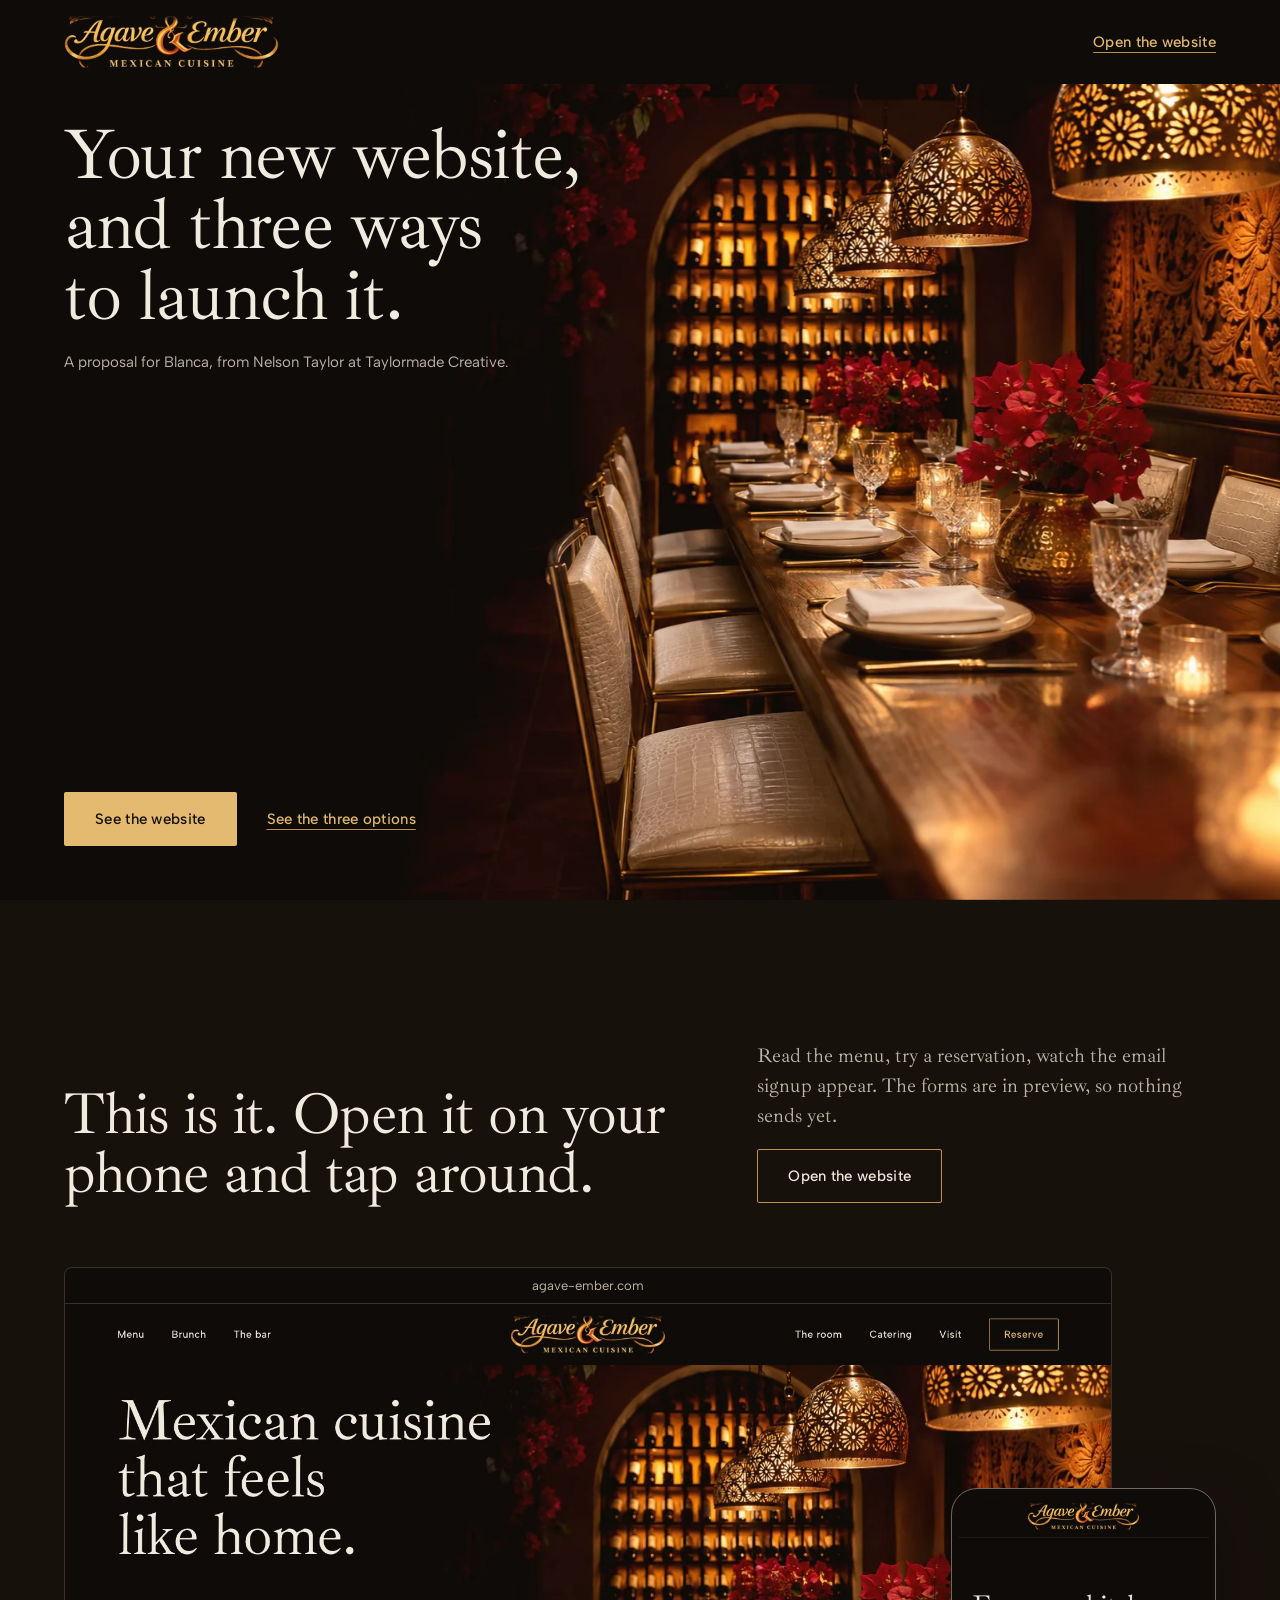
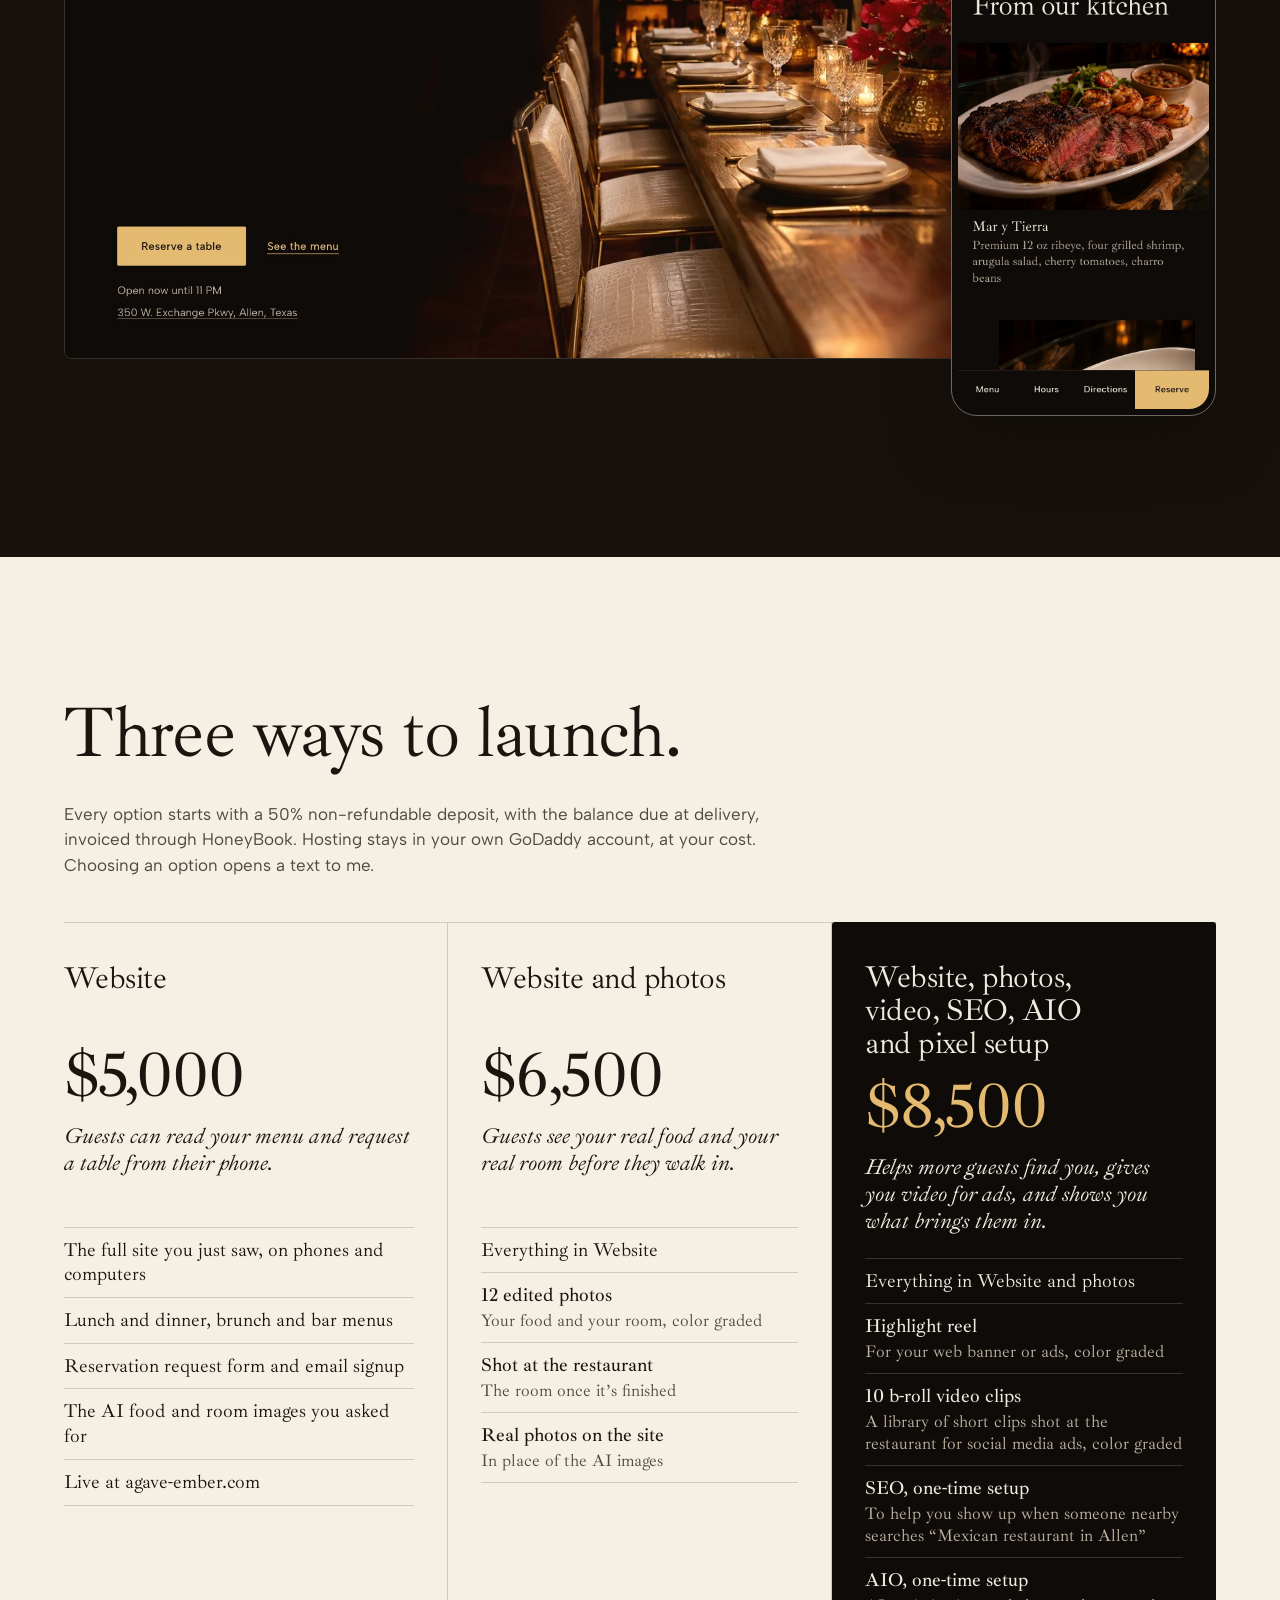
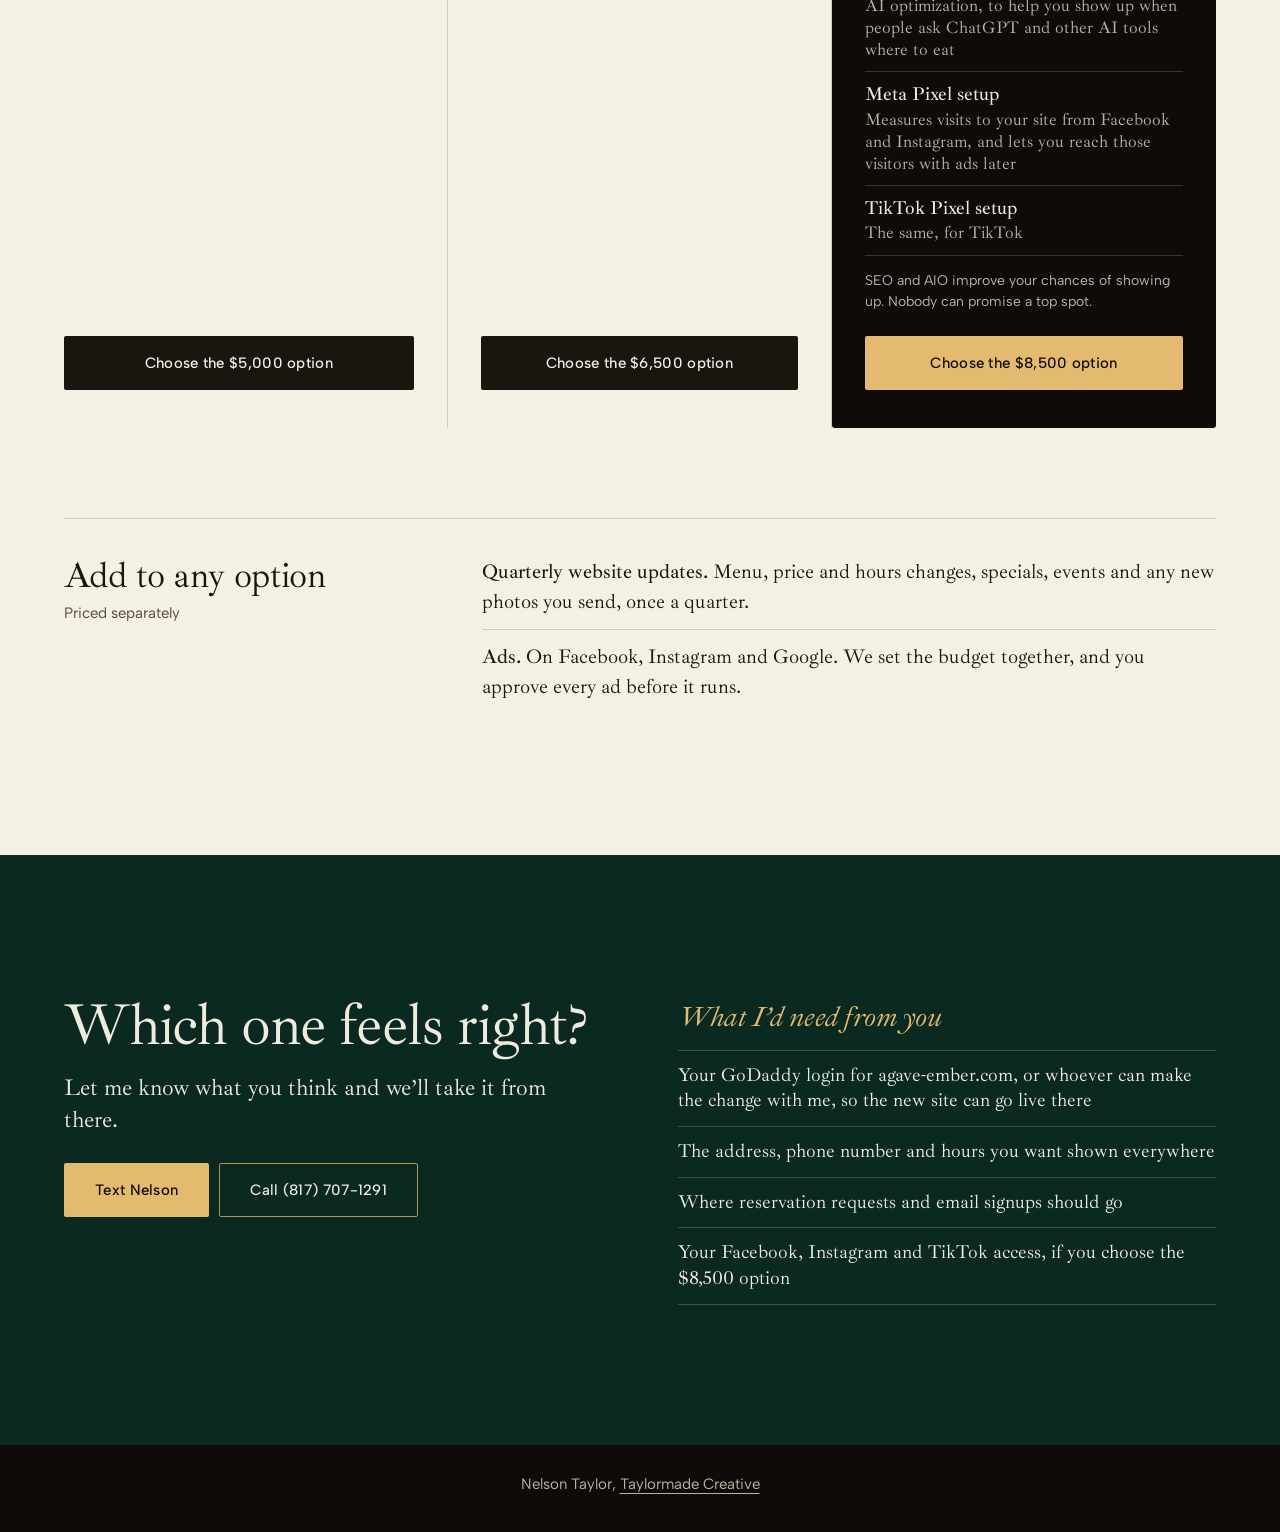
<file: index.html>
<!doctype html>
<html lang="en">
<head>
<meta charset="utf-8">
<meta name="viewport" content="width=device-width, initial-scale=1, viewport-fit=cover">
<title>Agave &amp; Ember: your new website</title>
<meta name="description" content="A proposal for Blanca at Agave &amp; Ember, from Nelson Taylor at Taylormade Creative.">
<meta name="robots" content="noindex, nofollow">
<meta name="theme-color" content="#0f0b08">
<meta property="og:type" content="website">
<meta property="og:title" content="Agave &amp; Ember: your new website">
<meta property="og:description" content="Your new website, and three ways to launch it. A proposal for Blanca from Nelson Taylor at Taylormade Creative.">
<meta property="og:url" content="https://taylormadecreative.github.io/agave-ember-proposal/">
<meta property="og:image" content="https://taylormadecreative.github.io/agave-ember-proposal/site/img/og.jpg?v=2">
<meta property="og:image:width" content="1200">
<meta property="og:image:height" content="630">
<meta property="og:image:alt" content="Agave &amp; Ember Mexican Cuisine logo beside a candlelit private dining table">
<meta name="twitter:card" content="summary_large_image">
<meta name="twitter:image" content="https://taylormadecreative.github.io/agave-ember-proposal/site/img/og.jpg?v=2">
<link rel="icon" type="image/png" href="site/img/favicon.png">
<link rel="apple-touch-icon" href="site/img/apple-touch-icon.png">
<link rel="preconnect" href="https://fonts.googleapis.com">
<link rel="preconnect" href="https://fonts.gstatic.com" crossorigin>
<link href="https://fonts.googleapis.com/css2?family=Albert+Sans:wght@400;500;600&family=Ibarra+Real+Nova:ital,wght@0,400;0,500;1,400&display=swap" rel="stylesheet">
<style>
:root {
  --night: #0f0b08; --night-2: #17110c; --night-line: oklch(0.32 0.018 60); --control-line: oklch(0.52 0.018 60);
  --agave: oklch(0.255 0.04 172); --agave-line: oklch(0.42 0.04 172);
  --paper: oklch(0.955 0.016 85); --paper-line: oklch(0.84 0.03 80);
  --ink: oklch(0.2 0.015 60); --ink-2: oklch(0.41 0.02 60);
  --cream: oklch(0.94 0.016 85); --muted: oklch(0.77 0.024 78);
  --gold: oklch(0.81 0.105 82); --gold-2: oklch(0.68 0.1 78); --gold-ink: oklch(0.47 0.09 72);
  --f-serif: "Ibarra Real Nova", "Iowan Old Style", Georgia, serif; --f-ui: "Albert Sans", system-ui, sans-serif;
  --t-display: clamp(3rem, 5.6vw, 6rem); --t-h2: clamp(2.75rem, 4.6vw, 4.75rem); --t-lg: clamp(1.35rem, 1.8vw, 1.625rem);
  --gutter: clamp(22px, 5vw, 80px); --max: 1320px; --section: clamp(80px, 11vw, 168px); --header-h: 84px;
  --ease-slow: cubic-bezier(0.16, 1, 0.3, 1);
}
*, *::before, *::after { box-sizing: border-box; }
html { overflow-x: clip; scroll-behavior: smooth; scroll-padding-top: 20px; -webkit-text-size-adjust: 100%; }
body { margin: 0; overflow-x: clip; background: var(--night); color: var(--cream); font: 400 1.25rem/1.5 var(--f-serif); font-variant-numeric: lining-nums; -webkit-font-smoothing: antialiased; }
img { display: block; max-width: 100%; height: auto; }
figure { margin: 0; }
a { color: inherit; text-underline-offset: 0.25em; text-decoration-thickness: 1px; }
h1, h2, h3 { font-family: var(--f-serif); font-weight: 400; margin: 0; letter-spacing: -0.018em; }
h2 { font-size: var(--t-h2); line-height: 1; text-wrap: balance; }
p { margin: 0; }
ul { margin: 0; padding: 0; list-style: none; }
:focus-visible { outline: 2px solid var(--gold); outline-offset: 3px; }
.tiers-section :focus-visible { outline-color: var(--ink); }
.tier-full :focus-visible { outline-color: var(--gold); }
.wrap { width: 100%; max-width: calc(var(--max) + var(--gutter) * 2); margin-inline: auto; padding-inline: var(--gutter); }

.btn { display: inline-flex; align-items: center; justify-content: center; min-height: 54px; padding: 14px 30px; border: 1px solid transparent; border-radius: 2px; font: 500 0.9375rem/1.2 var(--f-ui); letter-spacing: 0.02em; text-decoration: none; text-align: center; cursor: pointer; transition: background-color 220ms ease, color 220ms ease, border-color 220ms ease, transform 160ms cubic-bezier(0.23, 1, 0.32, 1); }
.btn:active { transform: scale(0.98); }
.btn-gold { background: var(--gold); color: var(--night); }
.btn-line { border-color: var(--gold-2); color: var(--cream); }
.btn-ink { background: var(--ink); color: var(--paper); }
.text-link { display: inline-flex; align-items: center; min-height: 44px; color: var(--gold); font: 500 0.9375rem/1.2 var(--f-ui); letter-spacing: 0.02em; text-decoration: underline; text-decoration-color: var(--gold-2); text-underline-offset: 0.35em; }
@media (hover: hover) and (pointer: fine) {
  .btn-gold:hover { background: oklch(0.87 0.1 84); }
  .btn-line:hover { background: var(--gold); border-color: var(--gold); color: var(--night); }
  .btn-ink:hover { background: var(--agave); }
  .text-link:hover { color: var(--cream); text-decoration-color: var(--cream); }
}

/* Hero: the site's own */
.top { display: flex; align-items: center; justify-content: space-between; gap: 20px; height: var(--header-h); padding-inline: max(var(--gutter), calc((100vw - var(--max)) / 2)); position: relative; z-index: 2; }
.top img { height: 52px; width: auto; }
.hero { position: relative; min-height: 100dvh; display: flex; flex-direction: column; overflow: clip; }
.hero-photo { position: absolute; z-index: 0; top: var(--header-h); bottom: 0; right: -9vw; width: 100vw; overflow: hidden; }
.hero-photo img { width: 100%; height: 100%; object-fit: cover; object-position: 50% 40%; animation: lightsUp 1500ms ease both; }
@keyframes lightsUp { from { opacity: 0; transform: scale(1.03); } to { opacity: 1; transform: none; } }
.hero-copy { position: relative; z-index: 1; flex: 1; display: flex; flex-direction: column; justify-content: space-between; gap: 40px; width: 100%; max-width: calc(var(--max) + var(--gutter) * 2); margin-inline: auto; padding: clamp(20px, 4dvh, 56px) var(--gutter) clamp(32px, 6dvh, 64px); }
.hero h1 { font-size: var(--t-display); line-height: 0.98; }
.hero-for { color: var(--muted); font: 400 0.9375rem/1.5 var(--f-ui); margin-top: 20px; }
.hero-actions { display: flex; flex-wrap: wrap; align-items: center; gap: 14px 30px; }

/* The website */
.site { padding-block: var(--section); background: var(--night-2); }
.site-head { display: grid; grid-template-columns: minmax(0, 7fr) minmax(0, 5fr); gap: 20px clamp(24px, 4vw, 64px); align-items: end; margin-bottom: clamp(36px, 5vw, 64px); }
.site-head p { color: var(--muted); max-width: 26em; margin-bottom: 18px; }
.stage { position: relative; padding-right: 9%; padding-bottom: 5%; }
.browser { border: 1px solid var(--night-line); border-radius: 8px; overflow: hidden; background: var(--night); }
.bar { display: flex; align-items: center; justify-content: center; height: 36px; font: 400 0.8125rem/1 var(--f-ui); color: var(--muted); border-bottom: 1px solid var(--night-line); }
.phone { position: absolute; right: 0; bottom: 0; width: 23%; padding: 6px; background: var(--night); border: 1px solid var(--control-line); border-radius: 26px; box-shadow: 0 24px 60px rgb(15 11 8 / 0.6); }
.phone img { border-radius: 20px; }

/* Tiers: the menu */
.tiers-section { background: var(--paper); color: var(--ink); padding-block: var(--section); }
.tiers-section h2 { font-size: var(--t-display); margin-bottom: clamp(36px, 5vw, 64px); }
.tiers { display: grid; grid-template-columns: repeat(3, minmax(0, 1fr)); align-items: stretch; border-top: 1px solid var(--paper-line); }
.tier { display: flex; flex-direction: column; padding: clamp(26px, 3vw, 40px) clamp(22px, 2.6vw, 36px) clamp(28px, 3vw, 40px); border-right: 1px solid var(--paper-line); }
.tier:first-child { padding-left: 0; }
.tier h3 { font-size: clamp(1.75rem, 2.4vw, 2.25rem); line-height: 1.08; margin-bottom: 14px; min-height: 2.2em; text-wrap: balance; }
.price { font: 400 clamp(3rem, 5vw, 4.75rem)/1 var(--f-serif); letter-spacing: -0.02em; margin-bottom: 16px; }
.tier-result { font-size: clamp(1.3125rem, 1.7vw, 1.5rem); font-style: italic; line-height: 1.25; min-height: 3.75em; margin-bottom: 22px; }
.tier-full .tier-result { color: var(--cream); }
.tier ul { margin-bottom: 28px; }
.tier li { padding: 10px 0; border-top: 1px solid var(--paper-line); font-size: 1.1875rem; line-height: 1.3; }
.tier li:last-child { border-bottom: 1px solid var(--paper-line); }
.tier li strong { font-weight: 500; }
.tier li span { display: block; color: var(--ink-2); font-size: 1.0625rem; margin-top: 2px; }
.tier .btn { margin-top: auto; width: 100%; }
.tier-full { background: var(--night); color: var(--cream); border-right: 0; border-radius: 3px; margin-top: -1px; }
.tier-full li { border-color: var(--night-line) !important; }
.tier-full li span { color: var(--muted); }
.tier-full .price { color: var(--gold); }
.terms { margin-top: calc(clamp(36px, 5vw, 64px) * -0.5); margin-bottom: clamp(28px, 3.5vw, 44px); max-width: 44em; font: 400 1.0625rem/1.5 var(--f-ui); color: var(--ink-2); }
.tier-index { display: none; }
.tier-note { margin: -14px 0 24px; font: 400 0.875rem/1.5 var(--f-ui); color: var(--muted); }
.addons { display: grid; grid-template-columns: minmax(0, 4fr) minmax(0, 8fr); gap: 20px clamp(24px, 4vw, 64px); margin-top: clamp(56px, 7vw, 96px); padding-top: clamp(28px, 3vw, 40px); border-top: 1px solid var(--paper-line); }
.addons h3 { font-size: clamp(1.9rem, 2.8vw, 2.5rem); line-height: 1.05; }
.addons h3 span { display: block; margin-top: 8px; font: 400 0.9375rem/1.4 var(--f-ui); letter-spacing: 0; color: var(--ink-2); }
.addons li { padding-block: 12px; border-top: 1px solid var(--paper-line); }
.addons li:first-child { border-top: 0; padding-top: 0; }
.addons strong { font-weight: 500; }

/* Next */
.next { background: var(--agave); padding-block: var(--section); }
.next-grid { display: grid; grid-template-columns: minmax(0, 6fr) minmax(0, 6fr); gap: 44px clamp(32px, 6vw, 96px); align-items: start; }
.next h2 { margin-bottom: 18px; }
.next-lead { font-size: var(--t-lg); line-height: 1.35; max-width: 22em; margin-bottom: 28px; }
.next-actions { display: flex; flex-wrap: wrap; gap: 10px; }
.next h3 { font-size: clamp(1.6rem, 2.2vw, 2rem); font-style: italic; color: var(--gold); margin-bottom: 12px; }
.next li { padding-block: 12px; border-top: 1px solid var(--agave-line); font-size: 1.1875rem; line-height: 1.35; }
.next li:last-child { border-bottom: 1px solid var(--agave-line); }
.sign { padding: 28px var(--gutter) 36px; text-align: center; font: 400 0.9375rem/1.5 var(--f-ui); color: var(--muted); }

@media (max-width: 1000px) {
  .tier-index { display: block; margin: -6px 0 26px; border-top: 1px solid var(--paper-line); }
  .tier-index a { display: flex; align-items: center; justify-content: space-between; gap: 18px; min-height: 52px; padding-block: 10px; font-size: 1.1875rem; line-height: 1.2; color: var(--ink); text-decoration: none; border-bottom: 1px solid var(--paper-line); }
  .tier-index a span:last-child { flex: none; font-size: 1.4375rem; }
  .terms { margin-top: 0; }
  .tier { scroll-margin-top: 12px; }
  .tiers { grid-template-columns: minmax(0, 1fr); border-top: 0; gap: 0; }
  .tier, .tier:first-child { padding: 28px 0 36px; border-right: 0; border-top: 1px solid var(--paper-line); }
  .tier h3 { min-height: 0; }
  .tier-result { min-height: 0; }
  .tier-full { padding: 28px 24px 32px; margin-inline: calc(var(--gutter) * -1 + 8px); border-top: 0; }
}
@media (max-width: 860px) {
  :root { --header-h: 66px; }
  .top { justify-content: center; }
  .top .text-link { display: none; }
  .top img { height: 42px; }
  .hero { min-height: 0; }
  .hero-photo { position: relative; top: auto; bottom: auto; right: auto; width: 100%; }
  .hero-photo img { height: auto; aspect-ratio: 1.12; max-height: 58dvh; object-position: 72% 60%; }
  .hero-copy { display: block; padding: 22px var(--gutter) 44px; }
  .hero h1 { font-size: clamp(2.9rem, 12.6vw, 5.5rem); }
  .hero-for { margin: 16px 0 24px; }
  .site-head, .addons, .next-grid { grid-template-columns: minmax(0, 1fr); }
  .stage { padding-right: 0; padding-bottom: 26%; }
  .phone { width: 36%; right: 4%; border-radius: 20px; padding: 4px; }
  .phone img { border-radius: 16px; }
  .bar { height: 28px; font-size: 0.6875rem; }
  .next-actions .btn { flex: 1 1 100%; }
}
@media (prefers-reduced-motion: reduce) {
  html { scroll-behavior: auto; }
  *, *::before, *::after { animation: none !important; transition: none !important; }
}
</style>
</head>
<body>

<div class="hero">
  <header class="top">
    <img src="site/img/logo-wordmark.webp" alt="Agave &amp; Ember Mexican Cuisine" width="640" height="155">
    <a class="text-link" href="site/" target="_blank" rel="noopener">Open the website</a>
  </header>
  <figure class="hero-photo">
    <img width="1536" height="1024" src="site/img/hero-dining-1536.webp" srcset="site/img/hero-dining-1000.webp 1000w, site/img/hero-dining-1536.webp 1536w" sizes="100vw" alt="A candlelit private dining table with gold-framed chairs and an arched wine wall" fetchpriority="high">
  </figure>
  <div class="hero-copy">
    <div>
      <h1>Your new website,<br>and three ways<br>to launch it.</h1>
      <p class="hero-for">A proposal for Blanca, from Nelson Taylor at Taylormade Creative.</p>
    </div>
    <div class="hero-actions">
      <a class="btn btn-gold" href="site/" target="_blank" rel="noopener">See the website</a>
      <a class="text-link" href="#options">See the three options</a>
    </div>
  </div>
</div>

<main>
<section class="site" aria-labelledby="site-title">
  <div class="wrap">
    <div class="site-head">
      <h2 id="site-title">This is it. Open it on your phone and tap around.</h2>
      <div>
        <p>Read the menu, try a reservation, watch the email signup appear. The forms are in preview, so nothing sends yet.</p>
        <a class="btn btn-line" href="site/" target="_blank" rel="noopener">Open the website</a>
      </div>
    </div>
    <div class="stage">
      <div class="browser">
        <div class="bar">agave-ember.com</div>
        <img src="img/shot-desktop.jpg" alt="The Agave &amp; Ember website on a computer, showing the private dining hero" width="1800" height="1125" loading="lazy">
      </div>
      <div class="phone"><img src="img/shot-phone.jpg" alt="The Agave &amp; Ember website on a phone, showing the kitchen section" width="780" height="1600" loading="lazy"></div>
    </div>
  </div>
</section>

<section class="tiers-section" id="options" aria-labelledby="options-title">
  <div class="wrap">
    <h2 id="options-title">Three ways to launch.</h2>
    <ul class="tier-index" aria-label="The three options">
      <li><a href="#tier-1"><span>Website</span><span>$5,000</span></a></li>
      <li><a href="#tier-2"><span>Website and photos</span><span>$6,500</span></a></li>
      <li><a href="#tier-3"><span>Website, photos, video, SEO, AIO and pixel setup</span><span>$8,500</span></a></li>
    </ul>
    <p class="terms">Every option starts with a 50% non-refundable deposit, with the balance due at delivery, invoiced through HoneyBook. Hosting stays in your own GoDaddy account, at your cost. Choosing an option opens a text to me.</p>
    <div class="tiers">
      <article class="tier" id="tier-1">
        <h3>Website</h3>
        <p class="price">$5,000</p>
        <p class="tier-result">Guests can read your menu and request a table from their phone.</p>
        <ul>
          <li>The full site you just saw, on phones and computers</li>
          <li>Lunch and dinner, brunch and bar menus</li>
          <li>Reservation request form and email signup</li>
          <li>The AI food and room images you asked for</li>
          <li>Live at agave-ember.com</li>
        </ul>
        <a class="btn btn-ink" href="sms:+18177071291?&amp;body=Hi%20Nelson%2C%20this%20is%20Blanca%20from%20Agave%20%26%20Ember.%20I%20would%20like%20to%20go%20with%20the%20Website%20option%20at%20%245%2C000.">Choose the $5,000 option</a>
      </article>
      <article class="tier" id="tier-2">
        <h3>Website and photos</h3>
        <p class="price">$6,500</p>
        <p class="tier-result">Guests see your real food and your real room before they walk in.</p>
        <ul>
          <li>Everything in Website</li>
          <li><strong>12 edited photos</strong><span>Your food and your room, color graded</span></li>
          <li><strong>Shot at the restaurant</strong><span>The room once it’s finished</span></li>
          <li><strong>Real photos on the site</strong><span>In place of the AI images</span></li>
        </ul>
        <a class="btn btn-ink" href="sms:+18177071291?&amp;body=Hi%20Nelson%2C%20this%20is%20Blanca%20from%20Agave%20%26%20Ember.%20I%20would%20like%20to%20go%20with%20the%20Website%20and%20photos%20option%20at%20%246%2C500.">Choose the $6,500 option</a>
      </article>
      <article class="tier tier-full" id="tier-3">
        <h3>Website, photos, video, SEO, AIO and pixel setup</h3>
        <p class="price">$8,500</p>
        <p class="tier-result">Helps more guests find you, gives you video for ads, and shows you what brings them in.</p>
        <ul>
          <li>Everything in Website and photos</li>
          <li><strong>Highlight reel</strong><span>For your web banner or ads, color graded</span></li>
          <li><strong>10 b-roll video clips</strong><span>A library of short clips shot at the restaurant for social media ads, color graded</span></li>
          <li><strong>SEO, one-time setup</strong><span>To help you show up when someone nearby searches “Mexican restaurant in Allen”</span></li>
          <li><strong>AIO, one-time setup</strong><span>AI optimization, to help you show up when people ask ChatGPT and other AI tools where to eat</span></li>
          <li><strong>Meta Pixel setup</strong><span>Measures visits to your site from Facebook and Instagram, and lets you reach those visitors with ads later</span></li>
          <li><strong>TikTok Pixel setup</strong><span>The same, for TikTok</span></li>
        </ul>
        <p class="tier-note">SEO and AIO improve your chances of showing up. Nobody can promise a top spot.</p>
        <a class="btn btn-gold" href="sms:+18177071291?&amp;body=Hi%20Nelson%2C%20this%20is%20Blanca%20from%20Agave%20%26%20Ember.%20I%20would%20like%20to%20go%20with%20the%20Website%2C%20photos%2C%20video%2C%20SEO%2C%20AIO%20and%20pixel%20setup%20option%20at%20%248%2C500.">Choose the $8,500 option</a>
      </article>
    </div>
    <div class="addons">
      <h3>Add to any option<span>Priced separately</span></h3>
      <ul>
        <li><strong>Quarterly website updates.</strong> Menu, price and hours changes, specials, events and any new photos you send, once a quarter.</li>
        <li><strong>Ads.</strong> On Facebook, Instagram and Google. We set the budget together, and you approve every ad before it runs.</li>
      </ul>
    </div>
  </div>
</section>

<section class="next" aria-labelledby="next-title">
  <div class="wrap next-grid">
    <div>
      <h2 id="next-title">Which one feels right?</h2>
      <p class="next-lead">Let me know what you think and we’ll take it from there.</p>
      <div class="next-actions">
        <a class="btn btn-gold" href="sms:+18177071291?&amp;body=Hi%20Nelson%2C%20this%20is%20Blanca%20from%20Agave%20%26%20Ember.%20I%20have%20a%20question%20about%20the%20proposal.">Text Nelson</a>
        <a class="btn btn-line" href="tel:+18177071291">Call (817) 707-1291</a>
      </div>
    </div>
    <div>
      <h3>What I’d need from you</h3>
      <ul>
        <li>Your GoDaddy login for agave-ember.com, or whoever can make the change with me, so the new site can go live there</li>
        <li>The address, phone number and hours you want shown everywhere</li>
        <li>Where reservation requests and email signups should go</li>
        <li>Your Facebook, Instagram and TikTok access, if you choose the $8,500 option</li>
      </ul>
    </div>
  </div>
</section>

</main>

<p class="sign">Nelson Taylor, <a href="https://www.taylormadecreative.net" target="_blank" rel="noopener">Taylormade Creative</a></p>

</body>
</html>
</file>
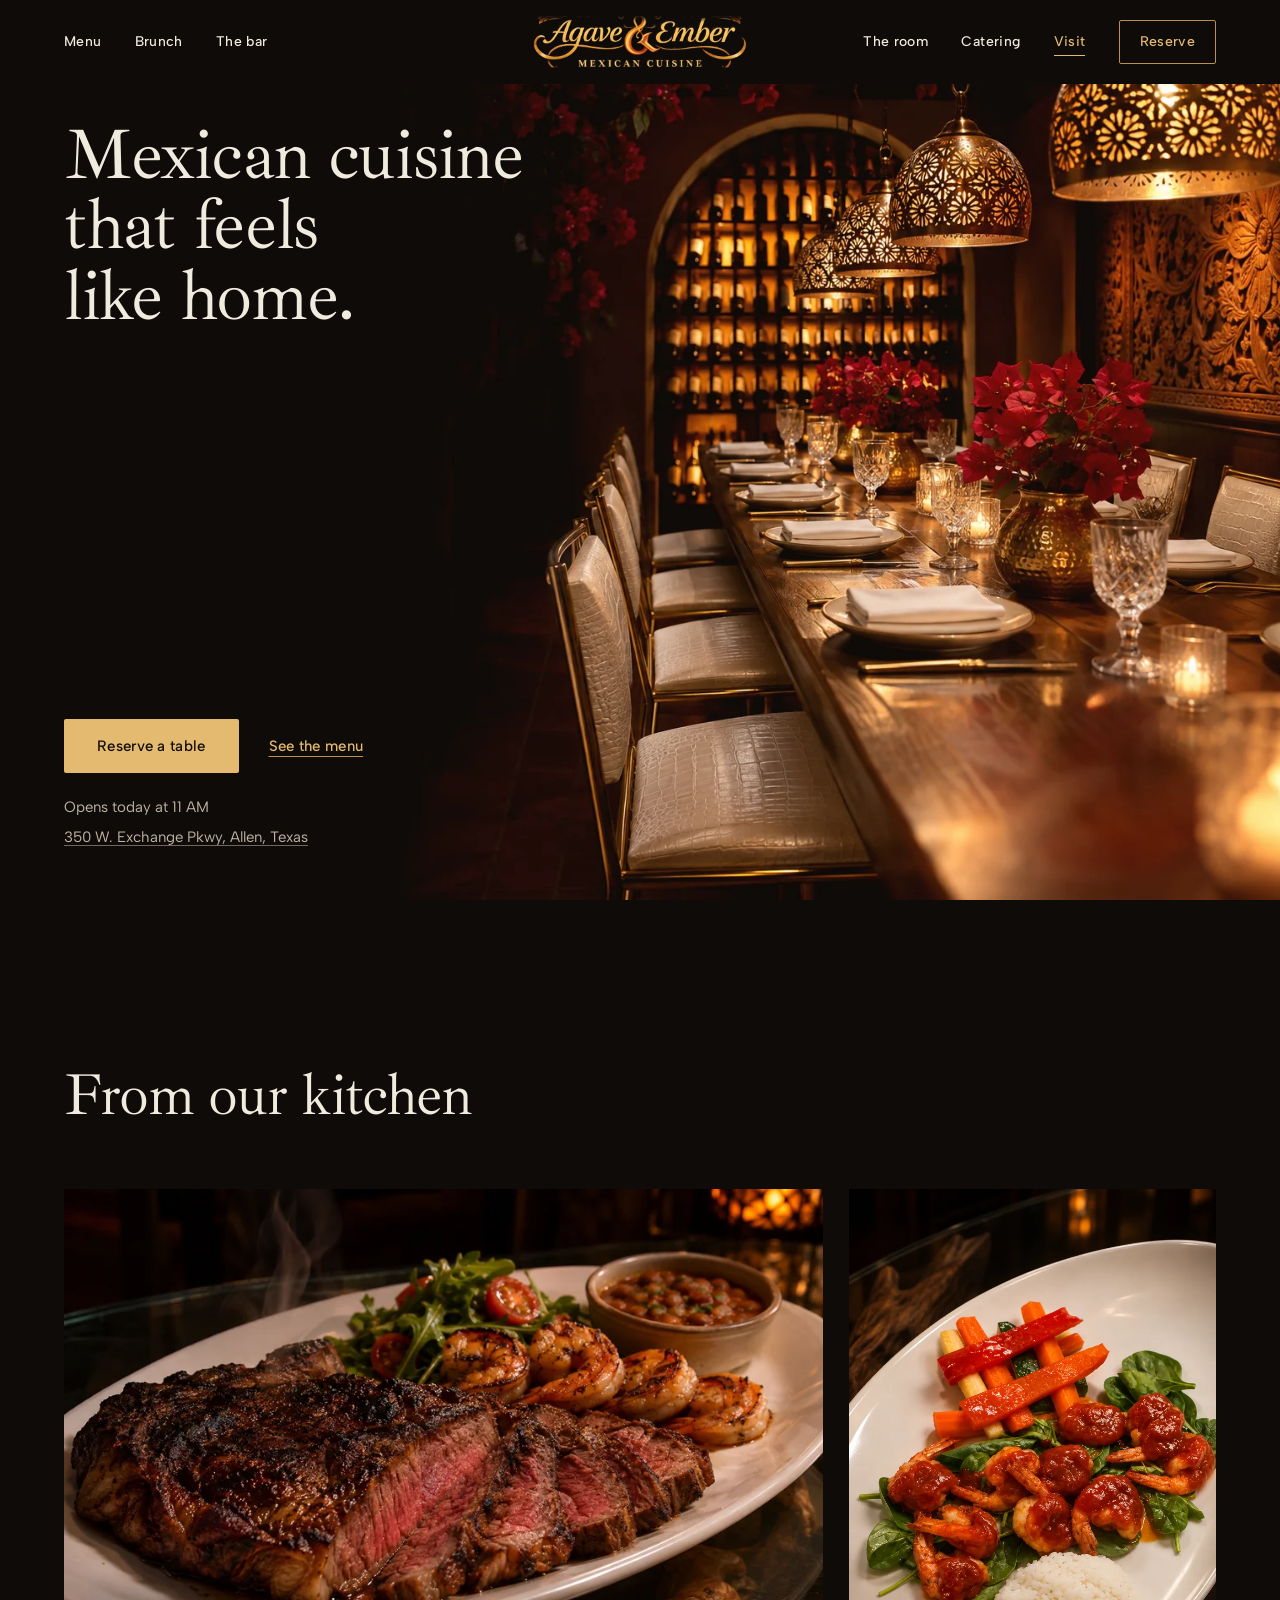
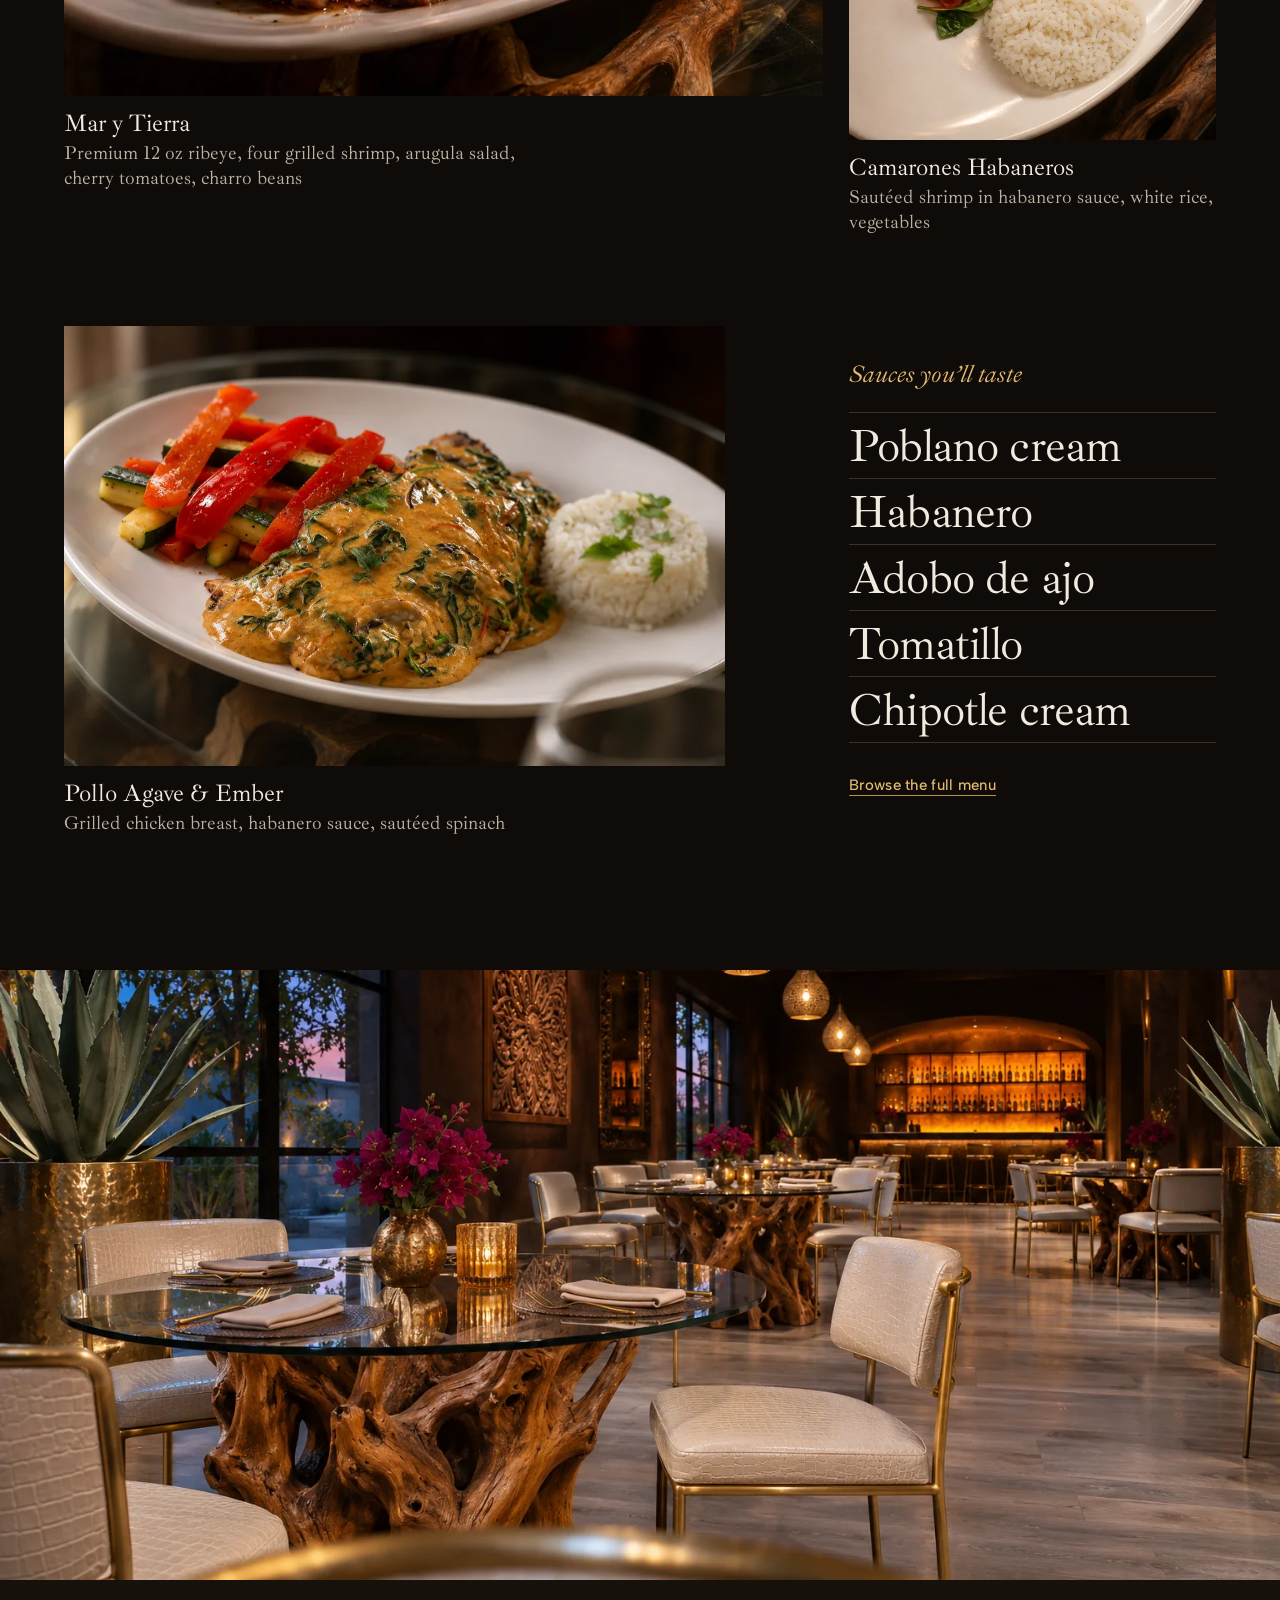
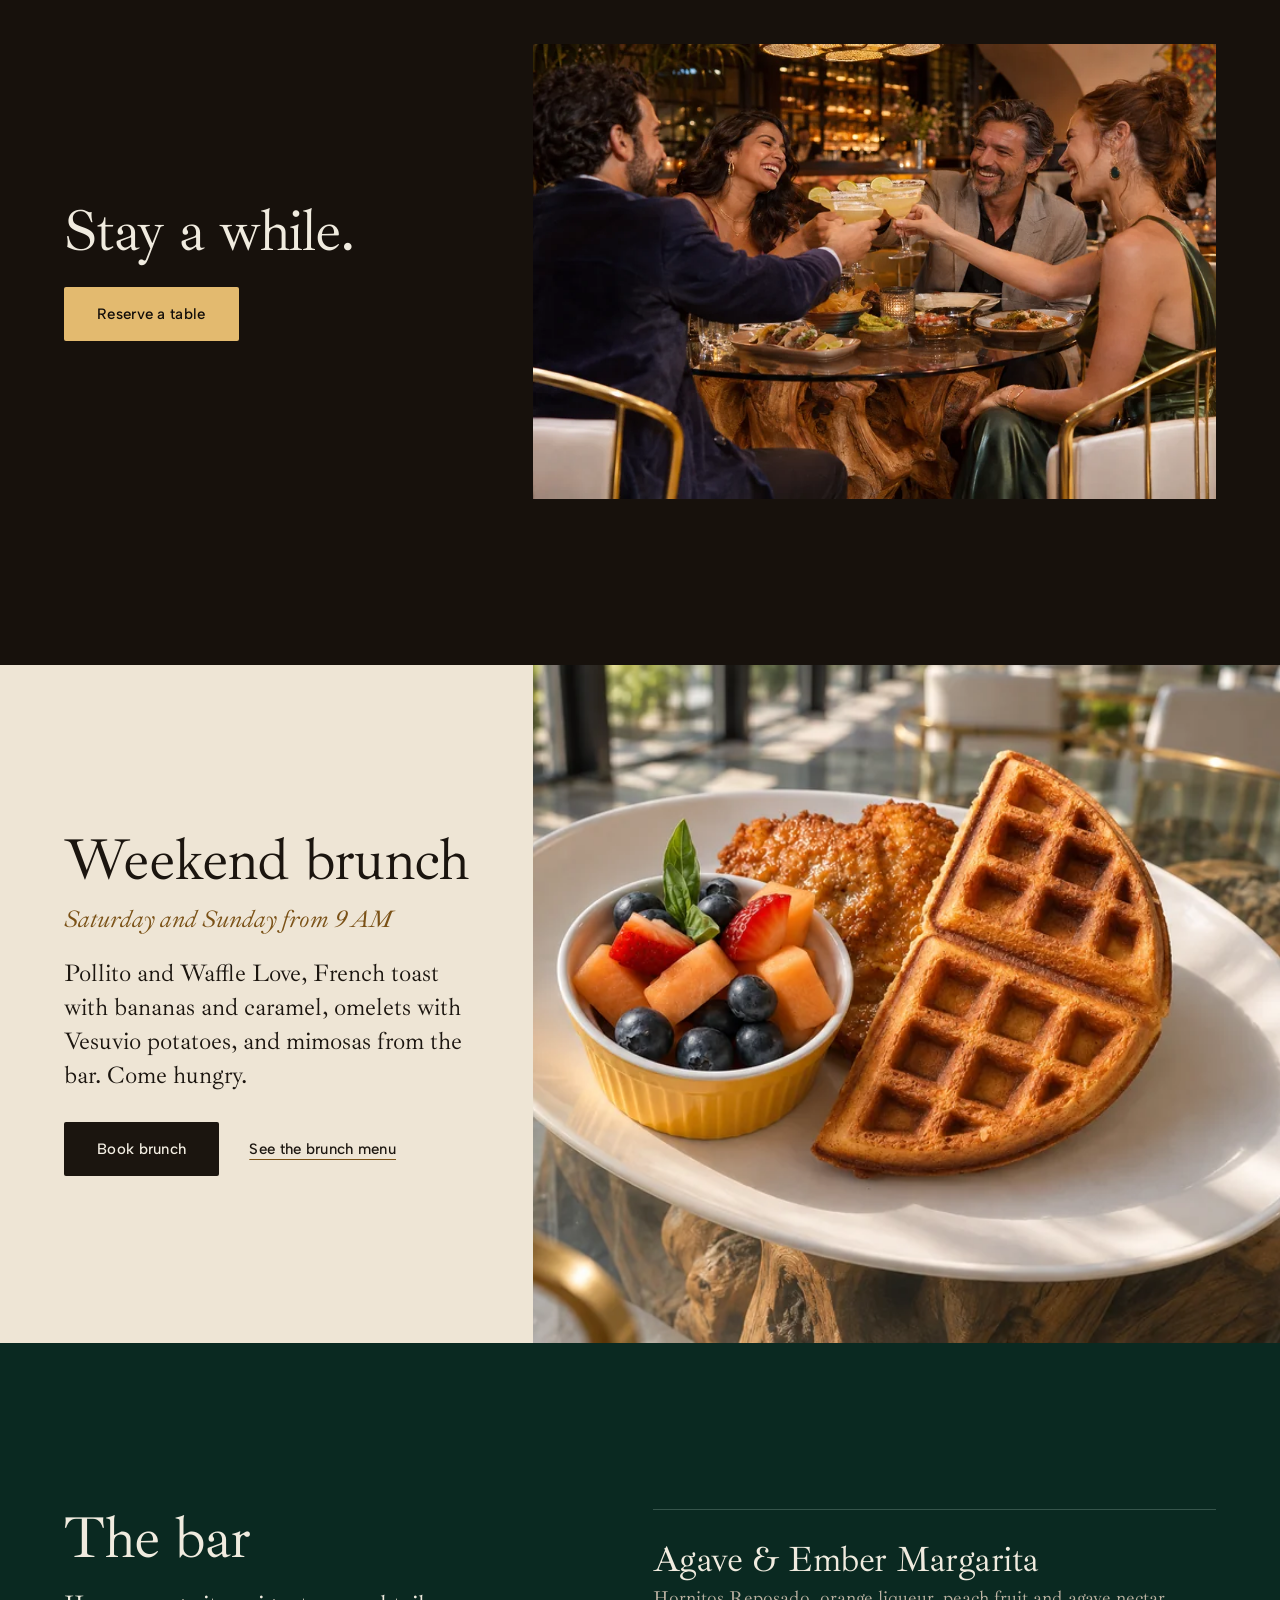
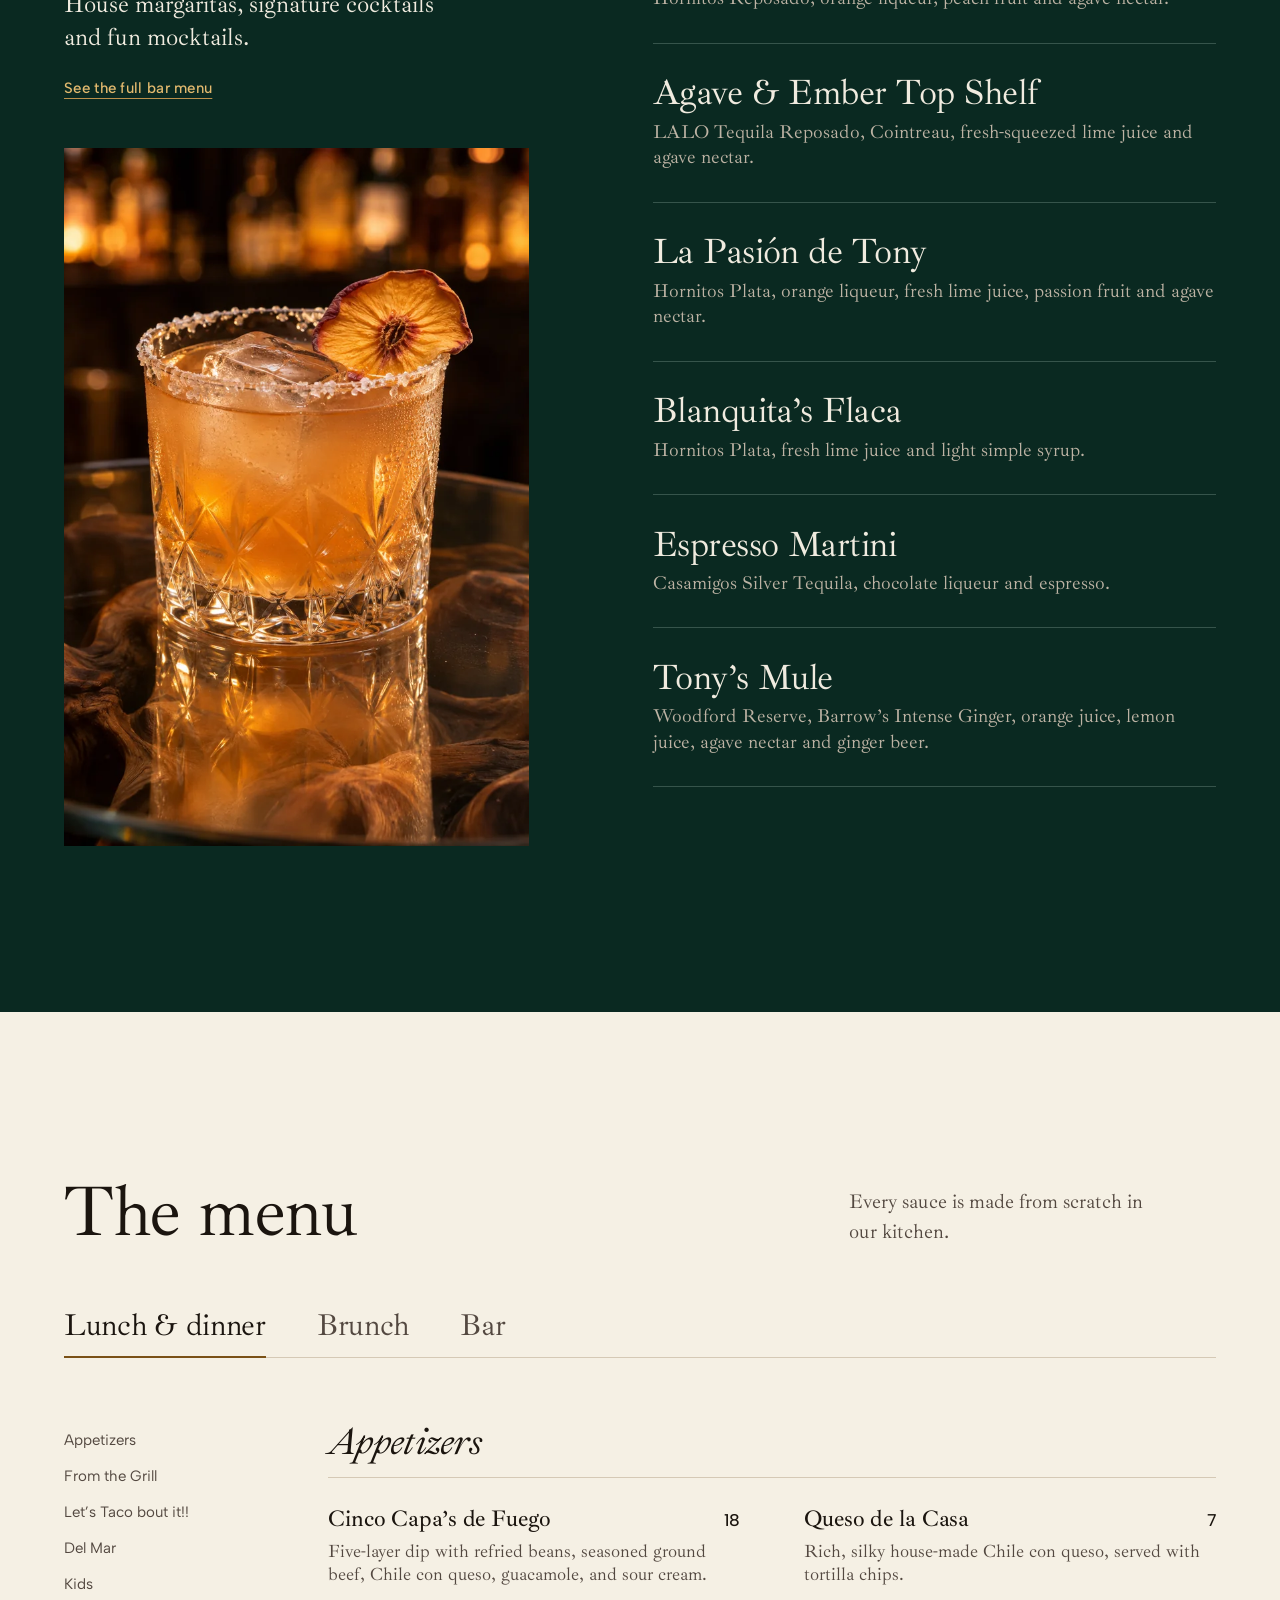
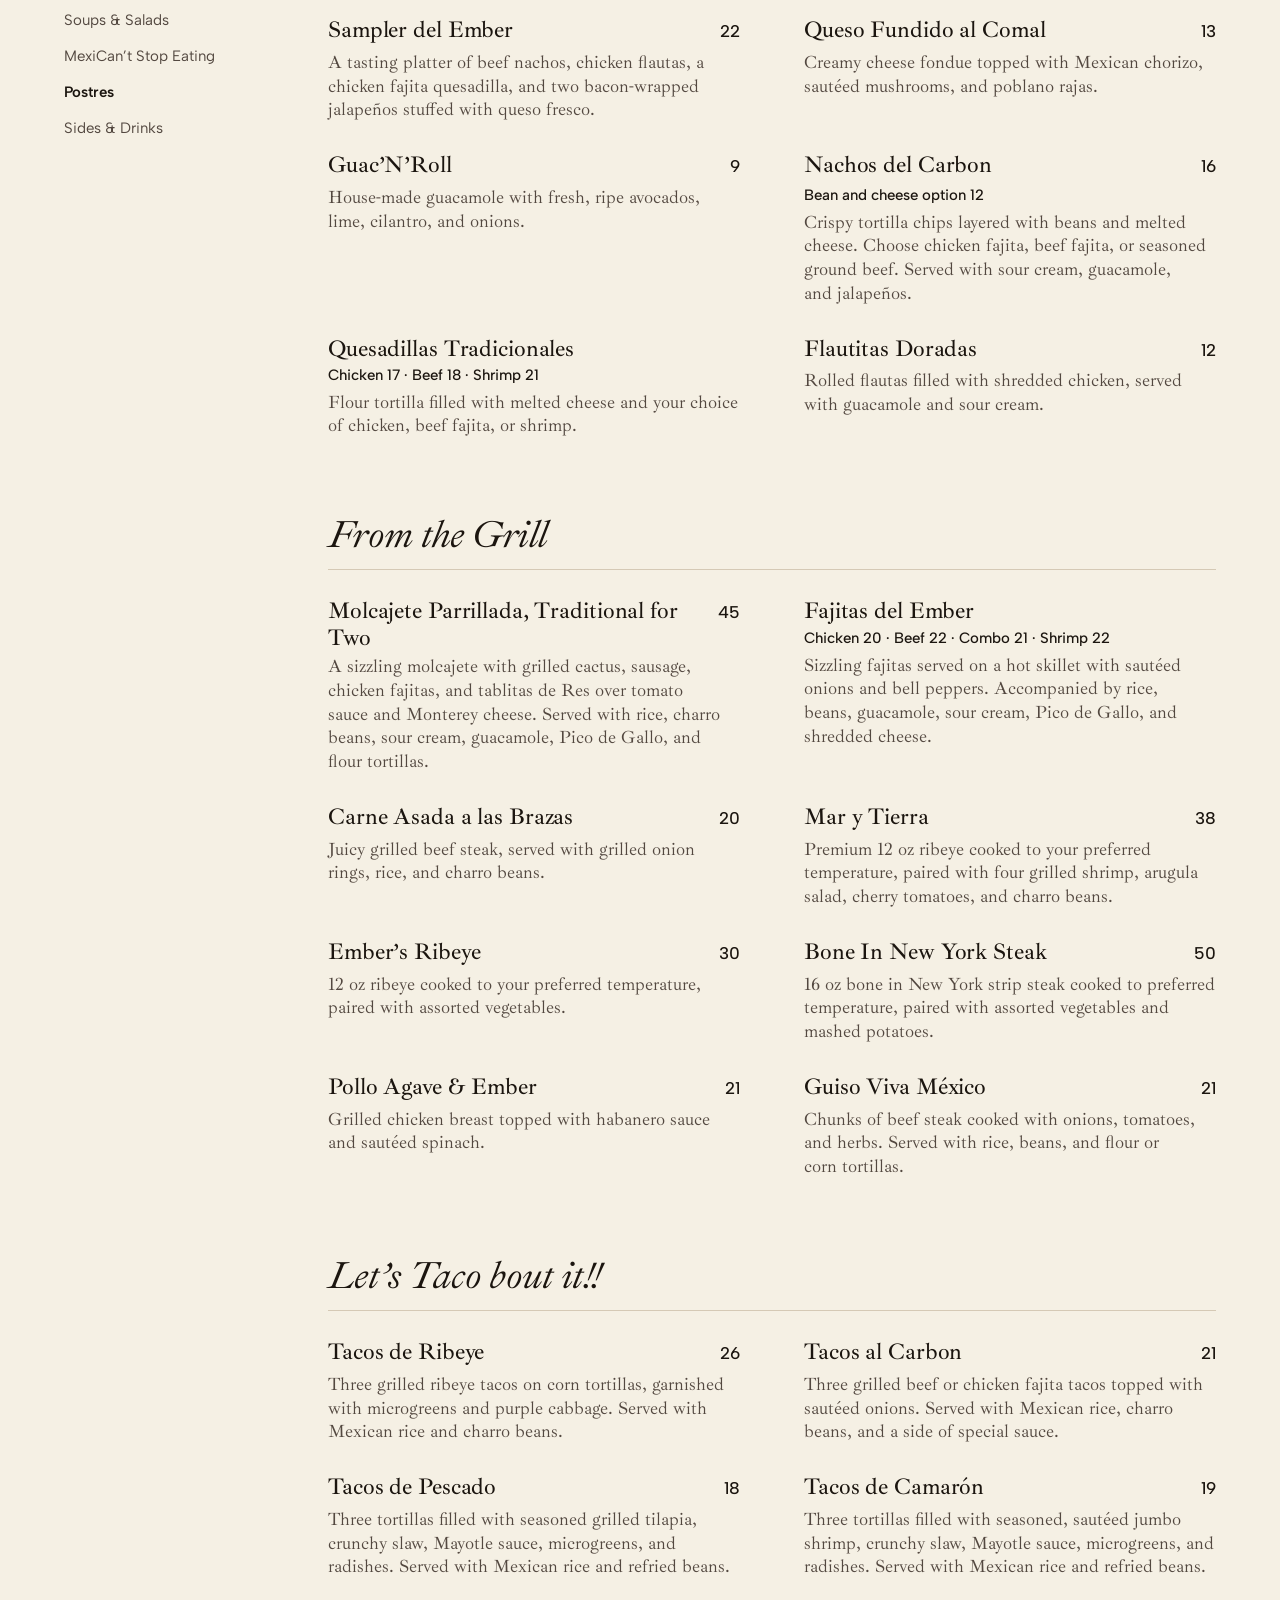
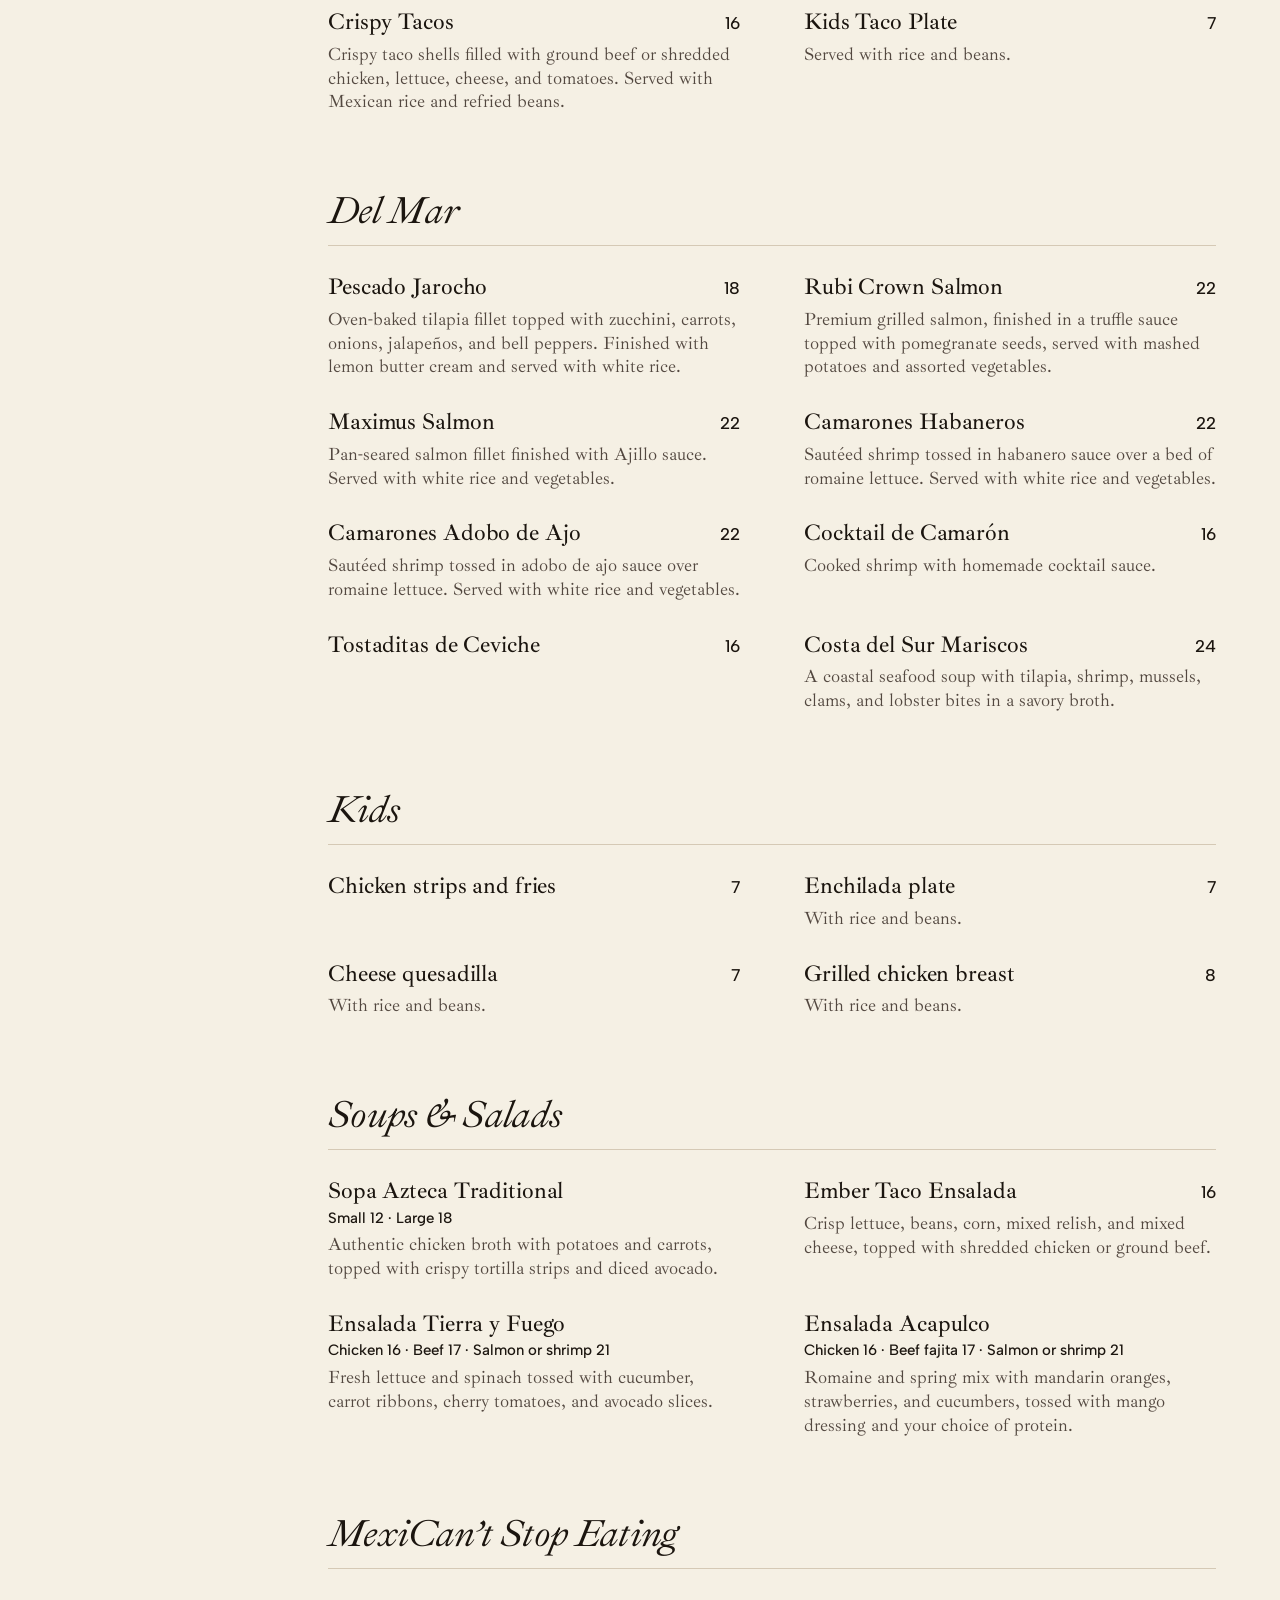
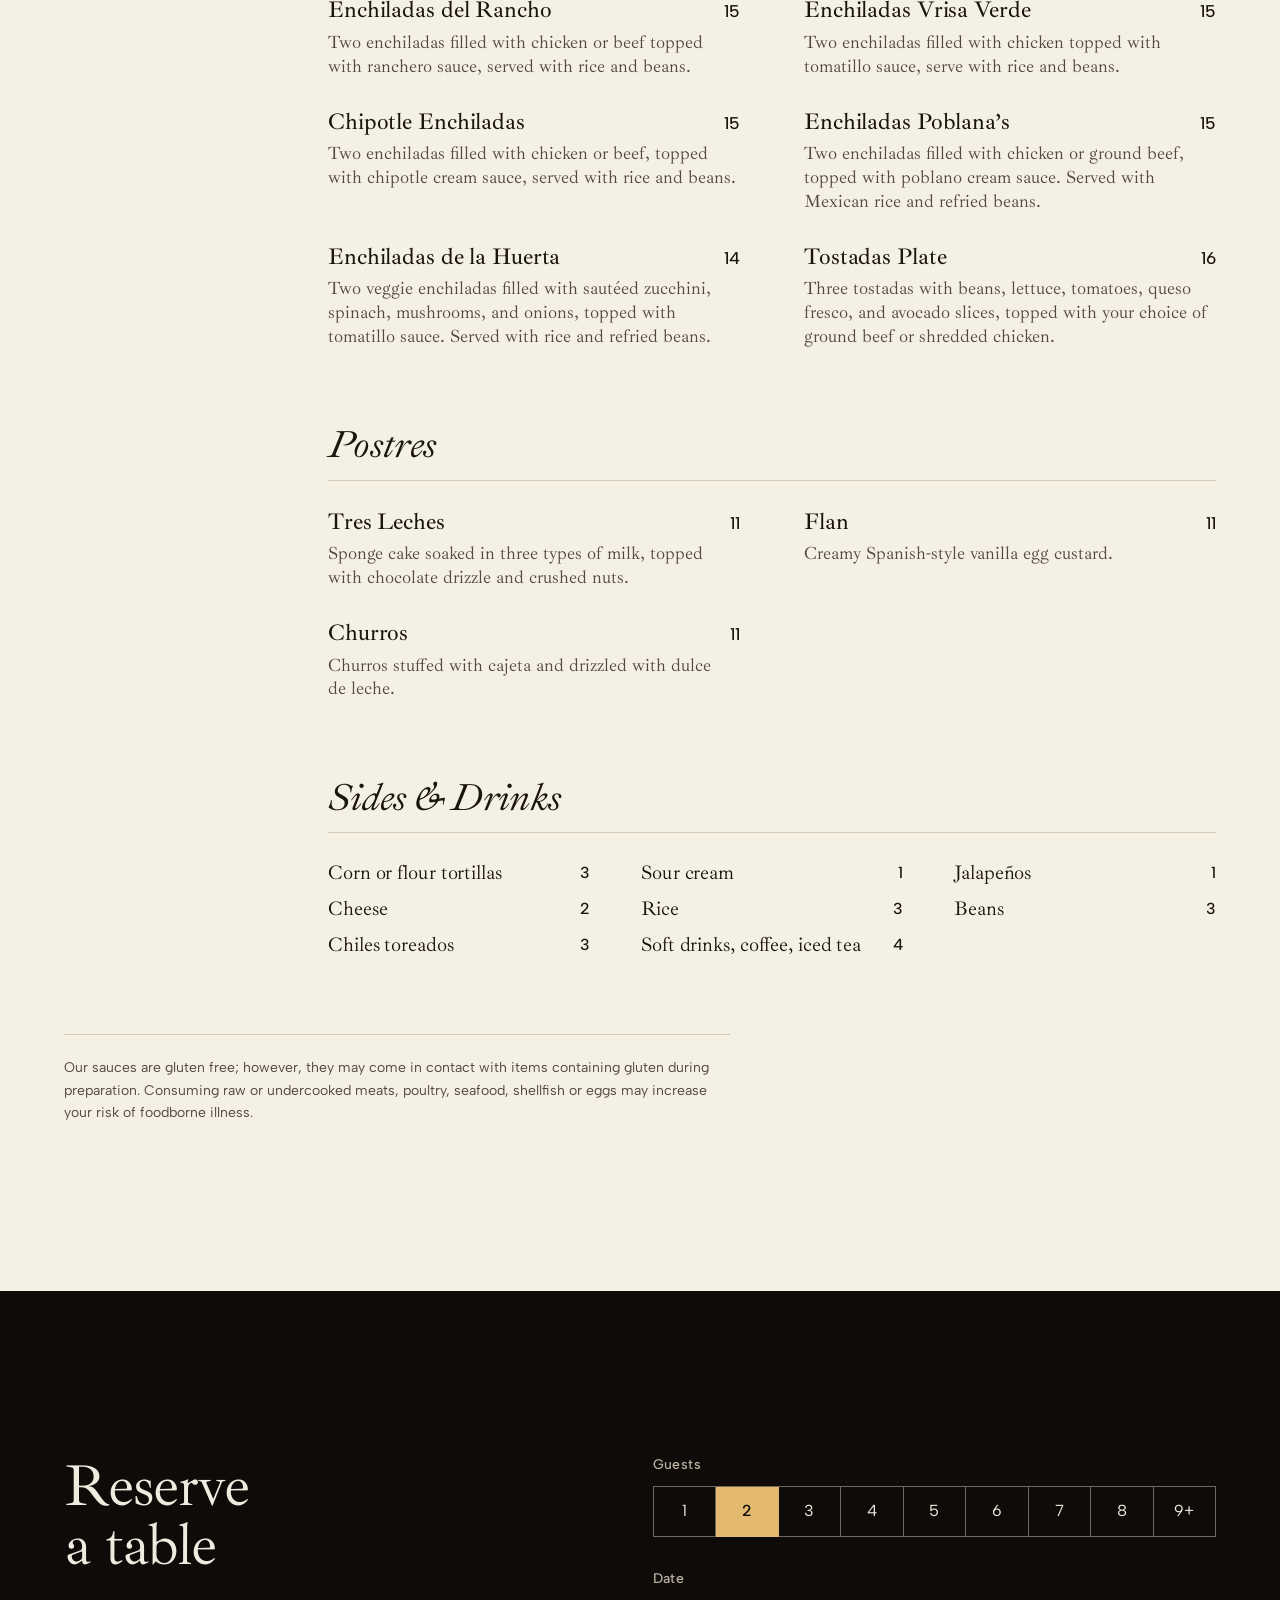
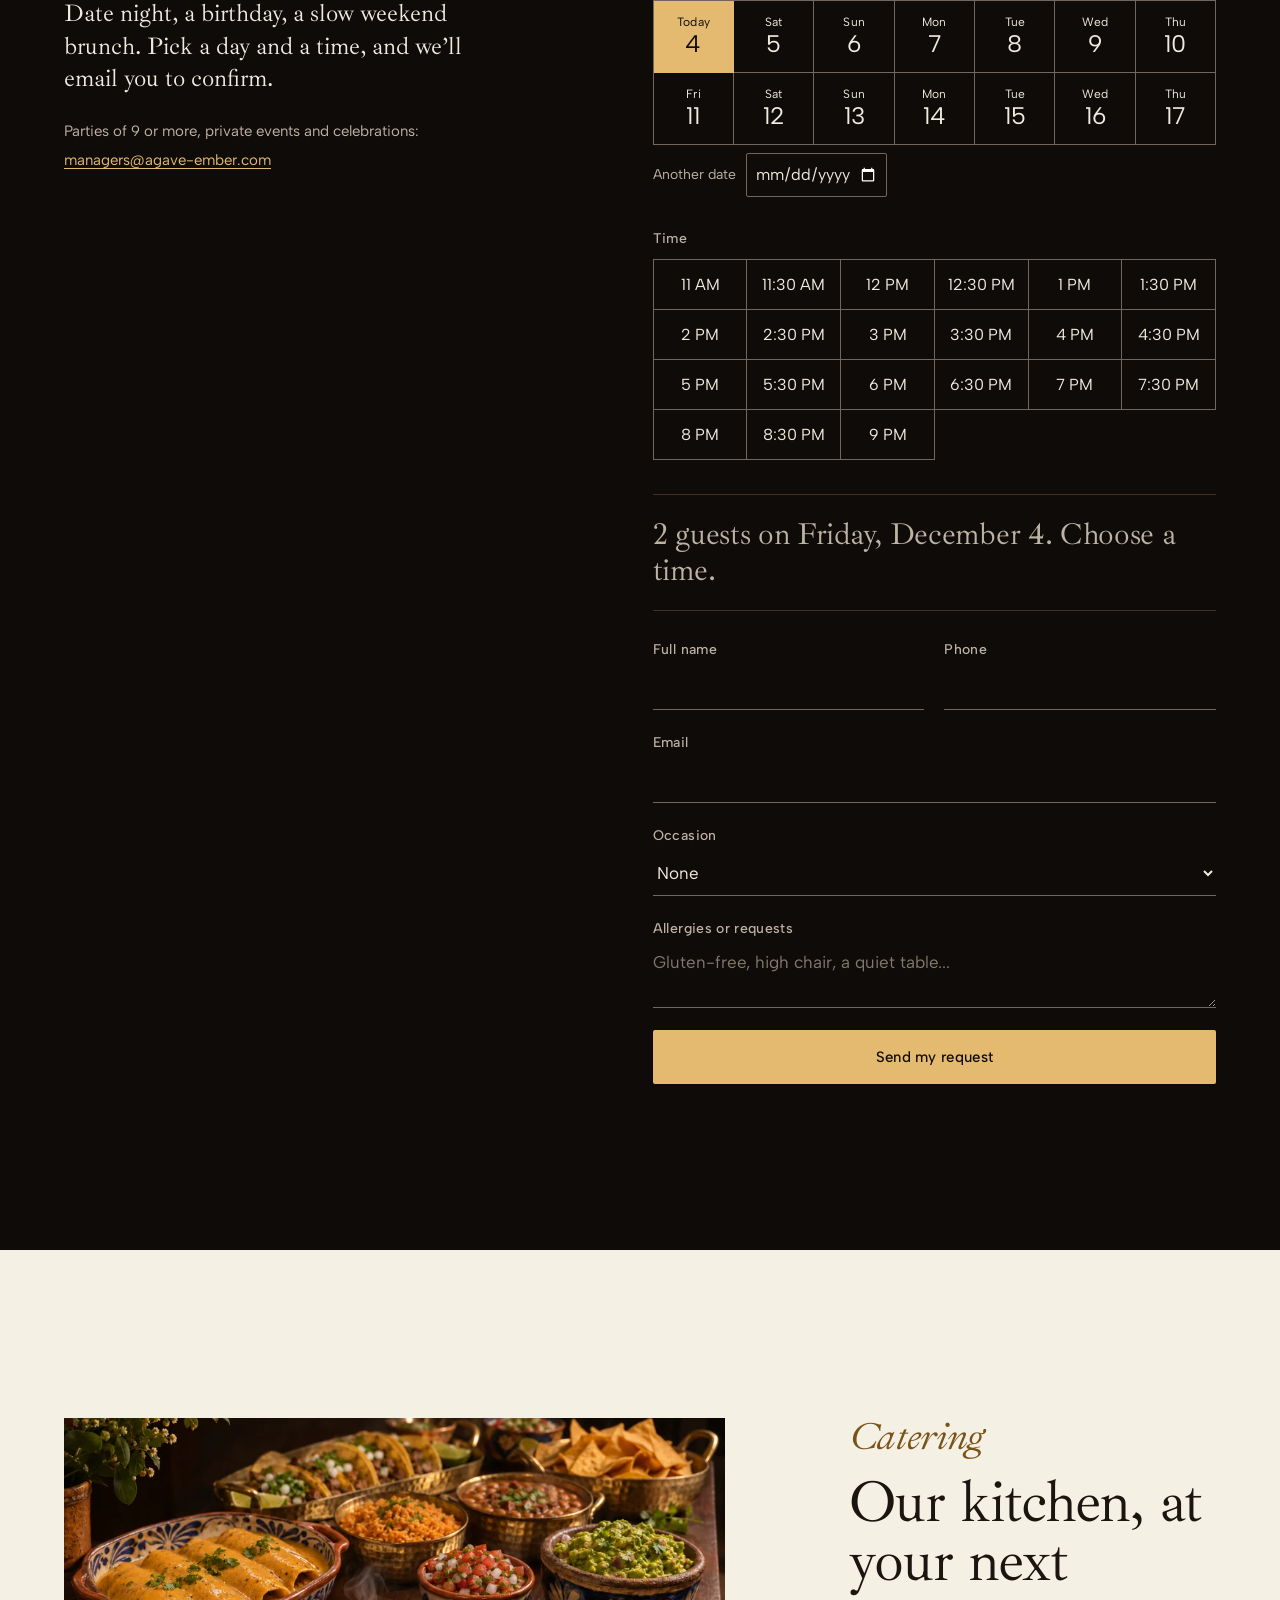
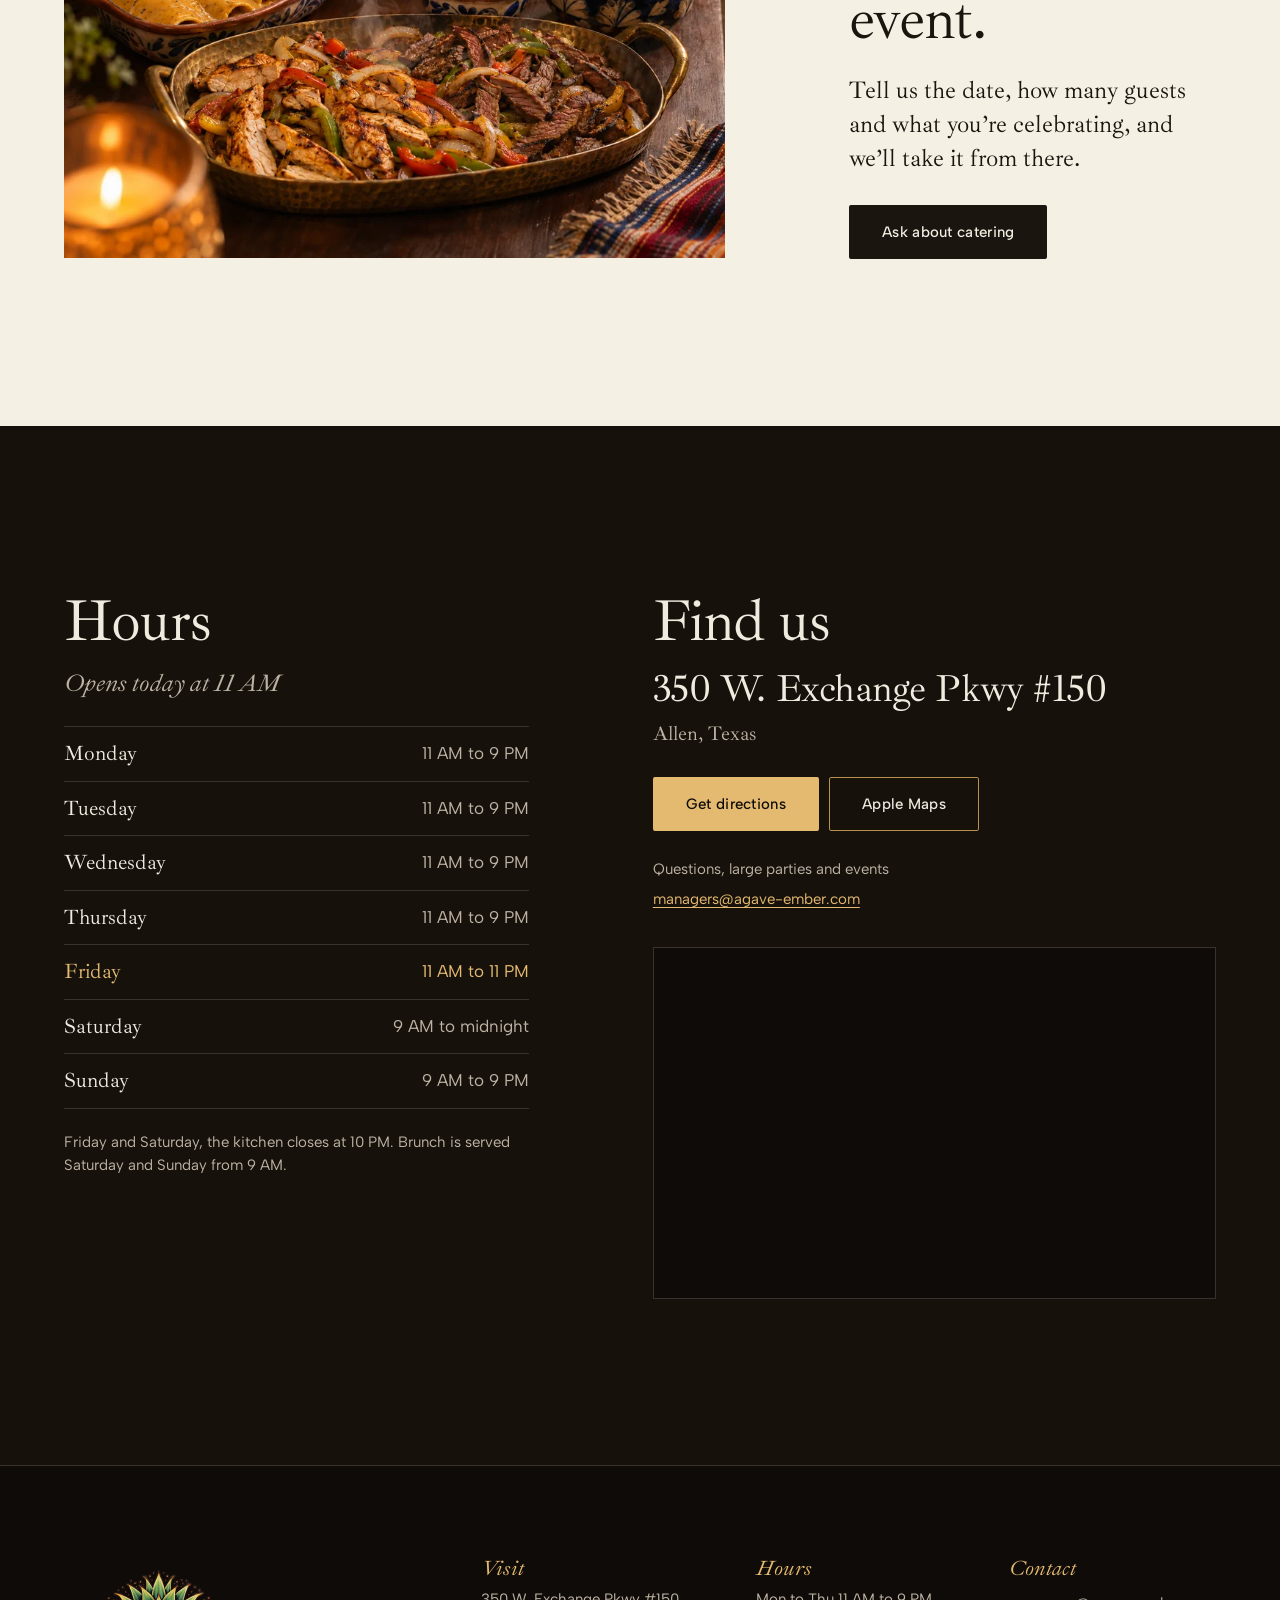
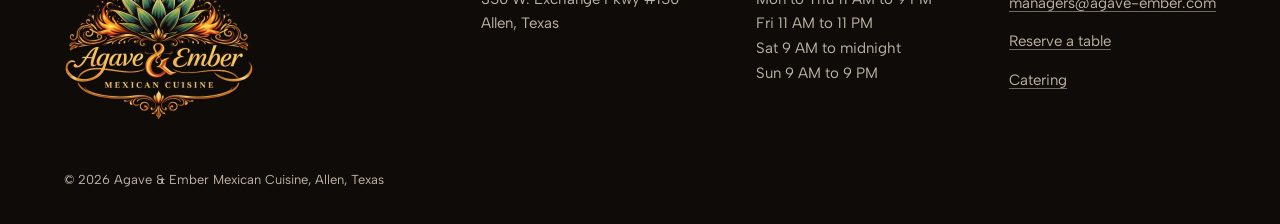
<file: site/index.html>
<!doctype html>
<html lang="en">
<head>
<meta charset="utf-8">
<meta name="viewport" content="width=device-width, initial-scale=1, viewport-fit=cover">
<title>Agave &amp; Ember · Mexican Cuisine in Allen, Texas</title>
<meta name="description" content="Upscale Mexican cuisine in Allen, Texas. Every sauce made from scratch, a full bar, and weekend brunch. Reserve a table at Agave & Ember.">
<meta name="robots" content="noindex, nofollow">
<meta name="theme-color" content="#0f0b08">
<meta property="og:type" content="restaurant">
<meta property="og:title" content="Agave & Ember · Mexican Cuisine">
<meta property="og:description" content="Mexican cuisine that feels like home. 350 W. Exchange Pkwy #150, Allen, Texas.">
<meta property="og:url" content="https://taylormadecreative.github.io/agave-ember-proposal/site/">
<meta property="og:site_name" content="Agave &amp; Ember">
<meta property="og:image" content="https://taylormadecreative.github.io/agave-ember-proposal/site/img/og.jpg?v=2">
<meta property="og:image:width" content="1200">
<meta property="og:image:height" content="630">
<meta property="og:image:alt" content="Agave &amp; Ember Mexican Cuisine logo with the headline Mexican cuisine that feels like home, beside a candlelit private dining table">
<meta name="twitter:card" content="summary_large_image">
<meta name="twitter:title" content="Agave &amp; Ember · Mexican Cuisine">
<meta name="twitter:description" content="Mexican cuisine that feels like home. Allen, Texas.">
<meta name="twitter:image" content="https://taylormadecreative.github.io/agave-ember-proposal/site/img/og.jpg?v=2">
<link rel="icon" type="image/png" href="img/favicon.png">
<link rel="apple-touch-icon" href="img/apple-touch-icon.png">
<link rel="preconnect" href="https://fonts.googleapis.com">
<link rel="preconnect" href="https://fonts.gstatic.com" crossorigin>
<link href="https://fonts.googleapis.com/css2?family=Albert+Sans:wght@400;500;600&family=Ibarra+Real+Nova:ital,wght@0,400;0,500;0,600;1,400;1,500&display=swap" rel="stylesheet">
<link rel="stylesheet" href="styles.css?v=7">
<script>
  (function () {
    var d = document.documentElement, skip = false;
    d.classList.add('js');
    try { skip = sessionStorage.getItem('ae-intro') === '1'; } catch (e) {}
    if (skip || location.hash || document.hidden || matchMedia('(prefers-reduced-motion: reduce)').matches) {
      d.classList.add('no-intro');
    } else {
      try { sessionStorage.setItem('ae-intro', '1'); } catch (e) {}
      setTimeout(function () { d.classList.add('intro-done'); }, 1100);
    }
  })();
</script>
<script type="application/ld+json">
{
  "@context": "https://schema.org",
  "@type": "Restaurant",
  "name": "Agave & Ember Mexican Cuisine",
  "servesCuisine": "Mexican",
  "acceptsReservations": "True",
  "email": "Managers@agave-ember.com",
  "url": "https://agave-ember.com/",
  "image": "https://taylormadecreative.github.io/agave-ember-proposal/site/img/og.jpg?v=2",
  "address": {
    "@type": "PostalAddress",
    "streetAddress": "350 W. Exchange Pkwy #150",
    "addressLocality": "Allen",
    "addressRegion": "TX",
    "addressCountry": "US"
  },
  "openingHoursSpecification": [
    { "@type": "OpeningHoursSpecification", "dayOfWeek": ["Monday","Tuesday","Wednesday","Thursday"], "opens": "11:00", "closes": "21:00" },
    { "@type": "OpeningHoursSpecification", "dayOfWeek": "Friday", "opens": "11:00", "closes": "23:00" },
    { "@type": "OpeningHoursSpecification", "dayOfWeek": "Saturday", "opens": "09:00", "closes": "23:59" },
    { "@type": "OpeningHoursSpecification", "dayOfWeek": "Sunday", "opens": "09:00", "closes": "21:00" }
  ]
}
</script>
</head>
<body id="top">
<a class="skip" href="#reserve">Skip to reservations</a>

<!-- Intro: decorative, ends on a timer, never gates content -->
<div class="intro" aria-hidden="true">
  <canvas class="intro-embers"></canvas>
  <img width="760" height="660" class="intro-logo" src="img/logo-full.webp" alt="">
</div>

<header class="site-header">
  <nav class="nav nav-left" aria-label="Menu and bar">
    <a href="#menu">Menu</a>
    <a href="#brunch">Brunch</a>
    <a href="#bar">The bar</a>
  </nav>
  <a class="brand" href="#top" aria-label="Agave &amp; Ember, back to top">
    <img width="640" height="155" src="img/logo-wordmark.webp" alt="Agave &amp; Ember Mexican Cuisine">
  </a>
  <div class="header-right">
    <nav class="nav" aria-label="About and visit">
      <a href="#room">The room</a>
      <a href="#catering">Catering</a>
      <a href="#visit">Visit</a>
    </nav>
    <a class="reserve-link" href="#reserve">Reserve</a>
  </div>
</header>

<main>
  <!-- HERO -->
  <section class="hero" aria-labelledby="hero-title">
    <figure class="hero-plate">
      <img width="1536" height="1024" src="img/hero-dining-1536.webp" srcset="img/hero-dining-1000.webp 1000w, img/hero-dining-1536.webp 1536w" sizes="100vw" alt="A candlelit private dining table set for ten, with gold-framed chairs, red bougainvillea and an arched wine wall glowing behind it" fetchpriority="high">
    </figure>
    <div class="hero-copy">
      <h1 id="hero-title" class="hero-in" style="--d:0">Mexican cuisine<br>that feels<br>like home.</h1>
      <div class="hero-foot">
        <div class="hero-actions hero-in" style="--d:1">
          <a class="btn btn-gold" href="#reserve">Reserve a table</a>
          <a class="text-link" href="#menu">See the menu</a>
        </div>
        <p class="open-line hero-in" style="--d:2"><span data-open-line>Open seven days a week</span><br><a href="https://www.google.com/maps/dir/?api=1&amp;destination=350+W+Exchange+Pkwy+150+Allen+TX" target="_blank" rel="noopener">350 W. Exchange Pkwy, Allen, Texas</a></p>
        <nav class="quick hero-in" style="--d:3" aria-label="On this page">
          <a href="#brunch">Brunch</a>
          <a href="#bar">The bar</a>
          <a href="#menu">Menu</a>
          <a href="#room">The room</a>
          <a href="#catering">Catering</a>
          <a href="#visit">Visit</a>
        </nav>
      </div>
    </div>
  </section>

  <!-- KITCHEN -->
  <section class="kitchen" aria-labelledby="kitchen-title">
    <div class="wrap kitchen-head">
      <h2 id="kitchen-title" class="rv">From our kitchen</h2>
    </div>
    <div class="wrap kitchen-grid">
      <figure class="plate k-steak lit">
        <img width="1536" height="1024" src="img/dish-mar-y-tierra-1536.webp" srcset="img/dish-mar-y-tierra-900.webp 900w, img/dish-mar-y-tierra-1536.webp 1536w" sizes="(max-width: 860px) 100vw, 62vw" alt="Mar y Tierra, a sliced 12 oz ribeye with four grilled shrimp, arugula salad, cherry tomatoes and charro beans" loading="lazy">
        <figcaption><strong>Mar y Tierra</strong> Premium 12 oz ribeye, four grilled shrimp, arugula salad, cherry tomatoes, charro beans</figcaption>
      </figure>
      <figure class="plate k-camarones lit">
        <img width="1024" height="1536" src="img/dish-camarones-1024.webp" srcset="img/dish-camarones-700.webp 700w, img/dish-camarones-1024.webp 1024w" sizes="(max-width: 860px) 88vw, 30vw" alt="Camarones Habaneros, shrimp in habanero sauce over spinach with white rice and vegetables" loading="lazy">
        <figcaption><strong>Camarones Habaneros</strong> Sautéed shrimp in habanero sauce, white rice, vegetables</figcaption>
      </figure>
      <figure class="plate k-pollo lit">
        <img width="1536" height="1024" src="img/dish-pollo-1536.webp" srcset="img/dish-pollo-900.webp 900w, img/dish-pollo-1536.webp 1536w" sizes="(max-width: 860px) 100vw, 50vw" alt="Pollo Agave &amp; Ember, grilled chicken with habanero sauce and sautéed spinach, with peppers, zucchini and white rice" loading="lazy">
        <figcaption><strong>Pollo Agave &amp; Ember</strong> Grilled chicken breast, habanero sauce, sautéed spinach</figcaption>
      </figure>
      <div class="sauces rv">
        <p class="sauces-label">Sauces you’ll taste</p>
        <ul>
          <li>Poblano cream</li>
          <li>Habanero</li>
          <li>Adobo de ajo</li>
          <li>Tomatillo</li>
          <li>Chipotle cream</li>
        </ul>
        <a class="text-link" href="#menu">Browse the full menu</a>
      </div>
    </div>
  </section>

  <!-- ROOM -->
  <section class="room" id="room" aria-labelledby="room-title">
    <figure class="room-wide lit">
      <img width="1536" height="1024" src="img/room-dining-1536.webp" srcset="img/room-dining-1000.webp 1000w, img/room-dining-1536.webp 1536w" sizes="100vw" alt="The dining room at dusk: round glass tables on teak-root bases, gold-framed chairs and a back bar glowing amber" loading="lazy">
    </figure>
    <div class="room-grid">
      <div class="room-copy">
        <h2 id="room-title" class="rv">Stay a while.</h2>
        <a class="btn btn-gold rv" href="#reserve">Reserve a table</a>
      </div>
      <figure class="room-guests lit">
        <img width="1536" height="1024" src="img/room-guests-1536.webp" srcset="img/room-guests-900.webp 900w, img/room-guests-1536.webp 1536w" sizes="(max-width: 860px) 100vw, 62vw" alt="Two couples laughing and clinking margaritas over shared plates" loading="lazy">
      </figure>
    </div>
  </section>

  <!-- BRUNCH -->
  <section class="brunch" id="brunch" aria-labelledby="brunch-title">
    <div class="brunch-grid">
      <div class="brunch-copy">
        <h2 id="brunch-title" class="rv">Weekend brunch</h2>
        <p class="brunch-when rv">Saturday and Sunday from 9 AM</p>
        <p class="rv">Pollito and Waffle Love, French toast with bananas and caramel, omelets with Vesuvio potatoes, and mimosas from the bar. Come hungry.</p>
        <div class="rv brunch-actions">
          <a class="btn btn-ink" href="#reserve" data-reserve-weekend>Book brunch</a>
          <a class="text-link ink" href="#menu" data-open-tab="tab-brunch">See the brunch menu</a>
        </div>
      </div>
      <figure class="brunch-photo lit">
        <img width="1536" height="1024" src="img/brunch-waffle-1536.webp" srcset="img/brunch-waffle-900.webp 900w, img/brunch-waffle-1536.webp 1536w" sizes="(max-width: 860px) 100vw, 58vw" alt="Pollito and Waffle Love, fried chicken and a waffle with a cup of fresh fruit, on a sunlit glass table" loading="lazy">
      </figure>
    </div>
  </section>

  <!-- BAR -->
  <section class="bar" id="bar" aria-labelledby="bar-title">
    <div class="wrap bar-grid">
      <div class="bar-head">
        <h2 id="bar-title" class="rv">The bar</h2>
        <p class="rv">House margaritas, signature cocktails and fun mocktails.</p>
        <a class="text-link rv" href="#menu" data-open-tab="tab-drinks">See the full bar menu</a>
        <figure class="bar-photo lit">
          <img width="1024" height="1536" src="img/drink-margarita-1024.webp" srcset="img/drink-margarita-700.webp 700w, img/drink-margarita-1024.webp 1024w" sizes="(max-width: 860px) 100vw, 38vw" alt="The Agave &amp; Ember Margarita, a peach-amber drink in a crystal rocks glass with a dried peach garnish" loading="lazy">
        </figure>
      </div>
      <ul class="drinks">
        <li class="rv"><span>Agave &amp; Ember Margarita</span> Hornitos Reposado, orange liqueur, peach fruit and agave nectar.</li>
        <li class="rv"><span>Agave &amp; Ember Top Shelf</span> LALO Tequila Reposado, Cointreau, fresh-squeezed lime juice and agave nectar.</li>
        <li class="rv"><span>La Pasión de Tony</span> Hornitos Plata, orange liqueur, fresh lime juice, passion fruit and agave nectar.</li>
        <li class="rv"><span>Blanquita’s Flaca</span> Hornitos Plata, fresh lime juice and light simple syrup.</li>
        <li class="rv"><span>Espresso Martini</span> Casamigos Silver Tequila, chocolate liqueur and espresso.</li>
        <li class="rv"><span>Tony’s Mule</span> Woodford Reserve, Barrow’s Intense Ginger, orange juice, lemon juice, agave nectar and ginger beer.</li>
      </ul>
    </div>
  </section>

  <!-- MENU -->
  <section class="menu" id="menu" aria-labelledby="menu-title">
    <div class="wrap">
      <div class="menu-card">
        <div class="menu-head">
          <h2 id="menu-title">The menu</h2>
          <p class="menu-note">Every sauce is made from scratch in our kitchen.</p>
        </div>
        <div class="tabs" role="tablist" aria-label="Menu">
          <button role="tab" id="tab-dinner" aria-controls="panel-dinner" aria-selected="true">Lunch &amp; dinner</button>
          <button role="tab" id="tab-brunch" aria-controls="panel-brunch" aria-selected="false" tabindex="-1">Brunch</button>
          <button role="tab" id="tab-drinks" aria-controls="panel-drinks" aria-selected="false" tabindex="-1">Bar</button>
        </div>

        <div class="panel" role="tabpanel" id="panel-dinner" aria-labelledby="tab-dinner" tabindex="0">
          <nav class="course-jump" aria-label="Jump to a section"><a href="#dinner-appetizers">Appetizers</a> <a href="#dinner-from-the-grill">From the Grill</a> <a href="#dinner-lets-taco-bout-it">Let’s Taco bout it!!</a> <a href="#dinner-del-mar">Del Mar</a> <a href="#dinner-kids">Kids</a> <a href="#dinner-soups-salads">Soups &amp; Salads</a> <a href="#dinner-mexicant-stop-eating">MexiCan’t Stop Eating</a> <a href="#dinner-postres">Postres</a> <a href="#dinner-sides-drinks">Sides &amp; Drinks</a></nav>
          <div class="menu-cols">
            <section class="course" id="dinner-appetizers">
              <h3>Appetizers</h3>
              <ul>
                <li><span class="dish">Cinco Capa’s de Fuego</span><span class="price">18</span><p>Five-layer dip with refried beans, seasoned ground beef, Chile con queso, guacamole, and sour cream.</p></li>
                <li><span class="dish">Queso de la Casa</span><span class="price">7</span><p>Rich, silky house-made Chile con queso, served with tortilla chips.</p></li>
                <li><span class="dish">Sampler del Ember</span><span class="price">22</span><p>A tasting platter of beef nachos, chicken flautas, a chicken fajita quesadilla, and two bacon-wrapped jalapeños stuffed with queso fresco.</p></li>
                <li><span class="dish">Queso Fundido al Comal</span><span class="price">13</span><p>Creamy cheese fondue topped with Mexican chorizo, sautéed mushrooms, and poblano rajas.</p></li>
                <li><span class="dish">Guac’N’Roll</span><span class="price">9</span><p>House-made guacamole with fresh, ripe avocados, lime, cilantro, and onions.</p></li>
                <li><span class="dish">Nachos del Carbon</span><span class="price">16</span><p class="opts">Bean and cheese option 12</p><p>Crispy tortilla chips layered with beans and melted cheese. Choose chicken fajita, beef fajita, or seasoned ground beef. Served with sour cream, guacamole, and jalapeños.</p></li>
                <li><span class="dish">Quesadillas Tradicionales</span><span class="price"></span><p class="opts">Chicken 17 · Beef 18 · Shrimp 21</p><p>Flour tortilla filled with melted cheese and your choice of chicken, beef fajita, or shrimp.</p></li>
                <li><span class="dish">Flautitas Doradas</span><span class="price">12</span><p>Rolled flautas filled with shredded chicken, served with guacamole and sour cream.</p></li>
              </ul>
            </section>
            <section class="course" id="dinner-from-the-grill">
              <h3>From the Grill</h3>
              <ul>
                <li><span class="dish">Molcajete Parrillada, Traditional for Two</span><span class="price">45</span><p>A sizzling molcajete with grilled cactus, sausage, chicken fajitas, and tablitas de Res over tomato sauce and Monterey cheese. Served with rice, charro beans, sour cream, guacamole, Pico de Gallo, and flour tortillas.</p></li>
                <li><span class="dish">Fajitas del Ember</span><span class="price"></span><p class="opts">Chicken 20 · Beef 22 · Combo 21 · Shrimp 22</p><p>Sizzling fajitas served on a hot skillet with sautéed onions and bell peppers. Accompanied by rice, beans, guacamole, sour cream, Pico de Gallo, and shredded cheese.</p></li>
                <li><span class="dish">Carne Asada a las Brazas</span><span class="price">20</span><p>Juicy grilled beef steak, served with grilled onion rings, rice, and charro beans.</p></li>
                <li><span class="dish">Mar y Tierra</span><span class="price">38</span><p>Premium 12 oz ribeye cooked to your preferred temperature, paired with four grilled shrimp, arugula salad, cherry tomatoes, and charro beans.</p></li>
                <li><span class="dish">Ember’s Ribeye</span><span class="price">30</span><p>12 oz ribeye cooked to your preferred temperature, paired with assorted vegetables.</p></li>
                <li><span class="dish">Bone In New York Steak</span><span class="price">50</span><p>16 oz bone in New York strip steak cooked to preferred temperature, paired with assorted vegetables and mashed potatoes.</p></li>
                <li><span class="dish">Pollo Agave &amp; Ember</span><span class="price">21</span><p>Grilled chicken breast topped with habanero sauce and sautéed spinach.</p></li>
                <li><span class="dish">Guiso Viva México</span><span class="price">21</span><p>Chunks of beef steak cooked with onions, tomatoes, and herbs. Served with rice, beans, and flour or corn tortillas.</p></li>
              </ul>
            </section>
            <section class="course" id="dinner-lets-taco-bout-it">
              <h3>Let’s Taco bout it!!</h3>
              <ul>
                <li><span class="dish">Tacos de Ribeye</span><span class="price">26</span><p>Three grilled ribeye tacos on corn tortillas, garnished with microgreens and purple cabbage. Served with Mexican rice and charro beans.</p></li>
                <li><span class="dish">Tacos al Carbon</span><span class="price">21</span><p>Three grilled beef or chicken fajita tacos topped with sautéed onions. Served with Mexican rice, charro beans, and a side of special sauce.</p></li>
                <li><span class="dish">Tacos de Pescado</span><span class="price">18</span><p>Three tortillas filled with seasoned grilled tilapia, crunchy slaw, Mayotle sauce, microgreens, and radishes. Served with Mexican rice and refried beans.</p></li>
                <li><span class="dish">Tacos de Camarón</span><span class="price">19</span><p>Three tortillas filled with seasoned, sautéed jumbo shrimp, crunchy slaw, Mayotle sauce, microgreens, and radishes. Served with Mexican rice and refried beans.</p></li>
                <li><span class="dish">Crispy Tacos</span><span class="price">16</span><p>Crispy taco shells filled with ground beef or shredded chicken, lettuce, cheese, and tomatoes. Served with Mexican rice and refried beans.</p></li>
                <li><span class="dish">Kids Taco Plate</span><span class="price">7</span><p>Served with rice and beans.</p></li>
              </ul>
            </section>
            <section class="course" id="dinner-del-mar">
              <h3>Del Mar</h3>
              <ul>
                <li><span class="dish">Pescado Jarocho</span><span class="price">18</span><p>Oven-baked tilapia fillet topped with zucchini, carrots, onions, jalapeños, and bell peppers. Finished with lemon butter cream and served with white rice.</p></li>
                <li><span class="dish">Rubi Crown Salmon</span><span class="price">22</span><p>Premium grilled salmon, finished in a truffle sauce topped with pomegranate seeds, served with mashed potatoes and assorted vegetables.</p></li>
                <li><span class="dish">Maximus Salmon</span><span class="price">22</span><p>Pan-seared salmon fillet finished with Ajillo sauce. Served with white rice and vegetables.</p></li>
                <li><span class="dish">Camarones Habaneros</span><span class="price">22</span><p>Sautéed shrimp tossed in habanero sauce over a bed of romaine lettuce. Served with white rice and vegetables.</p></li>
                <li><span class="dish">Camarones Adobo de Ajo</span><span class="price">22</span><p>Sautéed shrimp tossed in adobo de ajo sauce over romaine lettuce. Served with white rice and vegetables.</p></li>
                <li><span class="dish">Cocktail de Camarón</span><span class="price">16</span><p>Cooked shrimp with homemade cocktail sauce.</p></li>
                <li><span class="dish">Tostaditas de Ceviche</span><span class="price">16</span></li>
                <li><span class="dish">Costa del Sur Mariscos</span><span class="price">24</span><p>A coastal seafood soup with tilapia, shrimp, mussels, clams, and lobster bites in a savory broth.</p></li>
              </ul>
            </section>
            <section class="course" id="dinner-kids">
              <h3>Kids</h3>
              <ul>
                <li><span class="dish">Chicken strips and fries</span><span class="price">7</span></li>
                <li><span class="dish">Enchilada plate</span><span class="price">7</span><p>With rice and beans.</p></li>
                <li><span class="dish">Cheese quesadilla</span><span class="price">7</span><p>With rice and beans.</p></li>
                <li><span class="dish">Grilled chicken breast</span><span class="price">8</span><p>With rice and beans.</p></li>
              </ul>
            </section>
            <section class="course" id="dinner-soups-salads">
              <h3>Soups &amp; Salads</h3>
              <ul>
                <li><span class="dish">Sopa Azteca Traditional</span><span class="price"></span><p class="opts">Small 12 · Large 18</p><p>Authentic chicken broth with potatoes and carrots, topped with crispy tortilla strips and diced avocado.</p></li>
                <li><span class="dish">Ember Taco Ensalada</span><span class="price">16</span><p>Crisp lettuce, beans, corn, mixed relish, and mixed cheese, topped with shredded chicken or ground beef.</p></li>
                <li><span class="dish">Ensalada Tierra y Fuego</span><span class="price"></span><p class="opts">Chicken 16 · Beef 17 · Salmon or shrimp 21</p><p>Fresh lettuce and spinach tossed with cucumber, carrot ribbons, cherry tomatoes, and avocado slices.</p></li>
                <li><span class="dish">Ensalada Acapulco</span><span class="price"></span><p class="opts">Chicken 16 · Beef fajita 17 · Salmon or shrimp 21</p><p>Romaine and spring mix with mandarin oranges, strawberries, and cucumbers, tossed with mango dressing and your choice of protein.</p></li>
              </ul>
            </section>
            <section class="course" id="dinner-mexicant-stop-eating">
              <h3>MexiCan’t Stop Eating</h3>
              <ul>
                <li><span class="dish">Enchiladas del Rancho</span><span class="price">15</span><p>Two enchiladas filled with chicken or beef topped with ranchero sauce, served with rice and beans.</p></li>
                <li><span class="dish">Enchiladas Vrisa Verde</span><span class="price">15</span><p>Two enchiladas filled with chicken topped with tomatillo sauce, serve with rice and beans.</p></li>
                <li><span class="dish">Chipotle Enchiladas</span><span class="price">15</span><p>Two enchiladas filled with chicken or beef, topped with chipotle cream sauce, served with rice and beans.</p></li>
                <li><span class="dish">Enchiladas Poblana’s</span><span class="price">15</span><p>Two enchiladas filled with chicken or ground beef, topped with poblano cream sauce. Served with Mexican rice and refried beans.</p></li>
                <li><span class="dish">Enchiladas de la Huerta</span><span class="price">14</span><p>Two veggie enchiladas filled with sautéed zucchini, spinach, mushrooms, and onions, topped with tomatillo sauce. Served with rice and refried beans.</p></li>
                <li><span class="dish">Tostadas Plate</span><span class="price">16</span><p>Three tostadas with beans, lettuce, tomatoes, queso fresco, and avocado slices, topped with your choice of ground beef or shredded chicken.</p></li>
              </ul>
            </section>
            <section class="course" id="dinner-postres">
              <h3>Postres</h3>
              <ul>
                <li><span class="dish">Tres Leches</span><span class="price">11</span><p>Sponge cake soaked in three types of milk, topped with chocolate drizzle and crushed nuts.</p></li>
                <li><span class="dish">Flan</span><span class="price">11</span><p>Creamy Spanish-style vanilla egg custard.</p></li>
                <li><span class="dish">Churros</span><span class="price">11</span><p>Churros stuffed with cajeta and drizzled with dulce de leche.</p></li>
              </ul>
            </section>
            <section class="course compact" id="dinner-sides-drinks">
              <h3>Sides &amp; Drinks</h3>
              <ul>
                <li><span class="dish">Corn or flour tortillas</span><span class="price">3</span></li>
                <li><span class="dish">Sour cream</span><span class="price">1</span></li>
                <li><span class="dish">Jalapeños</span><span class="price">1</span></li>
                <li><span class="dish">Cheese</span><span class="price">2</span></li>
                <li><span class="dish">Rice</span><span class="price">3</span></li>
                <li><span class="dish">Beans</span><span class="price">3</span></li>
                <li><span class="dish">Chiles toreados</span><span class="price">3</span></li>
                <li><span class="dish">Soft drinks, coffee, iced tea</span><span class="price">4</span></li>
              </ul>
            </section>
          </div>
        </div>

        <div class="panel" role="tabpanel" id="panel-brunch" aria-labelledby="tab-brunch" tabindex="0" hidden>
          <p class="panel-note">Saturday and Sunday from 9 AM</p>
          <nav class="course-jump" aria-label="Jump to a section"><a href="#brunch-brunch-plates">Brunch Plates</a> <a href="#brunch-omelets">Omelets</a> <a href="#brunch-waffles-french-toast">Waffles &amp; French Toast</a> <a href="#brunch-little-brunchers">Little Brunchers</a> <a href="#brunch-sides">Sides</a> <a href="#brunch-from-the-bar">From the Bar</a></nav>
          <div class="menu-cols">
            <section class="course" id="brunch-brunch-plates">
              <h3>Brunch Plates</h3>
              <ul>
                <li><span class="dish">Fueguito Ember</span><span class="price">16</span><p>Omelet mixed with cecina and salsa de tomatillo, served with refried beans and one tostadita with guacamole.</p></li>
                <li><span class="dish">Chilaquil Feliz</span><span class="price">16</span><p>Crunchy tortilla chips tossed in roasted salsa roja or verde, finished with crema, queso fresco, onions and cilantro. Served with eggs your way and refried beans.</p></li>
                <li><span class="dish">Huevos Divorciados</span><span class="price">14</span><p>Two eggs on two lightly fried corn tortillas, one topped with ranchero sauce and one with tomatillo sauce. Served with refried beans.</p></li>
                <li><span class="dish">Huevos Rotos</span><span class="price">14</span><p>Two eggs over chorizo and potatoes with refried beans, finished with Mexican crema and queso fresco.</p></li>
                <li><span class="dish">Classic</span><span class="price">12</span><p>Two eggs any style with Vesuvio marble potatoes and refried beans.</p></li>
                <li><span class="dish">Rise and Shine</span><span class="price">18</span><p>Grilled beef steak with two eggs any style, garnished with cheese. Served with refried beans and Vesuvio marble potatoes.</p></li>
                <li><span class="dish">Blanquita’s Favorite</span><span class="price">15</span><p>Wheat toast with fresh avocado spread, topped with two eggs any style and microgreens.</p></li>
                <li><span class="dish">Chipotle Avomelt</span><span class="price">15</span><p>Two eggs over easy on toasted whole wheat bread with ham and melted cheddar, finished with a smoky chipotle drizzle and microgreens.</p></li>
                <li><span class="dish">Enfrijoladas</span><span class="price">16</span><p>Three soft corn tortillas smothered in black bean sauce, topped with cecina, cheese, crema and red onions.</p></li>
                <li><span class="dish">Taquitos</span><span class="price">14</span><p>Three flour tortillas filled with chorizo and scrambled eggs. Served with refried beans and Vesuvio marble potatoes.</p></li>
                <li><span class="dish">Pollito and Waffle Love</span><span class="price">17</span><p>Hand-breaded fried chicken, seasoned to perfection and fried until crispy, paired with house-made waffles, drizzled with warm maple syrup or chipotle honey syrup and a touch of cinnamon butter for a bold sweet and savory flavor.</p></li>
              </ul>
            </section>
            <section class="course" id="brunch-omelets">
              <h3>Omelets</h3>
              <ul>
                <li><span class="dish">Omelet Loco</span><span class="price">15</span><p>Bacon, ham and cheese. Served with refried beans and Vesuvio marble potatoes.</p></li>
                <li><span class="dish">Omelet Poblano</span><span class="price">14</span><p>Rajas, elotito, gouda and poblano sauce. Served with refried beans and Vesuvio marble potatoes.</p></li>
                <li><span class="dish">Veggie Omelet</span><span class="price">13</span><p>Spinach, mushrooms, bell pepper and onions, with sliced avocado and a cup of fruit.</p></li>
                <li><span class="dish">Fiesta Omelet</span><span class="price">14</span><p>Chorizo and pico de gallo topped with Monterey cheese. Served with refried beans and Vesuvio marble potatoes.</p></li>
              </ul>
            </section>
            <section class="course" id="brunch-waffles-french-toast">
              <h3>Waffles &amp; French Toast</h3>
              <ul>
                <li><span class="dish">French Toast</span><span class="price">12</span><p>Texas toast topped with bananas and strawberries, drizzled with caramel sauce.</p></li>
                <li><span class="dish">Texas Pecan Waffle</span><span class="price">13</span><p>Baked with Texas pecans and topped with caramel sauce.</p></li>
                <li><span class="dish">Strawberries and Cream Waffle</span><span class="price">13</span><p>Fresh strawberries, whipped cream and strawberry glaze.</p></li>
                <li><span class="dish">Belgian Waffle</span><span class="price">11</span><p>Pure Belgian waffle, toasted, with powdered sugar.</p></li>
              </ul>
            </section>
            <section class="course" id="brunch-little-brunchers">
              <h3>Little Brunchers</h3>
              <ul>
                <li><span class="dish">Little Bruncher’s</span><span class="price">8</span><p>One egg any style, half a waffle and a slice of bacon.</p></li>
                <li><span class="dish">Very Berry Wafflelito</span><span class="price">9</span><p>A waffle with fresh strawberries, blueberries, blackberries, whipped cream and honey.</p></li>
                <li><span class="dish">Classic Scrambled and Bacon</span><span class="price">10</span><p>Two scrambled eggs with crispy bacon and toast.</p></li>
                <li><span class="dish">French Toast</span><span class="price">7</span><p>Texas toast with bananas, strawberries and caramel sauce.</p></li>
              </ul>
            </section>
            <section class="course compact" id="brunch-sides">
              <h3>Sides</h3>
              <ul>
                <li><span class="dish">Vesuvio potatoes</span><span class="price">3</span></li>
                <li><span class="dish">Single egg</span><span class="price">2</span></li>
                <li><span class="dish">Side of bacon</span><span class="price">4</span></li>
                <li><span class="dish">Cup of fruit</span><span class="price">4</span></li>
                <li><span class="dish">Side of toast</span><span class="price">3</span></li>
              </ul>
            </section>
            <section class="course" id="brunch-from-the-bar">
              <h3>From the Bar</h3>
              <ul>
                <li><span class="dish">Classic Mimosa</span><span class="price">7</span><p>Our house champagne and orange juice.</p></li>
                <li><span class="dish">Bloody Mary</span><span class="price">8</span><p>House vodka and our spicy mix.</p></li>
                <li><span class="dish">Micheladas</span><span class="price">9</span><p>Your choice of beer.</p></li>
                <li><span class="dish">Strawberry Mojito</span><span class="price">15</span><p>Fresh muddled strawberries, mint and lime with white rum, topped with sparkling soda.</p></li>
                <li><span class="dish">Tequila Sunrise</span><span class="price">10</span><p>A vibrant, fruity cocktail made with tequila, orange juice and grenadine.</p></li>
              </ul>
            </section>
          </div>
        </div>

        <div class="panel" role="tabpanel" id="panel-drinks" aria-labelledby="tab-drinks" tabindex="0" hidden>
          <nav class="course-jump" aria-label="Jump to a section"><a href="#drinks-house-favorites">House Favorites</a> <a href="#drinks-signature-drinks">Signature Drinks</a> <a href="#drinks-wine">Wine</a> <a href="#drinks-spirits-beer">Spirits &amp; Beer</a> <a href="#drinks-fun-mocktails">Fun Mocktails</a></nav>
          <div class="menu-cols">
            <section class="course" id="drinks-house-favorites">
              <h3>House Favorites</h3>
              <ul>
                <li><span class="dish">House Margarita</span><span class="price">13</span><p>100% agave silver tequila, orange liqueur and fresh lime juice. Frozen or on the rocks.</p></li>
                <li><span class="dish">Mango Margarita</span><span class="price">14</span><p>Our frozen house margarita blended with fresh mango purée.</p></li>
                <li><span class="dish">Strawberry Margarita</span><span class="price">14</span><p>Our frozen house margarita blended with fresh strawberry purée.</p></li>
                <li><span class="dish">Swirl Margarita</span><span class="price">14</span><p>Frozen margarita swirled with sangria wine.</p></li>
                <li><span class="dish">House Mojito</span><span class="price">13</span><p>Bacardi rum, muddled mint, lime juice.</p></li>
                <li><span class="dish">Strawberry Mojito</span><span class="price">15</span><p>Fresh muddled mint, strawberries and lime juice blended with white rum.</p></li>
                <li><span class="dish">Tequila Sunrise</span><span class="price">10</span><p>Orange juice, tequila and grenadine.</p></li>
                <li><span class="dish">Strawberry Aperol Spritz</span><span class="price">15</span><p>Aperol, sparkling wine, fresh strawberries and a splash of soda water.</p></li>
                <li><span class="dish">Limoncello Spritz</span><span class="price">13</span><p>Sparkling prosecco, lemon wheels and a splash of soda water.</p></li>
                <li><span class="dish">Frozen Orange Spritz</span><span class="price">15</span><p>Orange juice, sparkling prosecco and a splash of Aperol.</p></li>
              </ul>
            </section>
            <section class="course" id="drinks-signature-drinks">
              <h3>Signature Drinks</h3>
              <ul>
                <li><span class="dish">Agave &amp; Ember Margarita</span><span class="price">16</span><p>Hornitos Reposado, orange liqueur, peach fruit and agave nectar.</p></li>
                <li><span class="dish">Agave &amp; Ember Top Shelf</span><span class="price">16</span><p>LALO Tequila Reposado, Cointreau, fresh-squeezed lime juice and agave nectar.</p></li>
                <li><span class="dish">Meltdown</span><span class="price">16</span><p>Our house margarita topped with Grand Marnier.</p></li>
                <li><span class="dish">La Pasión de Tony</span><span class="price">15</span><p>Hornitos Plata, orange liqueur, fresh lime juice, passion fruit and agave nectar.</p></li>
                <li><span class="dish">Blanquita’s Flaca</span><span class="price">15</span><p>Hornitos Plata, fresh lime juice and light simple syrup.</p></li>
                <li><span class="dish">Espresso Martini</span><span class="price">15</span><p>Casamigos Silver Tequila, chocolate liqueur and espresso.</p></li>
                <li><span class="dish">Silver Ranch</span><span class="price">14</span><p>Casamigos Silver Tequila, Topo Chico and lime juice.</p></li>
                <li><span class="dish">Paloma Fresca</span><span class="price">14</span><p>El Jimador Blanco Tequila, grapefruit juice, lime juice and agave nectar.</p></li>
                <li><span class="dish">Spicy Mango Margarita</span><span class="price">14</span><p>Hornitos Plata Tequila, fresh lime juice, jalapeño and agave nectar.</p></li>
                <li><span class="dish">Luna Azul</span><span class="price">14</span><p>Casamigos, orange liqueur, curaçao and agave nectar.</p></li>
                <li><span class="dish">Mezcal y Piña</span><span class="price">14</span><p>Mezcal, agave nectar and pineapple juice, topped with pineapple chunks.</p></li>
                <li><span class="dish">Sexy Dali’s</span><span class="price">14</span><p>Deep Eddy Lime, Malibu Watermelon, lime juice, agave nectar, Sprite and grenadine.</p></li>
                <li><span class="dish">Tony’s Mule</span><span class="price">14</span><p>Woodford Reserve, Barrow’s Intense Ginger, orange juice, lemon juice, agave nectar and ginger beer.</p></li>
                <li><span class="dish">Martini Azul</span><span class="price">13</span><p>House gin, Mathilde Poire, blue curaçao, agave nectar and tonic water.</p></li>
                <li><span class="dish">El Maxi Loco</span><span class="price">13</span><p>House vodka, Malibu Coconut, elderflower liqueur, lime juice and Coco Real.</p></li>
                <li><span class="dish">Pink Cadillac</span><span class="price">12</span><p>House tequila, cranberry juice, orange liqueur and agave nectar.</p></li>
                <li><span class="dish">Old Fashioned Jack</span><span class="price">12</span><p>Jack Daniel’s and our old fashioned blend.</p></li>
              </ul>
            </section>
            <section class="course" id="drinks-wine">
              <h3>Wine</h3>
              <ul>
                <li><span class="dish">House Wine</span><span class="price">12</span></li>
                <li><span class="dish">Frontera Chardonnay</span><span class="price">12</span></li>
                <li><span class="dish">Kendall-Jackson Vintner’s Reserve Chardonnay</span><span class="price">15</span><p>California.</p></li>
                <li><span class="dish">Nimbus Sauvignon Blanc</span><span class="price">12</span><p>Chile.</p></li>
                <li><span class="dish">Robert Mondavi Merlot</span><span class="price">14</span></li>
                <li><span class="dish">Robert Mondavi Cabernet</span><span class="price">14</span></li>
                <li><span class="dish">19 Crimes Red Blend</span><span class="price">14</span><p>Australia.</p></li>
                <li><span class="dish">Ruffino Sparkling Rosé</span><span class="price">14</span><p>Italy.</p></li>
                <li><span class="dish">Cruz Garcia Sangria Real</span><span class="price">11</span></li>
              </ul>
            </section>
            <section class="course compact" id="drinks-spirits-beer">
              <h3>Spirits &amp; Beer</h3>
              <ul>
                <li><span class="dish">Tito’s Vodka</span><span class="price">12</span></li>
                <li><span class="dish">Tanqueray Gin</span><span class="price">12</span></li>
                <li><span class="dish">Jack Daniel’s Tennessee Whiskey</span><span class="price">11</span></li>
                <li><span class="dish">Imported bottle beers</span><span class="price">7</span></li>
                <li><span class="dish">Imported or craft beers</span><span class="price">7</span></li>
                <li><span class="dish">Domestic bottle beers</span><span class="price">6</span></li>
                <li><span class="dish">Domestic craft beers</span><span class="price">6</span></li>
              </ul>
            </section>
            <section class="course" id="drinks-fun-mocktails">
              <h3>Fun Mocktails</h3>
              <ul>
                <li><span class="dish">Strawberry Vicky’s</span><span class="price">8</span><p>Strawberry with a touch of sweetness from simple syrup, finished with Sprite and a generous topping of whipped cream.</p></li>
                <li><span class="dish">Piñata Blanca</span><span class="price">8</span><p>A tropical twist of coconut and lime with a hint of strawberry syrup, Sprite and whipped cream.</p></li>
                <li><span class="dish">Sour Aiden’s</span><span class="price">8</span><p>For those who love tart flavors: a sweet and sour mix of fresh lime juice, Sprite for fizz, and Sour Patch Kids for a sour candy kick.</p></li>
                <li><span class="dish">Breeze Me Chava</span><span class="price">8</span><p>Mango and lime with ginger beer, a fruity and spicy mocktail.</p></li>
                <li><span class="dish">Dirty Dr Pepper or Dirty Coca-Cola</span><span class="price">8</span><p>Toasted coconut Monin with your choice of soda, topped with non-dairy creamer.</p></li>
              </ul>
            </section>
          </div>
        </div>

        <p class="menu-fine">Our sauces are gluten free; however, they may come in contact with items containing gluten during preparation. Consuming raw or undercooked meats, poultry, seafood, shellfish or eggs may increase your risk of foodborne illness.</p>
      </div>
    </div>
  </section>

  <!-- RESERVE -->
  <section class="reserve" id="reserve" aria-labelledby="reserve-title">
    <div class="wrap reserve-grid">
      <div class="reserve-intro">
        <h2 id="reserve-title" class="rv">Reserve a table</h2>
        <p class="rv">Date night, a birthday, a slow weekend brunch. Pick a day and a time, and we’ll email you to confirm.</p>
        <p class="small rv">Parties of 9 or more, private events and celebrations: <a href="mailto:Managers@agave-ember.com?subject=Large%20party%20at%20Agave%20%26%20Ember">managers@agave-ember.com</a></p>
      </div>

      <noscript><p class="nojs-book">Online booking needs JavaScript. To reserve, email <a href="mailto:Managers@agave-ember.com?subject=Reservation%20request">managers@agave-ember.com</a> with your party size, date and time.</p></noscript>
      <form class="booking" id="booking" method="post" action="#reserve" novalidate>
        <div class="booking-steps">
          <fieldset class="field">
            <legend>Guests</legend>
            <div class="party" role="radiogroup" aria-label="Number of guests" data-party></div>
            <p class="hint" data-party-hint hidden>For 9 or more, email <a href="mailto:Managers@agave-ember.com?subject=Large%20party%20at%20Agave%20%26%20Ember">managers@agave-ember.com</a> and we’ll set up the room for you.</p>
          </fieldset>

          <fieldset class="field">
            <legend>Date</legend>
            <div class="dates" data-dates role="radiogroup" aria-label="Date"></div>
            <label class="other-date">Another date <input type="date" data-date-input></label>
          </fieldset>

          <fieldset class="field">
            <legend>Time <span class="legend-note" data-time-note></span></legend>
            <div class="times" data-times role="radiogroup" aria-label="Time"></div>
          </fieldset>
        </div>

        <div class="booking-details">
          <div class="summary" data-summary aria-live="polite">Choose a date and time</div>
          <div class="row2">
            <label class="input">Full name<input name="name" autocomplete="name" required></label>
            <label class="input">Phone<input name="phone" type="tel" autocomplete="tel" inputmode="tel" required></label>
          </div>
          <label class="input">Email<input name="email" type="email" autocomplete="email" required></label>
          <label class="input">Occasion
            <select name="occasion">
              <option value="">None</option>
              <option>Birthday</option>
              <option>Anniversary</option>
              <option>Date night</option>
              <option>Business meal</option>
              <option>Family celebration</option>
            </select>
          </label>
          <label class="input">Allergies or requests<textarea name="notes" rows="2" placeholder="Gluten-free, high chair, a quiet table..."></textarea></label>
          <input type="checkbox" name="botcheck" class="hp" tabindex="-1" autocomplete="off" aria-hidden="true">
          <p class="form-error" id="booking-error" data-error role="alert" hidden></p>
          <button class="btn btn-gold btn-block" type="submit" data-submit>Send my request</button>
        </div>

        <div class="booking-done" data-done hidden tabindex="-1">
          <h3 data-done-title>Request sent</h3>
          <p data-done-body></p>
          <div class="done-actions">
            <button type="button" class="btn btn-line" data-ics>Add to calendar</button>
            <button type="button" class="text-link" data-again>Make another reservation</button>
          </div>
        </div>
      </form>
    </div>
  </section>

  <!-- CATERING -->
  <section class="catering" id="catering" aria-labelledby="catering-title">
    <div class="wrap catering-grid">
      <figure class="catering-photo lit">
        <img width="1536" height="1024" src="img/catering-spread-1536.webp" srcset="img/catering-spread-900.webp 900w, img/catering-spread-1536.webp 1536w" sizes="(max-width: 860px) 100vw, 56vw" alt="A catering spread of chicken and beef fajitas, enchiladas in poblano cream sauce, tacos, rice, charro beans, guacamole, pico de gallo and chips" loading="lazy">
      </figure>
      <div class="catering-copy">
        <h2 id="catering-title" class="rv">Catering</h2>
        <p class="catering-line rv">Our kitchen, at your next event.</p>
        <p class="rv">Tell us the date, how many guests and what you’re celebrating, and we’ll take it from there.</p>
        <a class="btn btn-ink rv" href="mailto:Managers@agave-ember.com?subject=Catering%20request">Ask about catering</a>
      </div>
    </div>
  </section>

  <!-- VISIT -->
  <section class="visit" id="visit" aria-labelledby="visit-title">
    <div class="wrap visit-grid">
      <div class="hours">
        <h2 id="visit-title" class="rv">Hours</h2>
        <p class="open-big" data-open-big>Open seven days a week</p>
        <table class="hours-table">
          <caption class="sr">Opening hours</caption>
          <tbody>
            <tr data-day="1"><th scope="row">Monday</th><td>11 AM to 9 PM</td></tr>
            <tr data-day="2"><th scope="row">Tuesday</th><td>11 AM to 9 PM</td></tr>
            <tr data-day="3"><th scope="row">Wednesday</th><td>11 AM to 9 PM</td></tr>
            <tr data-day="4"><th scope="row">Thursday</th><td>11 AM to 9 PM</td></tr>
            <tr data-day="5"><th scope="row">Friday</th><td>11 AM to 11 PM</td></tr>
            <tr data-day="6"><th scope="row">Saturday</th><td>9 AM to midnight</td></tr>
            <tr data-day="0"><th scope="row">Sunday</th><td>9 AM to 9 PM</td></tr>
          </tbody>
        </table>
        <p class="small">Friday and Saturday, the kitchen closes at 10 PM. Brunch is served Saturday and Sunday from 9 AM.</p>
      </div>

      <div class="find">
        <h2 class="rv">Find us</h2>
        <address>
          <span class="addr-big">350 W. Exchange Pkwy #150</span>
          Allen, Texas
        </address>
        <div class="find-actions">
          <a class="btn btn-gold" href="https://www.google.com/maps/dir/?api=1&amp;destination=350+W+Exchange+Pkwy+150+Allen+TX" target="_blank" rel="noopener">Get directions</a>
          <a class="btn btn-line" href="https://maps.apple.com/?daddr=350+W+Exchange+Pkwy+150,+Allen,+TX" target="_blank" rel="noopener">Apple Maps</a>
        </div>
        <p class="contact">Questions, large parties and events<br><a href="mailto:Managers@agave-ember.com">managers@agave-ember.com</a></p>
        <div class="map">
          <iframe title="Map to Agave &amp; Ember, 350 W. Exchange Pkwy, Allen, Texas" src="https://www.google.com/maps?q=350+W+Exchange+Pkwy+150,+Allen,+TX&amp;output=embed" loading="lazy" referrerpolicy="no-referrer-when-downgrade"></iframe>
        </div>
      </div>
    </div>
  </section>
</main>

<footer class="site-footer">
  <div class="wrap footer-grid">
    <img width="760" height="660" class="footer-logo" src="img/logo-full.webp" alt="Agave &amp; Ember Mexican Cuisine" loading="lazy">
    <div>
      <p class="f-label">Visit</p>
      <p>350 W. Exchange Pkwy #150<br>Allen, Texas</p>
    </div>
    <div>
      <p class="f-label">Hours</p>
      <p>Mon to Thu 11 AM to 9 PM<br>Fri 11 AM to 11 PM<br>Sat 9 AM to midnight<br>Sun 9 AM to 9 PM</p>
    </div>
    <div>
      <p class="f-label">Contact</p>
      <p><a href="mailto:Managers@agave-ember.com">managers@agave-ember.com</a></p>
      <p><a href="#reserve">Reserve a table</a></p>
      <p><a href="#catering">Catering</a></p>
    </div>
  </div>
  <p class="wrap copyright">© 2026 Agave &amp; Ember Mexican Cuisine, Allen, Texas</p>
</footer>

<nav class="dock" aria-label="Quick actions">
  <a href="#menu">Menu</a>
  <a href="#visit">Hours</a>
  <a href="https://www.google.com/maps/dir/?api=1&amp;destination=350+W+Exchange+Pkwy+150+Allen+TX" target="_blank" rel="noopener">Directions</a>
  <a class="dock-cta" href="#reserve">Reserve</a>
</nav>

<dialog class="signup" id="signup" aria-labelledby="signup-title">
  <div class="signup-card">
    <button class="signup-close" type="button" aria-label="Close" data-signup-close><svg viewBox="0 0 24 24" width="20" height="20" aria-hidden="true"><path d="M5 5l14 14M19 5L5 19" fill="none" stroke="currentColor" stroke-width="1.5"/></svg></button>
    <div data-signup-ask>
      <h2 id="signup-title" tabindex="-1" autofocus>Your next queso is on us.</h2>
      <p class="signup-lead">Subscribe for specials and events, and your next Queso de la Casa is free.</p>
      <form id="signup-form" novalidate>
        <label class="input">Email<input name="email" type="email" autocomplete="email" inputmode="email" required></label>
        <p class="form-error" id="signup-error" data-signup-error role="alert" hidden></p>
        <button class="btn btn-ink btn-block" type="submit">Get my free queso</button>
      </form>
      <button class="signup-decline" type="button" data-signup-close>No thanks</button>
      <p class="signup-fine">By subscribing, you agree to get emails from Agave &amp; Ember. Unsubscribe anytime.</p>
    </div>
    <div data-signup-done tabindex="-1" hidden>
      <h2>You’re on the list.</h2>
      <p class="signup-lead" data-signup-done-body></p>
      <button class="btn btn-ink btn-block" type="button" data-signup-close>Back to the site</button>
    </div>
  </div>
</dialog>

<script src="app.js?v=7" defer></script>
</body>
</html>
</file>
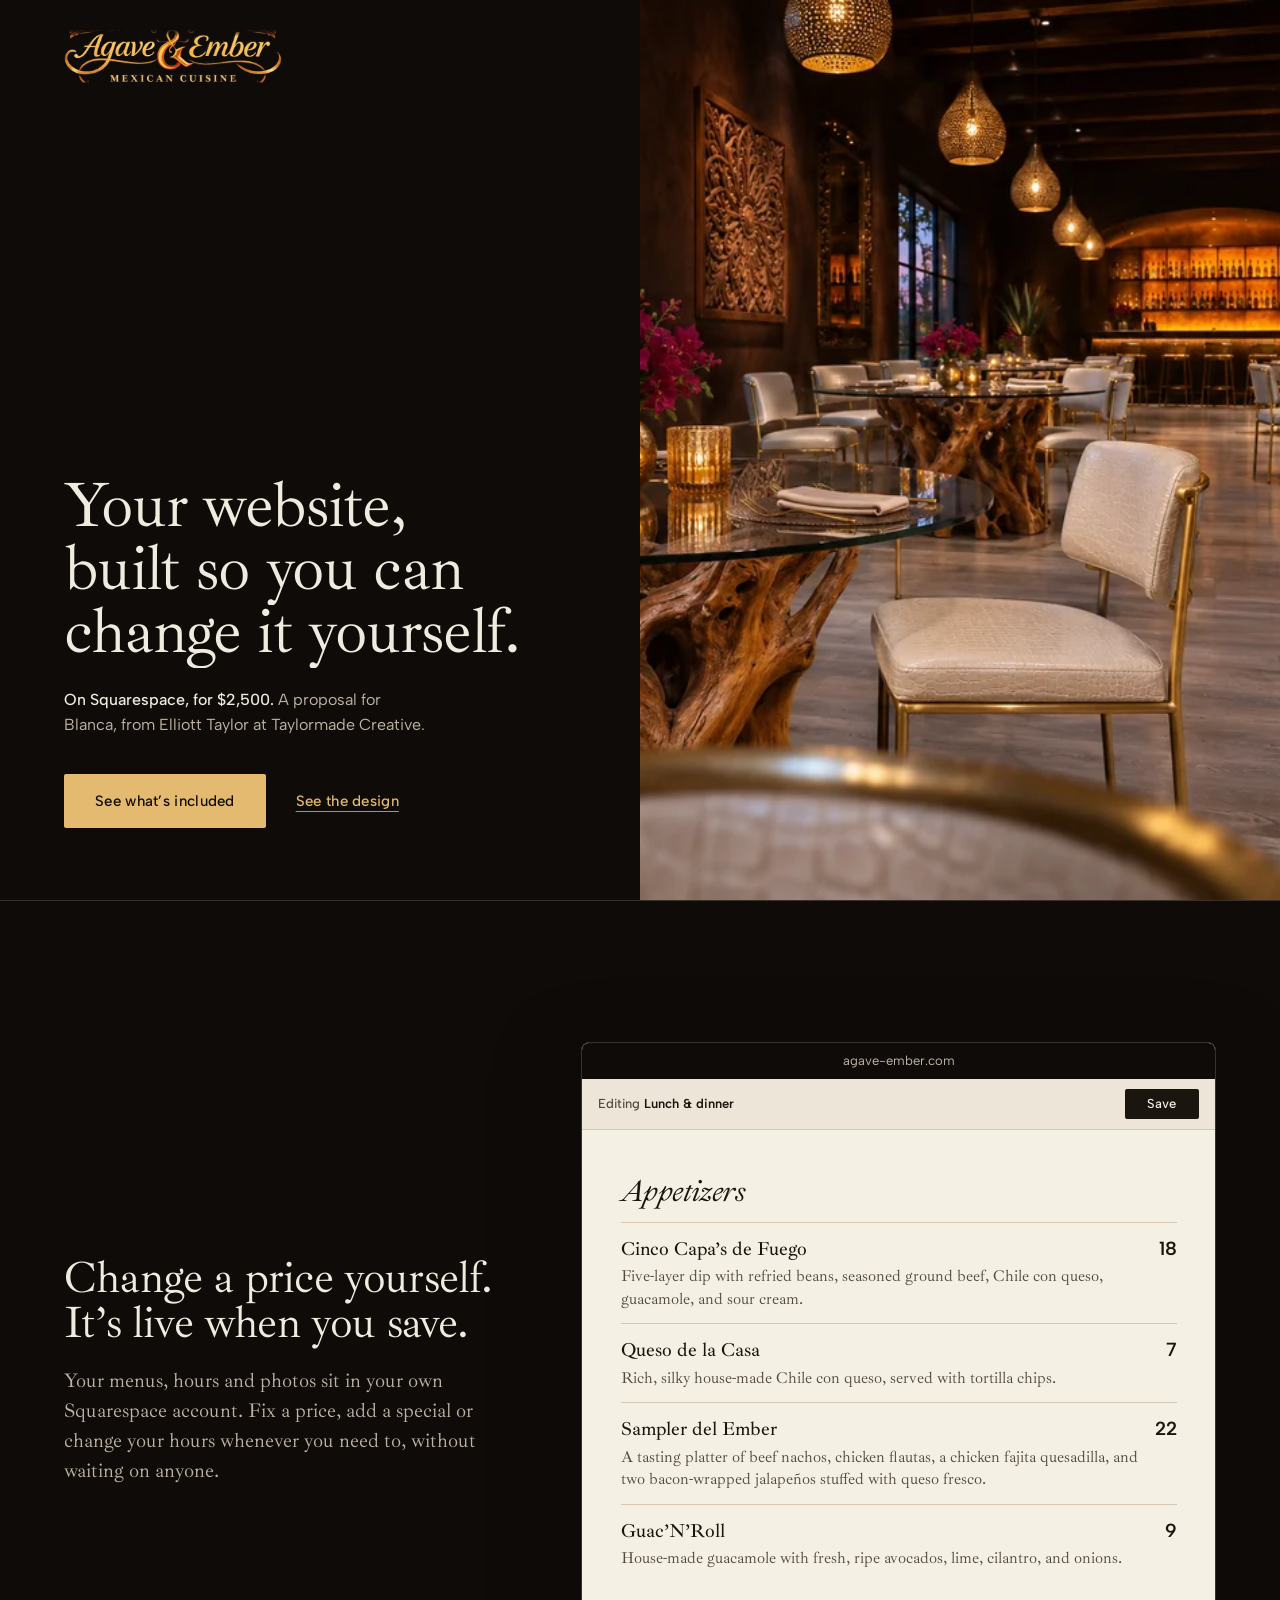
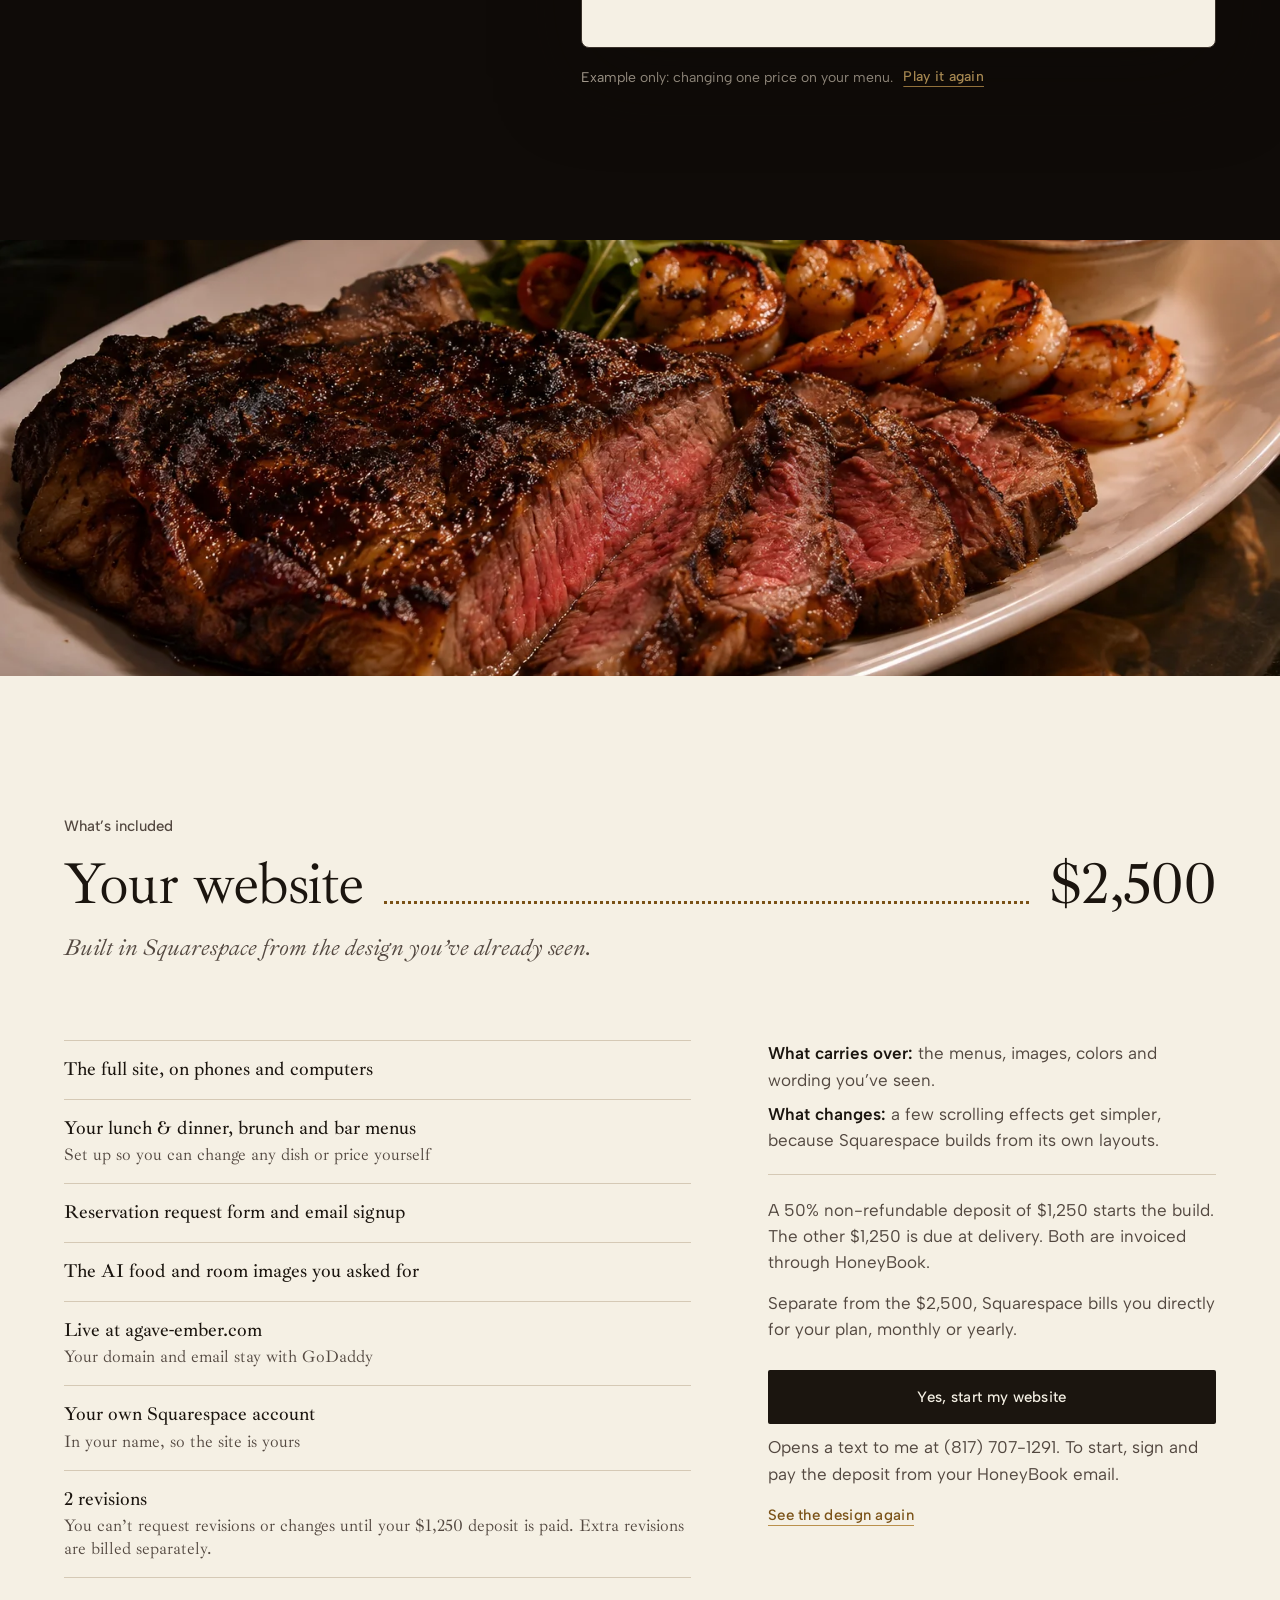
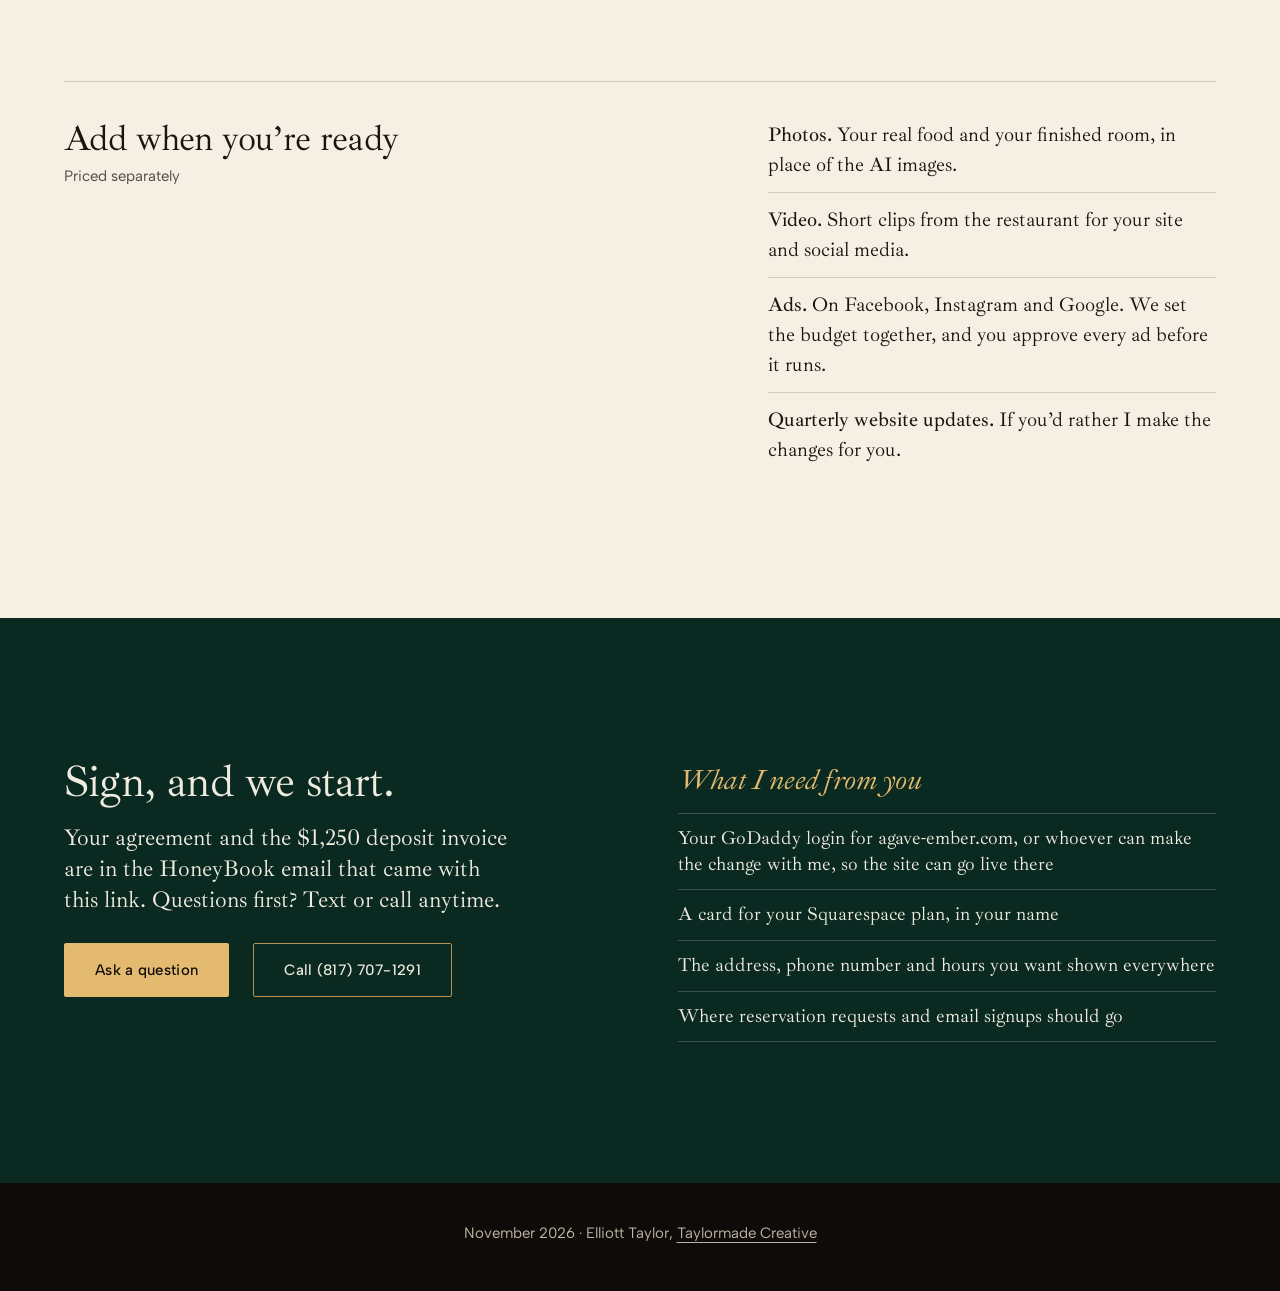
<file: squarespace/index.html>
<!doctype html>
<html lang="en">
<head>
<meta charset="utf-8">
<meta name="viewport" content="width=device-width, initial-scale=1, viewport-fit=cover">
<title>Agave &amp; Ember: your website on Squarespace</title>
<meta name="description" content="A proposal for Blanca at Agave &amp; Ember, from Elliott Taylor at Taylormade Creative.">
<meta name="robots" content="noindex, nofollow">
<meta name="theme-color" content="#0f0b08">
<meta property="og:type" content="website">
<meta property="og:title" content="Agave &amp; Ember: your website on Squarespace">
<meta property="og:description" content="Your website, built so you can change it yourself. A proposal for Blanca from Elliott Taylor at Taylormade Creative.">
<meta property="og:url" content="https://taylormadecreative.github.io/agave-ember-proposal/squarespace/">
<meta property="og:image" content="https://taylormadecreative.github.io/agave-ember-proposal/site/img/og.jpg?v=2">
<meta property="og:image:width" content="1200">
<meta property="og:image:height" content="630">
<meta property="og:image:alt" content="Agave &amp; Ember Mexican Cuisine logo beside a candlelit private dining table">
<meta name="twitter:card" content="summary_large_image">
<meta name="twitter:image" content="https://taylormadecreative.github.io/agave-ember-proposal/site/img/og.jpg?v=2">
<link rel="icon" type="image/png" href="../site/img/favicon.png">
<link rel="apple-touch-icon" href="../site/img/apple-touch-icon.png">
<link rel="preconnect" href="https://fonts.googleapis.com">
<link rel="preconnect" href="https://fonts.gstatic.com" crossorigin>
<link href="https://fonts.googleapis.com/css2?family=Albert+Sans:wght@400;500;600&family=Ibarra+Real+Nova:ital,wght@0,400;0,500;1,400&display=swap" rel="stylesheet">
<script>document.documentElement.classList.add('js');</script>
<style>
:root {
  --night: #0f0b08; --night-2: #17110c; --night-line: oklch(0.32 0.018 60); --control-line: oklch(0.52 0.018 60);
  --agave: oklch(0.255 0.04 172); --agave-line: oklch(0.42 0.04 172);
  --paper: oklch(0.955 0.016 85); --paper-2: oklch(0.925 0.02 84); --paper-line: oklch(0.84 0.03 80);
  --ink: oklch(0.2 0.015 60); --ink-2: oklch(0.41 0.02 60);
  --cream: oklch(0.94 0.016 85); --muted: oklch(0.77 0.024 78);
  --gold: oklch(0.81 0.105 82); --gold-2: oklch(0.68 0.1 78); --gold-ink: oklch(0.47 0.09 72);
  --f-serif: "Ibarra Real Nova", "Iowan Old Style", Georgia, serif; --f-ui: "Albert Sans", system-ui, sans-serif;
  --t-display: clamp(2.75rem, 4.6vw, 5rem); --t-h2: clamp(2rem, 3.5vw, 3.5rem); --t-lg: clamp(1.35rem, 1.8vw, 1.625rem);
  --gutter: clamp(22px, 5vw, 80px); --max: 1320px; --section: clamp(80px, 11vw, 168px);
  --ease-out: cubic-bezier(0.23, 1, 0.32, 1); --ease-slow: cubic-bezier(0.16, 1, 0.3, 1);
}
*, *::before, *::after { box-sizing: border-box; }
html { overflow-x: clip; scroll-behavior: smooth; scroll-padding-top: 20px; -webkit-text-size-adjust: 100%; }
body { margin: 0; overflow-x: clip; background: var(--night); color: var(--cream); font: 400 1.25rem/1.5 var(--f-serif); font-variant-numeric: lining-nums; -webkit-font-smoothing: antialiased; }
img { display: block; max-width: 100%; height: auto; }
figure { margin: 0; }
a { color: inherit; text-underline-offset: 0.25em; text-decoration-thickness: 1px; }
h1, h2, h3 { font-family: var(--f-serif); font-weight: 400; margin: 0; letter-spacing: -0.018em; }
h2 { font-size: var(--t-h2); line-height: 1; text-wrap: balance; }
p, li { text-wrap: pretty; }
.menu-desc, .next-lead, .demo-caption, .hero-for { text-wrap: balance; }
p { margin: 0; }
.nw { white-space: nowrap; }
ul { margin: 0; padding: 0; list-style: none; }
:focus-visible { outline: 2px solid var(--gold); outline-offset: 3px; }
.included :focus-visible { outline-color: var(--ink); }
.wrap { width: 100%; max-width: calc(var(--max) + var(--gutter) * 2); margin-inline: auto; padding-inline: var(--gutter); }

.btn { display: inline-flex; align-items: center; justify-content: center; min-height: 54px; padding: 14px 30px; border: 1px solid transparent; border-radius: 2px; font: 500 0.9375rem/1.2 var(--f-ui); letter-spacing: 0.02em; text-decoration: none; text-align: center; cursor: pointer; transition: background-color 220ms ease, color 220ms ease, border-color 220ms ease, transform 160ms var(--ease-out); }
.btn:active { transform: scale(0.98); }
.btn-gold { background: var(--gold); color: var(--night); }
.btn-line { border-color: var(--gold-2); color: var(--cream); }
.btn-ink { background: var(--ink); color: var(--paper); }
.text-link { display: inline-flex; align-items: center; min-height: 44px; color: var(--gold); font: 500 0.9375rem/1.2 var(--f-ui); letter-spacing: 0.02em; text-decoration: underline; text-decoration-color: var(--gold-2); text-underline-offset: 0.35em; }
@media (hover: hover) and (pointer: fine) {
  .btn-gold:hover { background: oklch(0.87 0.1 84); }
  .btn-line:hover { background: var(--gold); border-color: var(--gold); color: var(--night); }
  .btn-ink:hover { background: var(--agave); }
  .text-link:hover { color: var(--cream); text-decoration-color: var(--cream); }
}

/* Hero: copy on charred wood, the room beside it */
.hero { display: grid; grid-template-columns: minmax(0, 6fr) minmax(0, 6fr); grid-template-rows: auto minmax(0, 1fr); grid-template-areas: "logo photo" "copy photo"; min-height: 100dvh; }
.hero-logo, .hero-copy { padding-left: max(var(--gutter), calc((100vw - var(--max)) / 2)); padding-right: clamp(28px, 4vw, 64px); }
.hero-logo { grid-area: logo; padding-top: 30px; }
.hero-logo img { width: clamp(190px, 17vw, 250px); height: auto; }
.hero-copy { grid-area: copy; align-self: end; padding-top: 48px; padding-bottom: clamp(40px, 8dvh, 88px); }
.hero h1 { font-size: clamp(2.75rem, 5vw, 5.5rem); line-height: 0.98; }
.hero h1 .line { white-space: nowrap; }
.hero h1 .line { display: block; overflow: hidden; padding-bottom: 0.08em; margin-bottom: -0.08em; }
.hero h1 .line > span { display: block; animation: rise 1000ms 650ms var(--ease-slow) both; }
.hero h1 .line:nth-child(2) > span { animation-delay: 760ms; }
.hero h1 .line:nth-child(3) > span { animation-delay: 870ms; }
@keyframes rise { from { transform: translateY(108%); } }
.hero-for { margin-top: 26px; max-width: 24em; color: var(--muted); font: 400 1rem/1.55 var(--f-ui); animation: fadeUp 900ms 1150ms var(--ease-slow) both; }
.hero-for strong { color: var(--cream); font-weight: 500; }
.hero-actions { margin-top: 36px; display: flex; flex-wrap: wrap; align-items: center; gap: 14px 30px; animation: fadeUp 900ms 1300ms var(--ease-slow) both; }
@keyframes fadeUp { from { opacity: 0; transform: translateY(14px); } }
.hero-photo { grid-area: photo; position: relative; overflow: hidden; animation: curtain 1100ms 60ms var(--ease-slow) both; }
.hero-photo img { position: absolute; inset: 0; width: 100%; height: 100%; object-fit: cover; object-position: 64% 50%; animation: lightsUp 2600ms var(--ease-slow) both; }
@keyframes curtain { from { clip-path: inset(0 0 0 100%); } to { clip-path: inset(0); } }
@keyframes lightsUp { 0% { transform: scale(1.06); filter: brightness(0.3); } 35% { filter: brightness(0.3); } 100% { transform: none; filter: none; } }

/* The demo: change it yourself */
.demo { background: var(--night); border-top: 1px solid var(--night-line); padding-block: var(--section); }
.demo-grid { display: grid; grid-template-columns: minmax(0, 5fr) minmax(0, 7fr); gap: 44px clamp(32px, 5vw, 88px); align-items: center; }
.demo h2 { margin-bottom: 22px; }
.demo-lead { color: var(--muted); max-width: 25em; }
.frame-wrap { position: relative; }
.replay { position: absolute; inset: 0; width: 100%; padding: 0; border: 0; border-radius: 8px; background: transparent; cursor: pointer; }
.frame { position: relative; border: 1px solid var(--night-line); border-radius: 8px; overflow: hidden; background: var(--paper); color: var(--ink); box-shadow: 0 30px 80px rgb(15 11 8 / 0.55); user-select: none; }
.frame-bar { display: flex; align-items: center; justify-content: center; height: 36px; background: var(--night); color: var(--muted); font: 400 0.8125rem/1 var(--f-ui); }
.editbar { display: flex; align-items: center; justify-content: space-between; gap: 12px; padding: 10px 16px; background: var(--paper-2); border-bottom: 1px solid var(--paper-line); font: 500 0.8125rem/1.2 var(--f-ui); color: var(--ink-2); }
.editbar b { font-weight: 600; color: var(--ink); }
.save { position: relative; display: inline-flex; align-items: center; justify-content: center; min-width: 74px; min-height: 30px; padding: 6px 14px; border-radius: 2px; background: var(--ink); color: var(--paper); font: 500 0.8125rem/1 var(--f-ui); transition: transform 160ms var(--ease-out), background-color 220ms ease; }
.save.is-pressed { transform: scale(0.94); }
.save.is-saved { background: var(--agave); }
.mock { padding: clamp(22px, 3vw, 38px) clamp(20px, 3vw, 40px) clamp(56px, 5vw, 64px); }
.mock h3 { font-size: clamp(1.6rem, 2.4vw, 2.1rem); font-style: italic; margin-bottom: 8px; }
.mock li { display: grid; grid-template-columns: minmax(0, 1fr) auto; align-items: baseline; column-gap: 18px; padding: 13px 0; border-top: 1px solid var(--paper-line); }
.mock .dish { font-size: clamp(1.125rem, 1.5vw, 1.3125rem); font-weight: 500; line-height: 1.2; }
.mock .cost { position: relative; align-self: baseline; min-width: 2.4ch; text-align: right; font: 600 1.1875rem/1.4 var(--f-ui); font-variant-numeric: lining-nums tabular-nums; border-radius: 2px; transition: box-shadow 200ms ease, background-color 200ms ease; }
.mock li p { grid-column: 1 / -1; max-width: 58ch; margin-top: 3px; font-size: 1rem; line-height: 1.4; color: var(--ink-2); }
.cost.is-editing { box-shadow: 0 0 0 1.5px var(--gold-ink), 0 0 0 5px oklch(0.81 0.105 82 / 0.3); }
.cost.is-selected .num { background: oklch(0.81 0.105 82 / 0.55); }
.num { border-radius: 2px; transition: background-color 1200ms ease; }
.cost.is-new .num { background: oklch(0.81 0.105 82 / 0.5); transition: none; }
.cost.is-typing::after { content: ""; position: absolute; right: -3px; top: 15%; width: 1.5px; height: 70%; background: var(--ink); animation: caret 900ms steps(1) infinite; }
@keyframes caret { 50% { opacity: 0; } }
.tap { position: absolute; z-index: 3; width: 44px; height: 44px; margin: -22px 0 0 -22px; border-radius: 50%; background: oklch(0.47 0.09 72 / 0.35); border: 1.5px solid var(--gold-ink); pointer-events: none; animation: tap 700ms var(--ease-out) forwards; }
@keyframes tap { from { transform: scale(0.5); opacity: 1; } to { transform: scale(1.5); opacity: 0; } }
.toast { position: absolute; left: 50%; bottom: 18px; display: flex; align-items: center; gap: 10px; padding: 12px 18px; border-radius: 3px; background: var(--night); color: var(--cream); font: 500 0.875rem/1.2 var(--f-ui); white-space: nowrap; box-shadow: 0 14px 36px rgb(15 11 8 / 0.35); transform: translate(-50%, calc(100% + 24px)); opacity: 0; transition: transform 420ms var(--ease-slow), opacity 260ms ease; }
.toast svg { flex: none; color: var(--gold); }
.toast.is-on { transform: translate(-50%, 0); opacity: 1; }
.replay-link { min-height: 44px; margin-left: 6px; padding: 0; border: 0; background: none; cursor: pointer; font-size: 0.875rem; }
@media (hover: hover) and (pointer: fine) { .frame-wrap:hover .frame { border-color: var(--control-line); } }
.demo-caption { margin-top: 8px; font: 400 0.875rem/1.5 var(--f-ui); color: var(--muted); }

/* A plate between the demo and the price */
.plate { display: block; width: 100%; height: clamp(240px, 34vw, 500px); object-fit: cover; object-position: 50% 55%; }

/* What's included: the price set like her menu */
.included { background: var(--paper); color: var(--ink); padding-block: var(--section); }
.included-kicker { font: 500 0.9375rem/1.4 var(--f-ui); color: var(--ink-2); margin-bottom: 18px; }
.menu-line { display: grid; grid-template-columns: auto minmax(40px, 1fr) auto; align-items: baseline; gap: 0 clamp(14px, 1.6vw, 24px); }
.menu-line h2 { font-size: var(--t-display); line-height: 1; }
.leader { align-self: end; height: 0; margin-bottom: 0.5em; border-bottom: 3px dotted var(--gold-ink); transform-origin: left center; }
.amount { font: 400 var(--t-display)/1 var(--f-serif); letter-spacing: -0.02em; color: var(--ink); }
.menu-desc { margin-top: 18px; font-size: var(--t-lg); line-height: 1.35; font-style: italic; color: var(--ink-2); max-width: 30em; }
.included-grid { display: grid; grid-template-columns: minmax(0, 7fr) minmax(0, 5fr); gap: 48px clamp(32px, 6vw, 96px); margin-top: clamp(44px, 6vw, 80px); }
.list li { padding: 16px 0; border-top: 1px solid var(--paper-line); font-size: 1.1875rem; font-weight: 500; line-height: 1.35; }
.list li:last-child { border-bottom: 1px solid var(--paper-line); }
.list strong { font-weight: 500; }
.list li span { display: block; color: var(--ink-2); font-size: 1.0625rem; font-weight: 400; margin-top: 3px; }
.deal { align-self: start; position: sticky; top: 28px; }
.deal p { font: 400 1.0625rem/1.55 var(--f-ui); color: var(--ink-2); }
.deal p + p { margin-top: 14px; }
.deal .btn { width: 100%; margin-top: 28px; }
.btn-note { margin-top: 10px; font: 400 0.9375rem/1.45 var(--f-ui); color: var(--ink-2); }
.deal .text-link { color: var(--gold-ink); text-decoration-color: var(--gold-2); margin-top: 6px; }
.carry { margin-bottom: 22px; padding-bottom: 20px; border-bottom: 1px solid var(--paper-line); }
.carry p + p { margin-top: 8px; }
.carry strong { color: var(--ink); font-weight: 600; }
@media (hover: hover) and (pointer: fine) { .deal .text-link:hover { color: var(--ink); text-decoration-color: var(--ink); } }

.later { display: grid; grid-template-columns: minmax(0, 7fr) minmax(0, 5fr); gap: 20px clamp(32px, 6vw, 96px); margin-top: clamp(64px, 8vw, 112px); padding-top: clamp(28px, 3vw, 40px); border-top: 1px solid var(--paper-line); }
.later h3 { font-size: clamp(1.9rem, 2.8vw, 2.5rem); line-height: 1.05; }
.later h3 span { display: block; margin-top: 8px; font: 400 0.9375rem/1.4 var(--f-ui); letter-spacing: 0; color: var(--ink-2); }
.later li { padding-block: 12px; border-top: 1px solid var(--paper-line); }
.later li:first-child { border-top: 0; padding-top: 0; }
.later strong { font-weight: 500; }

/* Next */
.next { background: var(--agave); padding-block: var(--section); }
.next-grid { display: grid; grid-template-columns: minmax(0, 6fr) minmax(0, 6fr); gap: 44px clamp(32px, 6vw, 96px); align-items: start; }
.next h2 { margin-bottom: 18px; }
.next-lead { font-size: var(--t-lg); line-height: 1.35; max-width: 22em; margin-bottom: 28px; }
.next-actions { display: flex; flex-wrap: wrap; align-items: center; gap: 10px 24px; }
.next h3 { font-size: clamp(1.6rem, 2.2vw, 2rem); font-style: italic; color: var(--gold); margin-bottom: 12px; }
.next li { padding-block: 12px; border-top: 1px solid var(--agave-line); font-size: 1.1875rem; line-height: 1.35; }
.next li:last-child { border-bottom: 1px solid var(--agave-line); }
.sign { padding: 28px var(--gutter) 36px; text-align: center; font: 400 0.9375rem/1.5 var(--f-ui); color: var(--muted); }
.sign a { display: inline-flex; align-items: center; min-height: 44px; }

/* Scroll reveals: only when scripting runs, so the page always reads without it */
.js .reveal { opacity: 0; transform: translateY(18px); transition: opacity 800ms var(--ease-slow), transform 900ms var(--ease-slow); }
.js .reveal.in { opacity: 1; transform: none; }
.js .leader { transform: scaleX(0); transition: transform 1100ms 200ms var(--ease-slow); }
.js .menu-line.in .leader { transform: none; }
.js .amount { opacity: 0; transform: translateY(12px); transition: opacity 700ms 700ms var(--ease-slow), transform 800ms 700ms var(--ease-slow); }
.js .menu-line.in .amount { opacity: 1; transform: none; }

@media (max-width: 560px) {
  .menu-line { gap: 0 10px; }
  .menu-line h2, .amount { font-size: clamp(1.75rem, 8.8vw, 3rem); }
  .demo-lead { font-size: 1.0625rem; }
  .mock li:nth-child(1), .mock li:nth-child(4) { display: none; }
  .mock { padding-bottom: 28px; }
}
@media (max-width: 1000px) {
  .included-grid { grid-template-columns: minmax(0, 1fr); }
  .deal { position: static; }
}
@media (max-width: 860px) {
  .hero { grid-template-columns: minmax(0, 1fr); grid-template-rows: auto auto auto; grid-template-areas: "logo" "photo" "copy"; min-height: 0; }
  .hero-logo { display: flex; justify-content: center; padding: 14px var(--gutter); }
  .hero-logo img { width: 168px; }
  .hero-photo { aspect-ratio: 1.6; max-height: 52dvh; }
  .hero-photo img { object-position: 22% 50%; }
  .hero-copy { padding: 26px var(--gutter) 52px; }
  .hero h1 { font-size: clamp(2.5rem, 10.6vw, 5rem); }
  .hero h1 .line { white-space: normal; }
  .hero-actions { margin-top: 28px; }
  .demo-grid, .later, .next-grid { grid-template-columns: minmax(0, 1fr); }
  .demo { padding-top: 56px; }
  .next-actions .btn { flex: 1 1 100%; }
  .next-actions .text-link { flex: 1 1 100%; justify-content: center; }
}
@media (max-width: 420px) {
  .toast { font-size: 0.8125rem; padding: 11px 14px; }
}
@media (prefers-reduced-motion: reduce) {
  html { scroll-behavior: auto; }
  *, *::before, *::after { animation: none !important; transition: none !important; }
  .js .reveal, .js .amount { opacity: 1; transform: none; }
  .js .leader { transform: none; }
}
@media print {
  body { background: var(--paper); color: var(--ink); }
  .hero, .demo, .next { background: var(--paper); color: var(--ink); min-height: 0; }
  .hero-photo, .demo-visual, .hero-actions, .next-actions, .deal .btn { display: none; }
  .hero-for, .demo-lead, .next h3, .sign { color: var(--ink-2); }
  .js .reveal, .js .amount { opacity: 1; transform: none; }
  .js .leader { transform: none; }
  .deal { position: static; }
}
</style>
</head>
<body>

<div class="hero">
  <div class="hero-logo"><img src="../site/img/logo-wordmark.webp" alt="Agave &amp; Ember Mexican Cuisine" width="640" height="155"></div>
  <div class="hero-copy">
      <h1><span class="line"><span>Your website,</span></span><span class="line"><span>built so you can</span></span><span class="line"><span>change it yourself.</span></span></h1>
      <p class="hero-for"><strong>On Squarespace, for $2,500.</strong> A&nbsp;proposal for Blanca, from Elliott Taylor at Taylormade Creative.</p>
    <div class="hero-actions">
      <a class="btn btn-gold" href="#included">See what’s included</a>
      <a class="text-link" href="../site/" target="_blank" rel="noopener">See the design</a>
    </div>
  </div>
  <figure class="hero-photo">
    <img width="1536" height="1024" src="../site/img/room-dining-1536.webp" srcset="../site/img/room-dining-1000.webp 1000w, ../site/img/room-dining-1536.webp 1536w" sizes="(max-width: 860px) 100vw, 58vw" alt="The dining room at dusk: white leather chairs around glass tables on carved wood bases, lantern light and a glowing bar at the back" fetchpriority="high">
  </figure>
</div>

<main>
<section class="demo" aria-labelledby="demo-title">
  <div class="wrap demo-grid">
    <div class="reveal">
      <h2 id="demo-title">Change a price yourself. It’s live when you save.</h2>
      <p class="demo-lead">Your menus, hours and photos sit in your own Squarespace account. Fix a price, add a special or change your hours whenever you need to, without waiting on anyone.</p>
    </div>
    <figure class="demo-visual reveal">
      <div class="frame-wrap">
      <div class="frame" data-demo aria-hidden="true">
        <div class="frame-bar">agave-ember.com</div>
        <div class="editbar"><span>Editing <b>Lunch &amp; dinner</b></span><span class="save" data-save>Save</span></div>
        <div class="mock">
          <h3>Appetizers</h3>
          <ul>
            <li><span class="dish">Cinco Capa’s de Fuego</span><span class="cost">18</span><p>Five-layer dip with refried beans, seasoned ground beef, Chile con queso, guacamole, and sour cream.</p></li>
            <li><span class="dish">Queso de la Casa</span><span class="cost" data-price><span class="num">7</span></span><p>Rich, silky house-made Chile con queso, served with tortilla chips.</p></li>
            <li><span class="dish">Sampler del Ember</span><span class="cost">22</span><p>A tasting platter of beef nachos, chicken flautas, a chicken fajita quesadilla, and two bacon-wrapped jalapeños stuffed with queso fresco.</p></li>
            <li><span class="dish">Guac’N’Roll</span><span class="cost">9</span><p>House-made guacamole with fresh, ripe avocados, lime, cilantro, and onions.</p></li>
          </ul>
        </div>
        <div class="toast" data-toast><svg width="16" height="16" viewBox="0 0 16 16" fill="none" aria-hidden="true"><path d="M3 8.5l3.2 3L13 4.5" stroke="currentColor" stroke-width="1.8" stroke-linecap="round" stroke-linejoin="round"/></svg>Saved. Live on agave-ember.com</div>
      </div>
      <button type="button" class="replay" data-replay aria-label="Play the price example again"></button>
      </div>
      <figcaption class="demo-caption">Example only: changing one price on your menu. <button type="button" class="text-link replay-link" data-replay>Play it again</button></figcaption>
    </figure>
  </div>
</section>

<img class="plate" src="../site/img/dish-mar-y-tierra-1536.webp" srcset="../site/img/dish-mar-y-tierra-900.webp 900w, ../site/img/dish-mar-y-tierra-1536.webp 1536w" sizes="100vw" width="1536" height="1024" alt="Mar y Tierra: a sliced ribeye with four grilled shrimp, arugula salad, cherry tomatoes and charro beans" loading="lazy">

<section class="included" id="included" aria-labelledby="included-title">
  <div class="wrap">
    <p class="included-kicker reveal">What’s included</p>
    <div class="menu-line reveal">
      <h2 id="included-title">Your website</h2>
      <span class="leader" aria-hidden="true"></span>
      <p class="amount">$2,500</p>
    </div>
    <p class="menu-desc reveal">Built in Squarespace from the design you’ve already seen.</p>

    <div class="included-grid">
      <ul class="list reveal">
        <li>The full site, on phones and computers</li>
        <li><strong>Your lunch &amp; dinner, brunch and bar menus</strong><span>Set up so you can change any dish or price yourself</span></li>
        <li>Reservation request form and email signup</li>
        <li>The AI food and room images you asked for</li>
        <li><strong>Live at agave-ember.com</strong><span>Your domain and email stay with GoDaddy</span></li>
        <li><strong>Your own Squarespace account</strong><span>In your name, so the site is yours</span></li>
        <li><strong>2 revisions</strong><span>You can’t request revisions or changes until your $1,250 deposit is paid. Extra revisions are billed separately.</span></li>
      </ul>
      <div class="deal reveal">
        <div class="carry">
          <p><strong>What carries over:</strong> the menus, images, colors and wording you’ve seen.</p>
          <p><strong>What changes:</strong> a few scrolling effects get simpler, because Squarespace builds from its own layouts.</p>
        </div>
        <p>A 50% non-refundable deposit of $1,250 starts the build. The other $1,250 is due at delivery. Both are invoiced through HoneyBook.</p>
        <p>Separate from the $2,500, Squarespace bills you directly for your plan, monthly or yearly.</p>
        <a class="btn btn-ink" href="sms:+18177071291?&amp;body=Hi%20Elliott%2C%20this%20is%20Blanca%20from%20Agave%20%26%20Ember.%20I%20would%20like%20to%20go%20with%20the%20%242%2C500%20Squarespace%20website.">Yes, start my website</a>
        <p class="btn-note">Opens a text to me at (817) 707-1291. To start, sign and pay the deposit from your HoneyBook email.</p>
        <a class="text-link" href="../site/" target="_blank" rel="noopener">See the design again</a>
      </div>
    </div>

    <div class="later reveal">
      <h3>Add when you’re ready<span>Priced separately</span></h3>
      <ul>
        <li><strong>Photos.</strong> Your real food and your finished room, in place of the AI images.</li>
        <li><strong>Video.</strong> Short clips from the restaurant for your site and social media.</li>
        <li><strong>Ads.</strong> On Facebook, Instagram and Google. We set the budget together, and you approve every ad before it runs.</li>
        <li><strong>Quarterly website updates.</strong> If you’d rather I make the changes for you.</li>
      </ul>
    </div>
  </div>
</section>

<section class="next" aria-labelledby="next-title">
  <div class="wrap next-grid">
    <div class="reveal">
      <h2 id="next-title">Sign, and we start.</h2>
      <p class="next-lead">Your agreement and the $1,250 deposit invoice are in the HoneyBook email that came with this link. Questions first? Text or call anytime.</p>
      <div class="next-actions">
        <a class="btn btn-gold" href="sms:+18177071291?&amp;body=Hi%20Elliott%2C%20this%20is%20Blanca%20from%20Agave%20%26%20Ember.%20I%20have%20a%20question%20about%20the%20Squarespace%20website.">Ask a question</a>
        <a class="btn btn-line" href="tel:+18177071291">Call (817) 707-1291</a>
      </div>
    </div>
    <div class="reveal">
      <h3>What I need from you</h3>
      <ul>
        <li>Your GoDaddy login for agave-ember.com, or whoever can make the change with me, so the site can go live there</li>
        <li>A card for your Squarespace plan, in your name</li>
        <li>The address, phone number and hours you want shown everywhere</li>
        <li>Where reservation requests and email signups should go</li>
      </ul>
    </div>
  </div>
</section>
</main>

<p class="sign">November 2026 · Elliott Taylor, <a href="https://www.taylormadecreative.net" target="_blank" rel="noopener">Taylormade Creative</a></p>

<script>
(() => {
  const reduce = matchMedia('(prefers-reduced-motion: reduce)').matches;

  // Scroll reveals
  const items = document.querySelectorAll('.reveal');
  if (reduce || !('IntersectionObserver' in window)) {
    items.forEach(el => el.classList.add('in'));
  } else {
    const io = new IntersectionObserver(entries => {
      entries.forEach(e => { if (e.isIntersecting) { e.target.classList.add('in'); io.unobserve(e.target); } });
    }, { rootMargin: '0px 0px -4% 0px' });
    items.forEach(el => io.observe(el));
  }

  // The demo: tap the price, type a new one, save, see it go live
  const frame = document.querySelector('[data-demo]');
  if (!frame) return;
  const price = frame.querySelector('[data-price]');
  const num = price.querySelector('.num');
  const save = frame.querySelector('[data-save]');
  const toast = frame.querySelector('[data-toast]');

  const showSaved = () => {
    num.textContent = '8'; save.textContent = 'Saved'; save.classList.add('is-saved'); toast.classList.add('is-on');
  };
  if (reduce) { showSaved(); return; }

  const sleep = ms => new Promise(r => setTimeout(r, ms));
  const tapAt = el => {
    const f = frame.getBoundingClientRect(), r = el.getBoundingClientRect();
    const dot = document.createElement('span');
    dot.className = 'tap';
    dot.style.left = (r.left - f.left + r.width / 2) + 'px';
    dot.style.top = (r.top - f.top + r.height / 2) + 'px';
    frame.appendChild(dot);
    setTimeout(() => dot.remove(), 750);
  };
  const reset = () => {
    num.textContent = '7';
    price.classList.remove('is-editing', 'is-selected', 'is-typing', 'is-new');
    save.textContent = 'Save'; save.classList.remove('is-saved', 'is-pressed');
    toast.classList.remove('is-on');
  };

  let run = 0;
  const loop = async (id) => {
    while (id === run) {
      reset();
      await sleep(600); if (id !== run) return;
      tapAt(price); price.classList.add('is-editing');
      await sleep(450); if (id !== run) return;
      price.classList.add('is-selected');
      await sleep(650); if (id !== run) return;
      price.classList.remove('is-selected'); num.textContent = '8'; price.classList.add('is-typing', 'is-new');
      await sleep(800); if (id !== run) return;
      tapAt(save); save.classList.add('is-pressed');
      await sleep(160); if (id !== run) return;
      save.classList.remove('is-pressed'); price.classList.remove('is-editing', 'is-typing');
      save.textContent = 'Saved'; save.classList.add('is-saved'); toast.classList.add('is-on');
      requestAnimationFrame(() => requestAnimationFrame(() => price.classList.remove('is-new')));
      await sleep(3400); if (id !== run) return;
      toast.classList.remove('is-on');
      await sleep(500);
    }
  };
  new IntersectionObserver(([e]) => {
    run++;
    if (e.isIntersecting) loop(run); else reset();
  }, { threshold: 0.6 }).observe(frame);
  document.querySelectorAll('[data-replay]').forEach(b => b.addEventListener('click', () => { run++; loop(run); }));
})();
</script>
</body>
</html>
</file>
<file: site/styles.css>
/* Agave & Ember · Mexican Cuisine
   Three materials: night (charred wood), agave (the logo's leaf), paper (the printed menu and morning light).
   Ibarra Real Nova is a revival of Spanish royal printing, set here for the menu and all display type.
   Albert Sans is only for controls: navigation, buttons, forms. */

:root {
  --night: #0f0b08;
  --night-2: #17110c;
  --night-line: oklch(0.32 0.018 60);
  --control-line: oklch(0.52 0.018 60);
  --agave: oklch(0.255 0.04 172);
  --agave-line: oklch(0.42 0.04 172);
  --paper: oklch(0.955 0.016 85);
  --paper-2: oklch(0.925 0.024 82);
  --paper-line: oklch(0.84 0.03 80);
  --ink: oklch(0.2 0.015 60);
  --ink-2: oklch(0.41 0.02 60);
  --cream: oklch(0.94 0.016 85);
  --muted: oklch(0.77 0.024 78);
  --gold: oklch(0.81 0.105 82);
  --gold-2: oklch(0.68 0.1 78);
  --gold-ink: oklch(0.47 0.09 72);
  --ember: oklch(0.74 0.15 48);

  --f-serif: "Ibarra Real Nova", "Iowan Old Style", Georgia, serif;
  --f-ui: "Albert Sans", system-ui, sans-serif;

  --t-display: clamp(3.1rem, 5.6vw, 6rem);
  --t-statement: clamp(3rem, 6vw, 6.25rem);
  --t-h2: clamp(2.75rem, 4.6vw, 4.75rem);
  --t-h3: clamp(2.05rem, 3vw, 2.75rem);
  --t-lg: clamp(1.4rem, 1.9vw, 1.75rem);

  --gutter: clamp(22px, 5vw, 80px);
  --max: 1440px;
  --section: clamp(96px, 13vw, 208px);
  --header-h: 84px;
  --ease: cubic-bezier(0.23, 1, 0.32, 1);
  --ease-slow: cubic-bezier(0.16, 1, 0.3, 1);
}

*, *::before, *::after { box-sizing: border-box; }
html { overflow-x: clip; scroll-behavior: smooth; scroll-padding-top: calc(var(--header-h) + 12px); -webkit-text-size-adjust: 100%; }
body {
  margin: 0; overflow-x: clip;
  background: var(--night); color: var(--cream);
  font: 400 1.25rem/1.5 var(--f-serif);
  font-variant-numeric: lining-nums;
  -webkit-font-smoothing: antialiased;
  -moz-osx-font-smoothing: grayscale;
}
[hidden] { display: none !important; }
img { display: block; max-width: 100%; height: auto; }
figure { margin: 0; }
a { color: inherit; text-underline-offset: 0.2em; text-decoration-thickness: 1px; }
h1, h2, h3 { font-family: var(--f-serif); font-weight: 400; margin: 0; line-height: 1; letter-spacing: -0.018em; text-wrap: balance; }
h2 { font-size: var(--t-h2); }
p { margin: 0 0 1em; text-wrap: pretty; }
p:last-child { margin-bottom: 0; }
ul { margin: 0; padding: 0; list-style: none; }
.wrap { width: 100%; max-width: calc(var(--max) + var(--gutter) * 2); margin-inline: auto; padding-inline: var(--gutter); }
.sr { position: absolute; width: 1px; height: 1px; overflow: hidden; clip: rect(0 0 0 0); white-space: nowrap; }
.small { font-family: var(--f-ui); font-size: 0.9375rem; line-height: 1.55; color: var(--muted); }
:focus-visible { outline: 2px solid var(--gold); outline-offset: 3px; }
.menu :focus-visible, .brunch :focus-visible, .catering :focus-visible { outline-color: var(--ink); }

.skip { position: fixed; z-index: 60; top: 10px; left: 10px; padding: 12px 18px; background: var(--gold); color: var(--night); font: 600 0.9375rem var(--f-ui); clip-path: inset(50%); opacity: 0; pointer-events: none; }
.skip:focus { clip-path: none; opacity: 1; pointer-events: auto; }

/* Controls */
.btn {
  display: inline-flex; align-items: center; justify-content: center;
  min-height: 54px; padding: 14px 32px;
  font: 500 0.9375rem/1.2 var(--f-ui); letter-spacing: 0.02em; text-decoration: none;
  border: 1px solid transparent; border-radius: 2px; background: none; color: inherit; cursor: pointer;
  transition: background-color 220ms ease, color 220ms ease, border-color 220ms ease, transform 160ms var(--ease);
}
.btn:active { transform: scale(0.98); }
.btn-gold { background: var(--gold); color: var(--night); }
.btn-line { border-color: var(--gold-2); color: var(--cream); }
.btn-ink { background: var(--ink); color: var(--paper); }
.btn-block { width: 100%; }
.text-link {
  display: inline-flex; align-items: center; min-height: 44px; padding: 0;
  background: none; border: 0; color: var(--gold); cursor: pointer;
  font: 500 0.9375rem/1.2 var(--f-ui); letter-spacing: 0.02em;
  text-decoration: underline; text-decoration-color: var(--gold-2); text-underline-offset: 0.35em;
  transition: color 200ms ease, text-decoration-color 200ms ease;
}
.text-link.ink { color: var(--ink); text-decoration-color: var(--gold-ink); }
@media (hover: hover) and (pointer: fine) {
  .btn-gold:hover { background: oklch(0.87 0.1 84); }
  .btn-line:hover { background: var(--gold); border-color: var(--gold); color: var(--night); }
  .btn-ink:hover { background: var(--agave); }
  .text-link:hover { color: var(--cream); text-decoration-color: var(--cream); }
  .text-link.ink:hover { color: var(--gold-ink); text-decoration-color: var(--ink); }
}

/* Intro: the crest, a few embers, then the room */
.intro { display: none; }
.js .intro {
  display: grid; place-items: center;
  position: fixed; inset: 0; z-index: 50; background: var(--night);
  transition: opacity 620ms ease, visibility 620ms;
}
.no-intro .intro { display: none; }
.intro-done .intro { opacity: 0; visibility: hidden; pointer-events: none; }
.intro-embers { position: absolute; inset: 0; width: 100%; height: 100%; }
.intro-logo { position: relative; width: min(62vw, 400px); animation: crest 900ms var(--ease-slow) both; }
@keyframes crest { from { opacity: 0; transform: scale(0.965); } to { opacity: 1; transform: scale(1); } }

/* Header */
.site-header {
  position: fixed; z-index: 30; inset: 0 0 auto;
  display: grid; grid-template-columns: 1fr auto 1fr; align-items: center; gap: 24px;
  height: var(--header-h); padding-inline: max(var(--gutter), calc((100vw - var(--max)) / 2));
  border-bottom: 1px solid transparent;
  transition: background-color 320ms ease, border-color 320ms ease;
}
.site-header.scrolled { background: rgb(15 11 8 / 0.93); border-bottom-color: var(--night-line); backdrop-filter: blur(10px); -webkit-backdrop-filter: blur(10px); }
.brand { display: block; }
.brand img { height: 52px; width: auto; }
.nav { display: flex; gap: clamp(20px, 2.6vw, 40px); }
.nav a { position: relative; padding: 12px 0; white-space: nowrap; font: 500 0.875rem/1 var(--f-ui); letter-spacing: 0.025em; text-decoration: none; color: var(--cream); transition: color 200ms ease; }
.nav a::after { content: ""; position: absolute; left: 0; right: 0; bottom: 5px; height: 1px; background: var(--gold); transform: scaleX(0); transform-origin: left; transition: transform 300ms var(--ease); }
.nav a[aria-current="true"] { color: var(--gold); }
.nav a[aria-current="true"]::after { transform: scaleX(1); }
.header-right { display: flex; align-items: center; justify-content: flex-end; gap: clamp(20px, 2.6vw, 40px); }
.reserve-link { display: inline-flex; align-items: center; min-height: 44px; padding: 0 20px; border: 1px solid var(--gold-2); border-radius: 2px; color: var(--gold); font: 500 0.875rem/1 var(--f-ui); letter-spacing: 0.025em; text-decoration: none; transition: background-color 220ms ease, color 220ms ease, border-color 220ms ease; }
@media (hover: hover) and (pointer: fine) {
  .nav a:hover::after { transform: scaleX(1); }
  .reserve-link:hover { background: var(--gold); border-color: var(--gold); color: var(--night); }
}

/* Hero: one plate, one light */
.hero { position: relative; min-height: 100dvh; display: flex; overflow: clip; background: var(--night); }
.hero-plate { position: absolute; z-index: 0; top: var(--header-h); bottom: 0; right: -9vw; width: 100vw; overflow: hidden; }
.hero-plate img { width: 100%; height: 100%; object-fit: cover; object-position: 50% 40%; }
.js .hero-plate img { opacity: 0; transform: scale(1.035); }
.intro-done .hero-plate img, .no-intro .hero-plate img { opacity: 1; transform: none; transition: opacity 1500ms ease, transform 2200ms var(--ease-slow); }
.hero-copy { position: relative; z-index: 1; flex: 1; display: flex; flex-direction: column; justify-content: space-between; gap: 40px; width: 100%; max-width: calc(var(--max) + var(--gutter) * 2); margin-inline: auto; padding: calc(var(--header-h) + clamp(20px, 4dvh, 56px)) var(--gutter) clamp(32px, 5dvh, 56px); }
.hero h1 { font-size: var(--t-display); line-height: 0.98; text-wrap: initial; }
.hero-foot { display: flex; flex-direction: column; gap: 22px; align-items: flex-start; }
.hero-actions { display: flex; align-items: center; flex-wrap: wrap; gap: 14px 30px; }
.open-line { margin: 0; font: 400 0.9375rem/1.6 var(--f-ui); color: var(--muted); }
.open-line a { display: inline-block; padding-block: 6px; text-decoration-color: var(--control-line); }
.quick { display: none; }
.js .hero-in { opacity: 0; transform: translateY(16px); }
.intro-done .hero-in, .no-intro .hero-in { opacity: 1; transform: none; transition: opacity 900ms ease calc(var(--d) * 70ms + 120ms), transform 1100ms var(--ease-slow) calc(var(--d) * 70ms + 120ms); }

/* Kitchen: night */
.kitchen { padding-block: var(--section) calc(var(--section) * 0.8); }
.kitchen-head { display: grid; grid-template-columns: repeat(12, minmax(0, 1fr)); column-gap: clamp(16px, 2vw, 32px); align-items: end; row-gap: 14px; margin-bottom: clamp(36px, 5vw, 72px); }
.kitchen-head h2 { grid-column: 1 / 8; }
.kitchen-head p { grid-column: 9 / -1; margin: 0; color: var(--muted); }
.kitchen-grid { display: grid; grid-template-columns: repeat(12, minmax(0, 1fr)); column-gap: clamp(16px, 2vw, 32px); row-gap: clamp(56px, 7vw, 104px); }
.plate img { width: 100%; }
.plate figcaption { margin-top: 14px; color: var(--muted); font-size: 1.1875rem; line-height: 1.35; max-width: 26em; }
.plate strong { display: block; font-weight: 400; font-size: var(--t-lg); color: var(--cream); line-height: 1.15; margin-bottom: 3px; }
.k-steak { grid-column: 1 / 9; }
.k-camarones { grid-column: 9 / -1; align-self: end; }
.k-pollo { grid-column: 1 / 8; }
.sauces { grid-column: 9 / -1; align-self: center; }
.sauces-label { font-size: var(--t-lg); font-style: italic; color: var(--gold); margin-bottom: 20px; }
.sauces li { font-size: clamp(2.25rem, 3.6vw, 3.5rem); line-height: 1; letter-spacing: -0.018em; padding-block: 0.22em 0.19em; border-top: 1px solid var(--night-line); }
.sauces li:last-child { border-bottom: 1px solid var(--night-line); }
.sauces .text-link { margin-top: 20px; }

/* Menu: paper */
.menu { background: var(--paper); color: var(--ink); padding-block: var(--section); }
.menu-head { display: grid; grid-template-columns: repeat(12, minmax(0, 1fr)); column-gap: clamp(16px, 2vw, 32px); align-items: end; row-gap: 18px; margin-bottom: clamp(32px, 4vw, 60px); }
.menu-head h2 { grid-column: 1 / 8; font-size: var(--t-display); line-height: 0.96; }
.menu-note { grid-column: 9 / -1; margin: 0; color: var(--ink-2); }
.tabs { display: flex; gap: clamp(26px, 4vw, 60px); border-bottom: 1px solid var(--paper-line); margin-bottom: clamp(36px, 5vw, 72px); }
.tabs [role="tab"] {
  position: relative; min-height: 60px; padding: 8px 0 14px; margin-bottom: -1px;
  background: none; border: 0; cursor: pointer; color: var(--ink-2);
  font: 400 clamp(1.45rem, 2.4vw, 2.25rem)/1.1 var(--f-serif); letter-spacing: -0.01em;
  transition: color 200ms ease;
}
.tabs [role="tab"]::after { content: ""; position: absolute; left: 0; right: 0; bottom: 0; height: 2px; background: var(--gold-ink); transform: scaleX(0); transform-origin: left; transition: transform 320ms var(--ease); }
.tabs [role="tab"][aria-selected="true"] { color: var(--ink); }
.tabs [role="tab"][aria-selected="true"]::after { transform: scaleX(1); }
@media (hover: hover) and (pointer: fine) { .tabs [role="tab"]:hover { color: var(--ink); } }
.panel-note { grid-column: 1 / -1; margin: 0; font-size: var(--t-lg); font-style: italic; color: var(--gold-ink); line-height: 1.2; }
.panel { display: grid; grid-template-columns: 200px minmax(0, 1fr); gap: clamp(32px, 5vw, 80px); align-items: start; outline: none; }
.panel.fade-in { animation: panelIn 200ms ease-out both; }
@keyframes panelIn { from { opacity: 0; } to { opacity: 1; } }
.course-jump { position: sticky; top: calc(var(--header-h) + 20px); display: flex; flex-direction: column; align-items: flex-start; }
.course-jump a { display: flex; align-items: center; min-height: 36px; font: 400 0.9375rem/1.25 var(--f-ui); color: var(--ink-2); text-decoration: none; transition: color 180ms ease; }
.course-jump a.is-active { color: var(--ink); font-weight: 600; }
@media (hover: hover) and (pointer: fine) { .course-jump a:hover { color: var(--ink); } }
.course { scroll-margin-top: 8px; }
.course + .course { margin-top: clamp(56px, 6vw, 96px); }
.course h3 { font-size: var(--t-h3); font-style: italic; line-height: 1.05; padding-bottom: 14px; border-bottom: 1px solid var(--paper-line); margin-bottom: 28px; }
.course ul { display: grid; grid-template-columns: repeat(2, minmax(0, 1fr)); gap: 30px clamp(32px, 5vw, 72px); }
.course li { display: grid; grid-template-columns: minmax(0, 1fr) auto; column-gap: 14px; align-content: start; }
.dish { font-size: 1.4375rem; font-weight: 500; line-height: 1.15; letter-spacing: -0.005em; }
.price { font: 500 1.0625rem/1.75 var(--f-ui); font-variant-numeric: lining-nums tabular-nums; }
.course li p { grid-column: 1 / -1; margin: 4px 0 0; color: var(--ink-2); font-size: 1.125rem; line-height: 1.32; }
.course li .opts { font: 500 0.9375rem/1.45 var(--f-ui); color: var(--ink); margin-top: 3px; font-variant-numeric: lining-nums; }
.course.compact ul { grid-template-columns: repeat(3, minmax(0, 1fr)); gap: 12px clamp(28px, 4vw, 56px); }
.course.compact .dish { font-size: 1.25rem; font-weight: 400; }
.course.compact .price { font-size: 1rem; line-height: 1.5; }
.menu-fine { margin: clamp(56px, 6vw, 88px) 0 0; padding-top: 22px; border-top: 1px solid var(--paper-line); font: 400 0.875rem/1.6 var(--f-ui); color: var(--ink-2); max-width: 74ch; }

/* The room */
.room { background: var(--night-2); padding-bottom: var(--section); }
.room-wide img { width: 100%; aspect-ratio: 2.1; object-fit: cover; object-position: 50% 62%; }
.room-grid { display: grid; grid-template-columns: minmax(0, 5fr) minmax(0, 7fr); align-items: center; padding-top: clamp(40px, 5vw, 80px); }
.room-copy { padding-inline: max(var(--gutter), calc((100vw - var(--max)) / 2)) clamp(24px, 4vw, 56px); }
.room-copy h2 { margin-bottom: 26px; }
.room-guests { padding-right: max(var(--gutter), calc((100vw - var(--max)) / 2)); }
.room-guests img { width: 100%; }

/* Brunch: morning, one image */
.brunch { background: var(--paper-2); color: var(--ink); }
.brunch-grid { display: grid; grid-template-columns: minmax(0, 5fr) minmax(0, 7fr); align-items: stretch; }
.brunch-copy { align-self: center; padding: var(--section) clamp(32px, 5vw, 80px) var(--section) max(var(--gutter), calc((100vw - var(--max)) / 2)); }
.brunch-copy h2 { margin-bottom: 16px; }
.brunch-when { font-size: var(--t-lg); font-style: italic; line-height: 1.15; color: var(--gold-ink); margin-bottom: 22px; }
.brunch-copy > p:not(.brunch-when) { font-size: var(--t-lg); line-height: 1.4; max-width: 26em; }
.brunch-actions { display: flex; flex-wrap: wrap; align-items: center; gap: 14px 30px; margin-top: 30px; }
.brunch-photo { min-height: 100%; overflow: hidden; }
.brunch-photo img { width: 100%; height: 100%; object-fit: cover; object-position: 58% 50%; }

/* Bar: agave, after dark */
.bar { background: var(--agave); padding-block: var(--section); }
.bar-grid { display: grid; grid-template-columns: repeat(12, minmax(0, 1fr)); column-gap: clamp(16px, 2vw, 32px); row-gap: clamp(48px, 6vw, 80px); }
.bar-head { grid-column: 1 / 6; align-self: start; }
.bar-photo { margin-top: clamp(28px, 3vw, 44px); }
.bar-photo img { width: 100%; }
.bar-head h2 { margin-bottom: 20px; }
.bar-head p { font-size: var(--t-lg); line-height: 1.35; margin-bottom: 12px; max-width: 16em; }
.drinks { grid-column: 7 / -1; }
.drinks li { padding-block: clamp(22px, 2.4vw, 34px); border-top: 1px solid var(--agave-line); color: var(--muted); font-size: 1.1875rem; line-height: 1.35; }
.drinks li:last-child { border-bottom: 1px solid var(--agave-line); }
.drinks span { display: block; font-size: clamp(1.9rem, 2.8vw, 2.75rem); line-height: 1.04; letter-spacing: -0.015em; color: var(--cream); margin-bottom: 8px; }

/* Reserve */
.reserve { padding-block: var(--section); }
.reserve-grid { display: grid; grid-template-columns: repeat(12, minmax(0, 1fr)); column-gap: clamp(16px, 2vw, 32px); row-gap: 44px; align-items: start; }
.reserve-intro { grid-column: 1 / 6; position: sticky; top: calc(var(--header-h) + 32px); }
.reserve-intro h2 { margin-bottom: 22px; max-width: 5em; }
.reserve-intro p:not(.small) { font-size: var(--t-lg); line-height: 1.35; max-width: 18em; }
.reserve-intro a { display: inline-block; padding-block: 6px; color: var(--gold); }
.nojs-book { grid-column: 6 / -1; }
.booking { grid-column: 7 / -1; font-family: var(--f-ui); min-width: 0; }
.field { border: 0; padding: 0; margin: 0 0 34px; min-width: 0; }
.field legend { padding: 0; margin-bottom: 12px; font: 500 0.875rem/1.2 var(--f-ui); letter-spacing: 0.025em; color: var(--muted); }
.legend-note { font-weight: 400; color: var(--gold); margin-left: 8px; }
.chip {
  display: inline-flex; align-items: center; justify-content: center;
  min-height: 50px; padding: 0; background: none; color: var(--cream);
  border: 0; border-right: 1px solid var(--control-line); border-bottom: 1px solid var(--control-line); border-radius: 0;
  font: 400 1rem/1 var(--f-ui); font-variant-numeric: lining-nums; cursor: pointer;
  transition: background-color 160ms ease, color 160ms ease;
}
.chip:focus-visible { outline-offset: -2px; }
.party, .dates, .times { border-top: 1px solid var(--control-line); border-left: 1px solid var(--control-line); }
.chip[aria-checked="true"]:focus-visible { outline-color: var(--night); outline-offset: -5px; }
.chip[aria-checked="true"] { background: var(--gold); border-color: var(--gold); color: var(--night); font-weight: 500; }
@media (hover: hover) and (pointer: fine) { .chip:not([aria-checked="true"]):hover { background: var(--night-2); color: var(--gold); } }
.party { display: grid; grid-template-columns: repeat(9, minmax(0, 1fr)); }
.hint { margin: 12px 0 0; font-size: 0.9375rem; line-height: 1.5; color: var(--muted); }
.hint a { display: inline-block; padding-block: 4px; color: var(--gold); }
.dates { display: grid; grid-template-columns: repeat(7, minmax(0, 1fr)); }
.date-chip { min-height: 72px; flex-direction: column; gap: 4px; }
.dw { font: 400 0.75rem/1 var(--f-ui); letter-spacing: 0.01em; }
.dd { font: 400 1.5rem/1 var(--f-ui); font-variant-numeric: lining-nums; }
.other-date { display: inline-flex; align-items: center; gap: 10px; min-height: 44px; margin-top: 8px; font-size: 0.875rem; color: var(--muted); }
.other-date input { min-height: 44px; padding: 4px 8px; background: none; color: var(--cream); border: 1px solid var(--control-line); border-radius: 2px; font: 400 1rem/1.2 var(--f-ui); color-scheme: dark; }
.times { display: grid; grid-template-columns: repeat(auto-fill, minmax(92px, 1fr)); }
.times-empty { grid-column: 1 / -1; margin: 0; padding: 14px 16px; border-right: 1px solid var(--control-line); border-bottom: 1px solid var(--control-line); color: var(--muted); font-size: 0.9375rem; }
.summary { font: 400 clamp(1.6rem, 2.4vw, 2.1rem)/1.15 var(--f-serif); letter-spacing: -0.01em; color: var(--gold); padding-block: 22px; border-block: 1px solid var(--night-line); margin-bottom: 28px; font-variant-numeric: lining-nums; }
.summary.empty { color: var(--muted); }
.row2 { display: grid; grid-template-columns: repeat(2, minmax(0, 1fr)); gap: 0 20px; }
.input { display: block; margin-bottom: 22px; font-size: 0.875rem; font-weight: 500; letter-spacing: 0.025em; color: var(--muted); }
.input input, .input select, .input textarea {
  display: block; width: 100%; margin-top: 4px; min-height: 46px; padding: 8px 0;
  background: none; color: var(--cream); border: 0; border-bottom: 1px solid var(--control-line); border-radius: 0;
  font: 400 1.0625rem/1.4 var(--f-ui); letter-spacing: 0; color-scheme: dark;
  transition: border-color 200ms ease;
}
.input textarea { resize: vertical; }
.input input:focus, .input select:focus, .input textarea:focus { outline: none; border-bottom-color: var(--gold); box-shadow: 0 1px 0 var(--gold); }
.input ::placeholder { color: oklch(0.58 0.02 70); }
[aria-invalid="true"] { border-bottom-color: var(--ember) !important; }
.hp { position: absolute; left: -9999px; width: 1px; height: 1px; opacity: 0; }
.form-error { grid-column: 1 / -1; margin: 0 0 12px; color: var(--ember); font: 500 0.9375rem/1.4 var(--f-ui); }
.input + .form-error { margin-top: -10px; margin-bottom: 18px; }
.btn[disabled] { opacity: 0.45; cursor: not-allowed; }
.booking.is-done .booking-steps, .booking.is-done .booking-details { display: none; }
.booking-done { outline: none; padding-block: 8px; }
.booking-done h3 { font-size: var(--t-h2); color: var(--gold); margin-bottom: 16px; }
.booking-done p { font-size: 1.0625rem; line-height: 1.55; max-width: 34em; }
.booking-done a { color: var(--gold); }
.done-actions { display: flex; flex-wrap: wrap; align-items: center; gap: 12px 26px; margin-top: 26px; }

/* Catering: paper, one plate */
.catering { background: var(--paper); color: var(--ink); padding-block: var(--section); }
.catering-grid { display: grid; grid-template-columns: repeat(12, minmax(0, 1fr)); column-gap: clamp(16px, 2vw, 32px); align-items: center; }
.catering-photo { grid-column: 1 / 8; }
.catering-photo img { width: 100%; }
.catering-copy { grid-column: 9 / -1; }
.catering-copy h2 { font-size: var(--t-h3); font-style: italic; color: var(--gold-ink); line-height: 1.1; margin-bottom: 14px; }
.catering-line { font-size: var(--t-h2); line-height: 1; letter-spacing: -0.018em; margin-bottom: 24px; }
.catering-copy > p:not(.catering-line) { font-size: var(--t-lg); line-height: 1.4; max-width: 24em; margin-bottom: 30px; }

/* Visit */
.visit { background: var(--night-2); padding-block: var(--section); }
.visit-grid { display: grid; grid-template-columns: repeat(12, minmax(0, 1fr)); column-gap: clamp(16px, 2vw, 32px); row-gap: 72px; }
.hours { grid-column: 1 / 6; }
.find { grid-column: 7 / -1; }
.open-big { font-size: var(--t-lg); font-style: italic; color: var(--muted); margin: 18px 0 28px; line-height: 1.2; }
.open-big.is-open { color: var(--gold); }
.hours-table { width: 100%; border-collapse: collapse; margin-bottom: 22px; font-size: 1.3125rem; font-variant-numeric: lining-nums; }
.hours-table th { font-weight: 400; text-align: left; padding: 11px 0; }
.hours-table td { text-align: right; padding: 11px 0; color: var(--muted); font: 400 1.0625rem/1.4 var(--f-ui); }
.hours-table tr { border-top: 1px solid var(--night-line); }
.hours-table tr:last-child { border-bottom: 1px solid var(--night-line); }
.hours-table tr.today th, .hours-table tr.today td { color: var(--gold); }
.find address { font-style: normal; margin: 18px 0 28px; color: var(--muted); }
.addr-big { display: block; font-size: var(--t-h3); text-wrap: balance; line-height: 1.08; color: var(--cream); margin-bottom: 8px; letter-spacing: -0.012em; font-variant-numeric: lining-nums; }
.find-actions { display: flex; flex-wrap: wrap; gap: 10px; margin-bottom: 26px; }
.contact { font: 400 0.9375rem/1.6 var(--f-ui); color: var(--muted); margin-bottom: 30px; }
.contact a { display: inline-block; padding-block: 6px; color: var(--gold); }
.map { aspect-ratio: 16 / 10; border: 1px solid var(--night-line); overflow: hidden; background: var(--night); }
.map iframe { display: block; width: 100%; height: 100%; border: 0; filter: grayscale(0.9) invert(0.92) contrast(0.86) brightness(0.92) sepia(0.14); }

/* Footer */
.site-footer { border-top: 1px solid var(--night-line); padding-block: clamp(56px, 7vw, 96px) 34px; font: 400 0.9375rem/1.65 var(--f-ui); color: var(--muted); }
.footer-grid { display: grid; grid-template-columns: minmax(150px, 1fr) repeat(3, max-content); column-gap: clamp(32px, 6vw, 96px); row-gap: 36px; align-items: start; }
.footer-logo { width: min(100%, 190px); }
.f-label { font-family: var(--f-serif); font-style: italic; font-size: 1.3125rem; line-height: 1.2; color: var(--gold); margin-bottom: 8px; }
.site-footer p { margin-bottom: 6px; }
.site-footer a { display: inline-block; padding-block: 4px; text-decoration-color: var(--control-line); }
.copyright { margin: 48px auto 0 !important; font-size: 0.8125rem; }

/* Email signup */
.signup { width: min(calc(100vw - 40px), 460px); max-width: none; margin: auto; padding: 0; border: 0; border-radius: 3px; background: var(--paper); color: var(--ink); box-shadow: 0 30px 80px rgb(15 11 8 / 0.5); }
.signup::backdrop { background: rgb(15 11 8 / 0.62); }
.signup[open] { animation: signupIn 320ms var(--ease) both; }
.signup[open]::backdrop { animation: signupFade 240ms ease-out both; }
@keyframes signupIn { from { opacity: 0; transform: translateY(14px); } to { opacity: 1; transform: none; } }
@keyframes signupFade { from { opacity: 0; } to { opacity: 1; } }
.signup-card { position: relative; padding: clamp(34px, 5vw, 48px) clamp(26px, 5vw, 44px) clamp(24px, 4vw, 32px); }
.signup h2 { font-size: clamp(2.35rem, 5vw, 3rem); line-height: 1.02; margin: 0 28px 14px 0; outline: none; }
.signup-lead { font-size: 1.25rem; line-height: 1.35; margin-bottom: 22px; color: var(--ink); }
.signup .input { margin-bottom: 14px; font-family: var(--f-ui); color: var(--ink-2); }
.signup .input input { color: var(--ink); border-bottom-color: oklch(0.56 0.02 60); color-scheme: light; }
.signup .input input:focus { border-bottom-color: var(--ink); box-shadow: 0 1px 0 var(--ink); }
.signup .form-error { color: oklch(0.47 0.16 35); font-family: var(--f-ui); }
.signup .input + .form-error { margin-top: -6px; margin-bottom: 12px; }
.signup-close { position: absolute; top: 8px; right: 8px; display: grid; place-items: center; width: 44px; height: 44px; padding: 0; background: none; border: 0; color: var(--ink); cursor: pointer; }
.signup-decline { display: block; width: 100%; min-height: 44px; margin-top: 6px; padding: 0; background: none; border: 0; color: var(--ink-2); font: 500 0.9375rem/1 var(--f-ui); cursor: pointer; }
.signup-fine { margin: 6px 0 0; text-align: center; font: 400 0.8125rem/1.45 var(--f-ui); color: var(--ink-2); }
.signup :focus-visible { outline-color: var(--ink); }
body:has(.signup[open]) { overflow: hidden; }
@media (hover: hover) and (pointer: fine) {
  .signup-decline:hover { color: var(--ink); text-decoration: underline; text-underline-offset: 0.3em; }
  .signup .btn-ink:hover { background: var(--agave); }
}

/* Mobile action bar */
.dock { display: none; }

/* Reveals: text rises, photographs come up like lights */
.js .rv { opacity: 0; transform: translateY(14px); transition: opacity 800ms ease, transform 1000ms var(--ease-slow); }
.js .rv.in, .reveal-all .rv { opacity: 1; transform: none; }
.js .lit img { opacity: 0; transform: scale(1.02); transition: opacity 1100ms ease, transform 1600ms var(--ease-slow); }
.js .lit.in img, .reveal-all .lit img { opacity: 1; transform: none; }

/* Tablet */
@media (max-width: 1180px) {
  .panel { grid-template-columns: 170px minmax(0, 1fr); }
  .course ul { grid-template-columns: minmax(0, 1fr); gap: 24px; }
  .course.compact ul { grid-template-columns: repeat(2, minmax(0, 1fr)); gap: 10px 32px; }
  .booking { grid-column: 6 / -1; }
}

@media (max-width: 1040px) {
  .header-right .nav a[href="#room"] { display: none; }
  .hero-actions { flex-direction: column; align-items: flex-start; }
  .site-footer .footer-grid { column-gap: 32px; }
}

/* Phone and small tablet */
@media (max-width: 860px) {
  :root { --header-h: 66px; }
  body { font-size: 1.1875rem; padding-bottom: calc(60px + env(safe-area-inset-bottom)); }
  html { scroll-padding-top: calc(var(--header-h) + 8px); }

  .site-header { grid-template-columns: 1fr; justify-items: center; padding-inline: 16px; }
  .nav-left, .header-right { display: none; }
  .brand img { height: 42px; }

  .signup { width: 100%; margin: auto 0 0; border-radius: 3px 3px 0 0; }
  .signup[open] { animation: signupUp 320ms cubic-bezier(0.32, 0.72, 0, 1) both; }
  .signup-card { padding-bottom: calc(22px + env(safe-area-inset-bottom)); }
  .dock {
    display: grid; grid-template-columns: repeat(3, minmax(0, 1fr)) minmax(0, 1.25fr);
    position: fixed; z-index: 30; inset: auto 0 0;
    padding-bottom: env(safe-area-inset-bottom);
    background: var(--night); border-top: 1px solid var(--night-line);
  }
  .dock a { display: flex; align-items: center; justify-content: center; min-height: 60px; font: 500 0.875rem/1 var(--f-ui); letter-spacing: 0.015em; text-decoration: none; color: var(--cream); }
  .dock .dock-cta { background: var(--gold); color: var(--night); margin-bottom: calc(env(safe-area-inset-bottom) * -1); padding-bottom: env(safe-area-inset-bottom); }

  .hero { display: block; min-height: 0; padding-top: var(--header-h); }
  .hero-plate { position: relative; top: auto; bottom: auto; right: auto; width: 100%; }
  .hero-plate img { height: auto; aspect-ratio: 1.12; max-height: 58dvh; object-position: 72% 60%; }
  .hero-actions { flex-direction: row; align-items: center; }
  .quick { display: flex; flex-wrap: wrap; gap: 0 20px; width: 100%; padding-top: 10px; border-top: 1px solid var(--night-line); }
  .quick a { display: inline-flex; align-items: center; min-height: 44px; font: 500 0.9375rem/1 var(--f-ui); text-decoration: underline; text-decoration-color: var(--control-line); text-underline-offset: 0.35em; }
  .hero-copy { display: block; padding: 18px var(--gutter) 40px; }
  .hero h1 { font-size: clamp(3rem, 13.4vw, 5.5rem); max-width: none; margin-bottom: 28px; }
  .hero-foot { gap: 20px; }

  .kitchen-head, .kitchen-grid, .menu-head, .bar-grid, .reserve-grid, .visit-grid, .footer-grid { display: block; }

  .kitchen-head h2 { margin-bottom: 12px; }
  .kitchen-grid { display: block; }
  .kitchen-grid > * { margin-bottom: 52px; }
  .kitchen-grid > *:last-child { margin-bottom: 0; }
  .k-steak, .k-pollo { margin-inline: calc(var(--gutter) * -1); }
  .k-steak figcaption, .k-pollo figcaption { padding-inline: var(--gutter); }
  .k-camarones { width: 88%; margin-left: auto; }
  .room-wide img { aspect-ratio: 1.35; object-position: 42% 60%; }
  .room-grid { display: block; padding-top: 40px; }
  .room-copy { padding-inline: var(--gutter); margin-bottom: 36px; }
  .room-guests { padding-right: 0; }
  .sauces li { font-size: clamp(2.4rem, 11vw, 3.5rem); }

  .menu-head h2 { margin-bottom: 12px; }
  .tabs { gap: 26px; }
  .tabs [role="tab"] { font-size: clamp(1.4rem, 6vw, 1.75rem); }
  .panel { display: block; }
  .course-jump { position: static; flex-direction: row; flex-wrap: wrap; gap: 0 20px; margin-bottom: 36px; padding-bottom: 10px; border-bottom: 1px solid var(--paper-line); }
  .course-jump a { min-height: 44px; text-decoration: underline; text-decoration-color: var(--paper-line); text-underline-offset: 0.3em; }
  .course h3 { position: sticky; top: var(--header-h); z-index: 5; background: var(--paper); padding-top: 12px; margin-top: -12px; }
  .course ul { gap: 24px; }

  .brunch-grid { display: flex; flex-direction: column-reverse; }
  .brunch-copy { padding: 44px var(--gutter) var(--section); }
  .brunch-photo img { aspect-ratio: 1.25; height: auto; }

  .bar-head { margin-bottom: 44px; }
  .bar-photo { margin-inline: calc(var(--gutter) * -1); }
  .bar-head p { max-width: none; }

  .reserve-intro { position: static; margin-bottom: 40px; }
  .reserve-intro h2 { max-width: none; }
  .party { grid-template-columns: repeat(3, minmax(0, 1fr)); }
  .times { grid-template-columns: repeat(3, minmax(0, 1fr)); }
  .row2 { grid-template-columns: minmax(0, 1fr); }

  .catering-grid { display: block; }
  .catering-photo { margin-bottom: 40px; }
  .find { margin-top: 72px; }
  .footer-logo { margin-bottom: 36px; width: 150px; }
  .footer-grid > div { margin-bottom: 26px; }
  .copyright { margin-top: 28px !important; }
}

/* Phone on its side: keep the headline in the first screen */
@media (max-width: 960px) and (max-height: 500px) {
  .hero-plate img { max-height: 42dvh; }
  .hero h1 { font-size: clamp(2.6rem, 8vw, 3.6rem); }
}

@keyframes signupUp { from { transform: translateY(100%); } to { transform: none; } }

/* Reduced motion: no movement, nothing hidden */
@media (prefers-reduced-motion: reduce) {
  html { scroll-behavior: auto; }
  *, *::before, *::after { animation: none !important; transition: none !important; }
  .js .hero-in, .js .rv, .js .lit img, .js .hero-plate img { opacity: 1; transform: none; }
}
</file>
